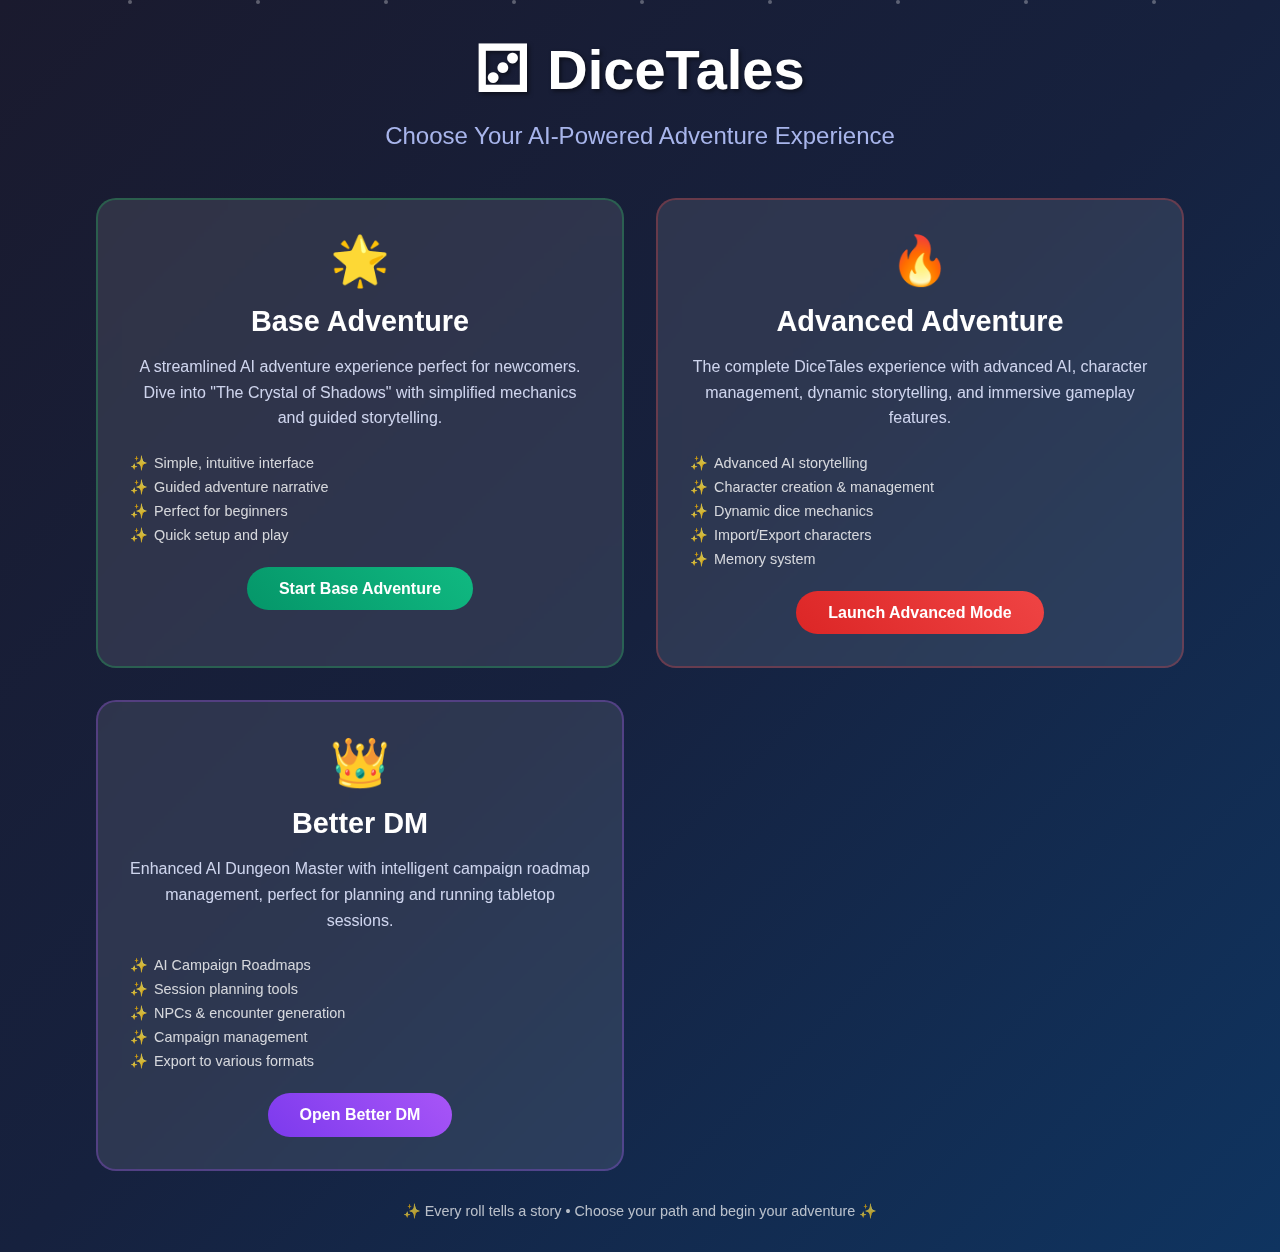
<file: index.html>
<!DOCTYPE html>
<html lang="en">
<head>
    <meta charset="UTF-8">
    <meta name="viewport" content="width=device-width, initial-scale=1.0">
    <title>DiceTales - Choose Your Adventure</title>
    <meta name="description" content="Choose your AI-powered adventure experience from three different game modes">
    
    <!-- Favicon -->
    <link rel="icon" type="image/x-icon" href="data:image/svg+xml,<svg xmlns='http://www.w3.org/2000/svg' viewBox='0 0 100 100'><text y='.9em' font-size='90'>⚂</text></svg>">
    
    <style>
        * {
            margin: 0;
            padding: 0;
            box-sizing: border-box;
        }

        body {
            font-family: 'Segoe UI', Tahoma, Geneva, Verdana, sans-serif;
            background: linear-gradient(135deg, #1a1a2e 0%, #16213e 50%, #0f3460 100%);
            min-height: 100vh;
            display: flex;
            flex-direction: column;
            justify-content: center;
            align-items: center;
            color: #fff;
            overflow-x: hidden;
        }

        .container {
            max-width: 1200px;
            width: 90%;
            text-align: center;
            padding: 2rem;
        }

        .main-title {
            font-size: 3.5rem;
            font-weight: bold;
            margin-bottom: 1rem;
            text-shadow: 2px 2px 4px rgba(0, 0, 0, 0.5);
            display: flex;
            align-items: center;
            justify-content: center;
            gap: 1rem;
        }

        .dice-icon {
            font-size: 4rem;
            animation: rotate 3s infinite ease-in-out;
        }

        @keyframes rotate {
            0%, 100% { transform: rotate(0deg); }
            50% { transform: rotate(180deg); }
        }

        .subtitle {
            font-size: 1.5rem;
            margin-bottom: 3rem;
            opacity: 0.9;
            color: #b8c6ff;
        }

        .ai-types-grid {
            display: grid;
            grid-template-columns: repeat(auto-fit, minmax(350px, 1fr));
            gap: 2rem;
            margin-bottom: 2rem;
        }

        .ai-type-card {
            background: rgba(255, 255, 255, 0.1);
            backdrop-filter: blur(10px);
            border-radius: 20px;
            padding: 2rem;
            border: 2px solid rgba(255, 255, 255, 0.2);
            transition: all 0.3s ease;
            cursor: pointer;
            position: relative;
            overflow: hidden;
        }

        .ai-type-card:hover {
            transform: translateY(-10px);
            border-color: rgba(255, 255, 255, 0.4);
            box-shadow: 0 20px 40px rgba(0, 0, 0, 0.3);
        }

        .ai-type-card::before {
            content: '';
            position: absolute;
            top: 0;
            left: -100%;
            width: 100%;
            height: 100%;
            background: linear-gradient(90deg, transparent, rgba(255, 255, 255, 0.1), transparent);
            transition: left 0.5s;
        }

        .ai-type-card:hover::before {
            left: 100%;
        }

        .card-icon {
            font-size: 3rem;
            margin-bottom: 1rem;
            display: block;
        }

        .card-title {
            font-size: 1.8rem;
            font-weight: bold;
            margin-bottom: 1rem;
            color: #fff;
        }

        .card-description {
            font-size: 1rem;
            line-height: 1.6;
            opacity: 0.9;
            margin-bottom: 1.5rem;
            color: #e0e6ff;
        }

        .card-features {
            list-style: none;
            text-align: left;
            margin-bottom: 1.5rem;
        }

        .card-features li {
            margin-bottom: 0.5rem;
            padding-left: 1.5rem;
            position: relative;
            font-size: 0.9rem;
            opacity: 0.8;
        }

        .card-features li::before {
            content: '✨';
            position: absolute;
            left: 0;
            top: 0;
        }

        .launch-btn {
            background: linear-gradient(45deg, #4f46e5, #7c3aed);
            color: white;
            border: none;
            padding: 0.8rem 2rem;
            border-radius: 50px;
            font-size: 1rem;
            font-weight: 600;
            cursor: pointer;
            transition: all 0.3s ease;
            text-decoration: none;
            display: inline-block;
        }

        .launch-btn:hover {
            transform: scale(1.05);
            box-shadow: 0 10px 20px rgba(79, 70, 229, 0.4);
        }

        .base-card {
            border-color: rgba(34, 197, 94, 0.3);
        }

        .base-card .launch-btn {
            background: linear-gradient(45deg, #059669, #10b981);
        }

        .base-card .launch-btn:hover {
            box-shadow: 0 10px 20px rgba(16, 185, 129, 0.4);
        }

        .advanced-card {
            border-color: rgba(239, 68, 68, 0.3);
        }

        .advanced-card .launch-btn {
            background: linear-gradient(45deg, #dc2626, #ef4444);
        }

        .advanced-card .launch-btn:hover {
            box-shadow: 0 10px 20px rgba(239, 68, 68, 0.4);
        }

        .better-dm-card {
            border-color: rgba(168, 85, 247, 0.3);
        }

        .better-dm-card .launch-btn {
            background: linear-gradient(45deg, #7c3aed, #a855f7);
        }

        .better-dm-card .launch-btn:hover {
            box-shadow: 0 10px 20px rgba(168, 85, 247, 0.4);
        }

        .footer {
            margin-top: 2rem;
            opacity: 0.7;
            font-size: 0.9rem;
        }

        @media (max-width: 768px) {
            .main-title {
                font-size: 2.5rem;
            }

            .dice-icon {
                font-size: 3rem;
            }

            .subtitle {
                font-size: 1.2rem;
                margin-bottom: 2rem;
            }

            .ai-types-grid {
                grid-template-columns: 1fr;
                gap: 1.5rem;
            }

            .ai-type-card {
                padding: 1.5rem;
            }

            .card-title {
                font-size: 1.5rem;
            }
        }

        /* Animated background particles */
        .particles {
            position: fixed;
            top: 0;
            left: 0;
            width: 100%;
            height: 100%;
            pointer-events: none;
            overflow: hidden;
            z-index: -1;
        }

        .particle {
            position: absolute;
            width: 4px;
            height: 4px;
            background: rgba(255, 255, 255, 0.3);
            border-radius: 50%;
            animation: float 20s infinite linear;
        }

        .particle:nth-child(1) { left: 10%; animation-delay: 0s; }
        .particle:nth-child(2) { left: 20%; animation-delay: 2s; }
        .particle:nth-child(3) { left: 30%; animation-delay: 4s; }
        .particle:nth-child(4) { left: 40%; animation-delay: 6s; }
        .particle:nth-child(5) { left: 50%; animation-delay: 8s; }
        .particle:nth-child(6) { left: 60%; animation-delay: 10s; }
        .particle:nth-child(7) { left: 70%; animation-delay: 12s; }
        .particle:nth-child(8) { left: 80%; animation-delay: 14s; }
        .particle:nth-child(9) { left: 90%; animation-delay: 16s; }

        @keyframes float {
            0% {
                transform: translateY(100vh) rotate(0deg);
                opacity: 0;
            }
            10% {
                opacity: 1;
            }
            90% {
                opacity: 1;
            }
            100% {
                transform: translateY(-100vh) rotate(360deg);
                opacity: 0;
            }
        }
    </style>
</head>
<body>
    <!-- Animated background particles -->
    <div class="particles">
        <div class="particle"></div>
        <div class="particle"></div>
        <div class="particle"></div>
        <div class="particle"></div>
        <div class="particle"></div>
        <div class="particle"></div>
        <div class="particle"></div>
        <div class="particle"></div>
        <div class="particle"></div>
    </div>

    <div class="container">
        <h1 class="main-title">
            <span class="dice-icon">⚂</span>
            DiceTales
        </h1>
        <p class="subtitle">Choose Your AI-Powered Adventure Experience</p>

        <div class="ai-types-grid">
            <!-- Base AI - Simple Adventure -->
            <div class="ai-type-card base-card" onclick="window.location.href='base/'">
                <span class="card-icon">🌟</span>
                <h2 class="card-title">Base Adventure</h2>
                <p class="card-description">
                    A streamlined AI adventure experience perfect for newcomers. Dive into "The Crystal of Shadows" with simplified mechanics and guided storytelling.
                </p>
                <ul class="card-features">
                    <li>Simple, intuitive interface</li>
                    <li>Guided adventure narrative</li>
                    <li>Perfect for beginners</li>
                    <li>Quick setup and play</li>
                </ul>
                <a href="base/" class="launch-btn">Start Base Adventure</a>
            </div>

            <!-- Advanced AI - Full Featured -->
            <div class="ai-type-card advanced-card" onclick="window.location.href='advanced/'">
                <span class="card-icon">🔥</span>
                <h2 class="card-title">Advanced Adventure</h2>
                <p class="card-description">
                    The complete DiceTales experience with advanced AI, character management, dynamic storytelling, and immersive gameplay features.
                </p>
                <ul class="card-features">
                    <li>Advanced AI storytelling</li>
                    <li>Character creation & management</li>
                    <li>Dynamic dice mechanics</li>
                    <li>Import/Export characters</li>
                    <li>Memory system</li>
                </ul>
                <a href="advanced/" class="launch-btn">Launch Advanced Mode</a>
            </div>

            <!-- Better DM - Campaign Management -->
            <div class="ai-type-card better-dm-card" onclick="window.location.href='better-dm/'">
                <span class="card-icon">👑</span>
                <h2 class="card-title">Better DM</h2>
                <p class="card-description">
                    Enhanced AI Dungeon Master with intelligent campaign roadmap management, perfect for planning and running tabletop sessions.
                </p>
                <ul class="card-features">
                    <li>AI Campaign Roadmaps</li>
                    <li>Session planning tools</li>
                    <li>NPCs & encounter generation</li>
                    <li>Campaign management</li>
                    <li>Export to various formats</li>
                </ul>
                <a href="better-dm/" class="launch-btn">Open Better DM</a>
            </div>
        </div>

        <div class="footer">
            <p>✨ Every roll tells a story • Choose your path and begin your adventure ✨</p>
        </div>
    </div>

    <script>
        // Add some interactivity
        document.addEventListener('DOMContentLoaded', function() {
            // Add click handlers for keyboard navigation
            document.addEventListener('keydown', function(e) {
                switch(e.key) {
                    case '1':
                        window.location.href = 'base/';
                        break;
                    case '2':
                        window.location.href = 'advanced/';
                        break;
                    case '3':
                        window.location.href = 'better-dm/';
                        break;
                }
            });

            // Add entrance animation
            const cards = document.querySelectorAll('.ai-type-card');
            cards.forEach((card, index) => {
                card.style.opacity = '0';
                card.style.transform = 'translateY(50px)';
                
                setTimeout(() => {
                    card.style.transition = 'all 0.6s ease';
                    card.style.opacity = '1';
                    card.style.transform = 'translateY(0)';
                }, 200 * index);
            });
        });
    </script>
</body>
</html>
</file>
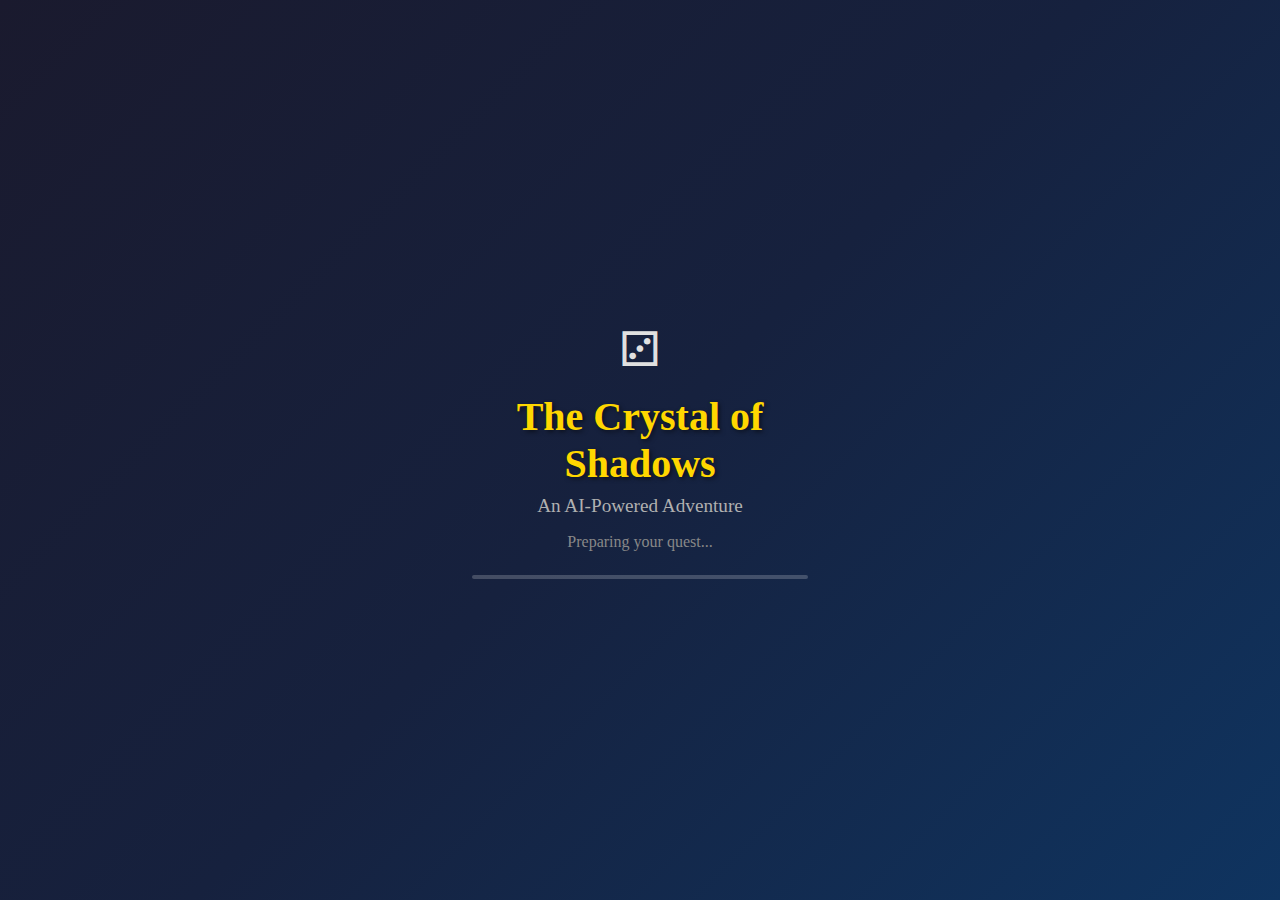
<file: base/index.html>
<!DOCTYPE html>
<html lang="en">
<head>
    <meta charset="UTF-8">
    <meta name="viewport" content="width=device-width, initial-scale=1.0">
    <title>DiceTales Base - The Crystal of Shadows</title>
    <meta name="description" content="An AI-powered adventure: The Crystal of Shadows">
    <link rel="stylesheet" href="css/style.css">
    <link rel="icon" type="image/x-icon" href="data:image/svg+xml,<svg xmlns='http://www.w3.org/2000/svg' viewBox='0 0 100 100'><text y='.9em' font-size='90'>⚂</text></svg>">
</head>
<body>
    <!-- Loading Screen -->
    <div id="loading-screen" class="loading-screen active">
        <div class="loading-content">
            <div class="loading-dice">⚂</div>
            <h1>The Crystal of Shadows</h1>
            <p class="loading-subtitle">An AI-Powered Adventure</p>
            <p class="loading-status">Preparing your quest...</p>
            <div class="loading-bar">
                <div class="loading-progress"></div>
            </div>
        </div>
    </div>

    <!-- Main Game Container -->
    <div id="app" class="app">
        <!-- Header -->
        <header class="app-header">
            <div class="header-content">
                <h1 class="app-title">
                    <span class="dice-icon">⚂</span>
                    The Crystal of Shadows
                </h1>
                <div class="header-info">
                    <span id="character-name">Hero</span> the <span id="character-class">Adventurer</span>
                    <span class="health-display">❤️ <span id="health">20</span>/20</span>
                </div>
            </div>
        </header>

        <!-- Main Content -->
        <main class="main-content">
            <!-- Character Setup Screen -->
            <section id="character-setup" class="screen active">
                <div class="setup-container">
                    <h2>Create Your Hero</h2>
                    <p>Before beginning your quest for the Crystal of Shadows, tell us about your character:</p>
                    
                    <form id="character-form" class="character-form">
                        <div class="form-group">
                            <label for="char-name">Character Name:</label>
                            <input type="text" id="char-name" value="Aelyn" placeholder="Enter your character's name">
                        </div>

                        <div class="form-group">
                            <label for="char-class">Character Class:</label>
                            <select id="char-class">
                                <option value="warrior">Warrior - Strong in combat, brave and determined</option>
                                <option value="mage">Mage - Wielder of magical arts and ancient knowledge</option>
                                <option value="rogue">Rogue - Stealthy and cunning, skilled in deception</option>
                                <option value="ranger">Ranger - Expert tracker and archer, friend to nature</option>
                                <option value="paladin">Paladin - Holy warrior devoted to justice and light</option>
                                <option value="cleric">Cleric - Divine healer and protector of the innocent</option>
                            </select>
                        </div>

                        <div class="form-group">
                            <label for="char-background">Background:</label>
                            <select id="char-background">
                                <option value="village-hero">Village Hero - Protected your hometown from bandits</option>
                                <option value="scholar">Scholar - Studied ancient lore in great libraries</option>
                                <option value="merchant">Merchant - Traveled trade routes across many lands</option>
                                <option value="soldier">Former Soldier - Served in the king's army</option>
                                <option value="hermit">Hermit - Lived alone, contemplating nature's mysteries</option>
                                <option value="noble">Noble - Born to wealth and privilege</option>
                            </select>
                        </div>

                        <button type="submit" class="btn-primary">Begin Adventure</button>
                    </form>
                </div>
            </section>

            <!-- Game Screen -->
            <section id="game-screen" class="screen">
                <div class="game-container">
                    <!-- Story Display -->
                    <div id="story-container" class="story-container">
                        <div id="story-content" class="story-content">
                            <!-- Story content will be added here -->
                        </div>
                    </div>

                    <!-- Action Panel -->
                    <div class="action-panel">
                        <div class="action-input">
                            <input type="text" id="action-input" placeholder="What do you do? (e.g., 'examine the door', 'cast a spell', 'search for clues')">
                            <button id="action-submit" class="btn-primary">Take Action</button>
                        </div>
                        
                        <div class="quick-actions">
                            <button class="quick-action" data-action="look around">👀 Look Around</button>
                            <button class="quick-action" data-action="check inventory">🎒 Inventory</button>
                            <button class="quick-action" data-action="cast light spell">✨ Light Spell</button>
                            <button class="quick-action" data-action="listen carefully">👂 Listen</button>
                        </div>
                    </div>
                </div>
            </section>
        </main>
    </div>

    <!-- Scripts -->
    <script src="js/game.js"></script>
</body>
</html>
</file>
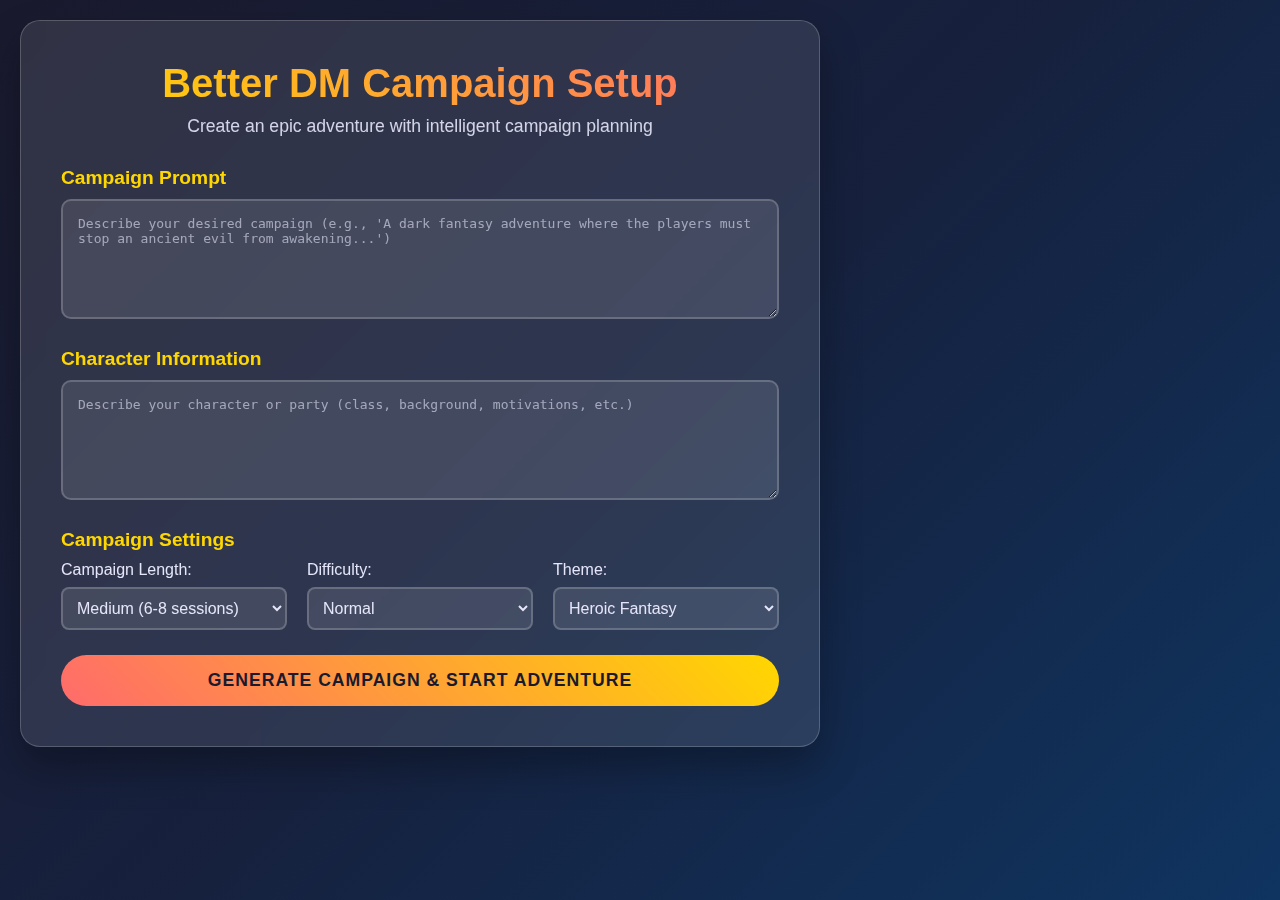
<file: better-dm/index.html>
<!DOCTYPE html>
<html lang="en">
<head>
    <meta charset="UTF-8">
    <meta name="viewport" content="width=device-width, initial-scale=1.0">
    <title>Better DM - Enhanced Campaign Management</title>
    
    <!-- Preload key resources -->
    <link rel="preload" href="css/better-dm-styles.css" as="style">
    <link rel="preload" href="js/campaignRoadmap.js" as="script">
    <link rel="preload" href="js/betterDMAI.js" as="script">
    
    <!-- Styles -->
    <link rel="stylesheet" href="css/better-dm-styles.css">
    
    <!-- Meta tags for SEO and social sharing -->
    <meta name="description" content="Better DM - Advanced AI Dungeon Master with intelligent campaign roadmap management">
    <meta name="keywords" content="DM, Dungeon Master, AI, Campaign Management, D&D, RPG, Tabletop">
    <meta name="author" content="DiceTales">
    
    <!-- Favicon -->
    <link rel="icon" type="image/x-icon" href="../favicon.ico">
    
    <!-- Open Graph meta tags -->
    <meta property="og:title" content="Better DM - Enhanced Campaign Management">
    <meta property="og:description" content="Advanced AI Dungeon Master with intelligent campaign roadmap management">
    <meta property="og:type" content="website">
    
    <!-- Preconnect to external domains for better performance -->
    <link rel="preconnect" href="https://api-inference.huggingface.co">
</head>
<body>
    <!-- Loading screen -->
    <div id="loading-overlay" class="loading-overlay">
        <div class="loading-spinner"></div>
        <div class="loading-text">Initializing Better DM...</div>
    </div>

    <!-- Main application container -->
    <div id="better-dm-app">
        <!-- Content will be dynamically generated by the application -->
    </div>

    <!-- Error boundary -->
    <div id="error-boundary" class="error-boundary" style="display: none;">
        <div class="error-content">
            <h2>🚫 Application Error</h2>
            <p>Something went wrong. Please refresh the page and try again.</p>
            <button onclick="location.reload()" class="primary-button">Refresh Page</button>
        </div>
    </div>

    <!-- Additional loading styles -->
    <style>
        .loading-overlay {
            position: fixed;
            top: 0;
            left: 0;
            width: 100%;
            height: 100%;
            background: linear-gradient(135deg, #1a1a2e 0%, #16213e 50%, #0f3460 100%);
            display: flex;
            flex-direction: column;
            align-items: center;
            justify-content: center;
            z-index: 9999;
            transition: opacity 0.5s ease;
        }

        .loading-spinner {
            width: 60px;
            height: 60px;
            border: 4px solid rgba(255, 215, 0, 0.3);
            border-top: 4px solid #ffd700;
            border-radius: 50%;
            animation: spin 1s linear infinite;
            margin-bottom: 20px;
        }

        @keyframes spin {
            0% { transform: rotate(0deg); }
            100% { transform: rotate(360deg); }
        }

        .loading-text {
            color: #e6e6fa;
            font-size: 1.2em;
            font-weight: 500;
            letter-spacing: 1px;
        }

        .error-boundary {
            position: fixed;
            top: 0;
            left: 0;
            width: 100%;
            height: 100%;
            background: rgba(0, 0, 0, 0.9);
            display: flex;
            align-items: center;
            justify-content: center;
            z-index: 10000;
        }

        .error-content {
            background: rgba(255, 255, 255, 0.1);
            backdrop-filter: blur(10px);
            border-radius: 20px;
            padding: 40px;
            text-align: center;
            border: 1px solid rgba(255, 255, 255, 0.2);
            color: #e6e6fa;
        }

        .error-content h2 {
            color: #ff6b6b;
            margin-bottom: 20px;
        }

        .error-content p {
            margin-bottom: 30px;
            opacity: 0.9;
        }
    </style>

    <!-- Core Scripts -->
    <script>
        // Global error handling
        window.addEventListener('error', function(event) {
            console.error('Global error:', event.error);
            showErrorBoundary();
        });

        window.addEventListener('unhandledrejection', function(event) {
            console.error('Unhandled promise rejection:', event.reason);
            showErrorBoundary();
        });

        function showErrorBoundary() {
            const errorBoundary = document.getElementById('error-boundary');
            const loadingOverlay = document.getElementById('loading-overlay');
            
            if (errorBoundary) {
                errorBoundary.style.display = 'flex';
            }
            
            if (loadingOverlay) {
                loadingOverlay.style.display = 'none';
            }
        }

        function hideLoadingOverlay() {
            const loadingOverlay = document.getElementById('loading-overlay');
            if (loadingOverlay) {
                loadingOverlay.style.opacity = '0';
                setTimeout(() => {
                    loadingOverlay.style.display = 'none';
                }, 500);
            }
        }

        // Simple logger for development
        window.logger = {
            info: (...args) => console.log('[INFO]', ...args),
            warn: (...args) => console.warn('[WARN]', ...args),
            error: (...args) => console.error('[ERROR]', ...args),
            debug: (...args) => console.log('[DEBUG]', ...args)
        };

        // Performance monitoring
        window.performance.mark('better-dm-start');
        
        // Check for required features
        if (!window.fetch) {
            alert('Your browser does not support required features. Please use a modern browser.');
        }
    </script>

    <!-- Load configuration -->
    <script src="js/config.js"></script>
    
    <!-- Load campaign roadmap manager -->
    <script src="js/campaignRoadmap.js"></script>
    
    <!-- Load Better DM AI -->
    <script src="js/betterDMAI.js"></script>
    
    <!-- Load main application -->
    <script src="js/betterDMApp.js"></script>

    <!-- Initialize and cleanup -->
    <script>
        // Wait for all scripts to load, then hide loading overlay
        window.addEventListener('load', function() {
            // Mark performance end
            window.performance.mark('better-dm-loaded');
            window.performance.measure('better-dm-load-time', 'better-dm-start', 'better-dm-loaded');
            
            // Log performance info
            const loadTime = window.performance.getEntriesByName('better-dm-load-time')[0];
            if (loadTime) {
                logger.info(`Better DM loaded in ${loadTime.duration.toFixed(2)}ms`);
            }
            
            // Hide loading overlay after a brief delay
            setTimeout(hideLoadingOverlay, 500);
        });

        // Cleanup function for when page is unloaded
        window.addEventListener('beforeunload', function() {
            // Perform any necessary cleanup
            if (window.betterDMApp && window.betterDMApp.cleanup) {
                window.betterDMApp.cleanup();
            }
        });

        // Keyboard shortcuts
        document.addEventListener('keydown', function(event) {
            // Global keyboard shortcuts
            if (event.ctrlKey || event.metaKey) {
                switch (event.key) {
                    case 's':
                        event.preventDefault();
                        if (window.betterDMApp && window.betterDMApp.saveCampaign) {
                            window.betterDMApp.saveCampaign();
                        }
                        break;
                    case 'r':
                        if (window.betterDMApp && window.betterDMApp.showRoadmapModal) {
                            event.preventDefault();
                            window.betterDMApp.showRoadmapModal();
                        }
                        break;
                }
            }
            
            // Escape key to close modals
            if (event.key === 'Escape') {
                if (window.betterDMApp && window.betterDMApp.hideRoadmapModal) {
                    window.betterDMApp.hideRoadmapModal();
                }
            }
        });

        // Handle visibility changes (tab switching)
        document.addEventListener('visibilitychange', function() {
            if (document.hidden) {
                // Page is now hidden
                logger.debug('Better DM app hidden');
            } else {
                // Page is now visible
                logger.debug('Better DM app visible');
            }
        });

        // Responsive viewport handling
        function handleViewportChange() {
            const viewport = window.innerWidth;
            const appContainer = document.getElementById('better-dm-app');
            
            if (appContainer) {
                if (viewport < 768) {
                    appContainer.classList.add('mobile');
                } else {
                    appContainer.classList.remove('mobile');
                }
            }
        }

        window.addEventListener('resize', handleViewportChange);
        handleViewportChange(); // Initial check

        // Development helpers (removed in production)
        if (window.location.hostname === 'localhost' || window.location.hostname === '127.0.0.1') {
            // Add development helpers
            window.debugBetterDM = {
                getAppState: () => window.betterDMApp,
                getAI: () => window.betterDMApp?.dmAI,
                getRoadmap: () => window.betterDMApp?.dmAI?.roadmapManager,
                exportState: () => window.betterDMApp?.dmAI?.exportState(),
                logger: window.logger
            };
            
            // Load demo script for development
            const demoScript = document.createElement('script');
            demoScript.src = 'js/demo.js';
            document.head.appendChild(demoScript);
            
            logger.info('🛠️ Development mode enabled. Access debug tools via window.debugBetterDM');
        }
    </script>

    <!-- Analytics placeholder (add your analytics code here) -->
    <script>
        // Add your analytics tracking code here
        // Example: Google Analytics, Mixpanel, etc.
    </script>
</body>
</html>
</file>
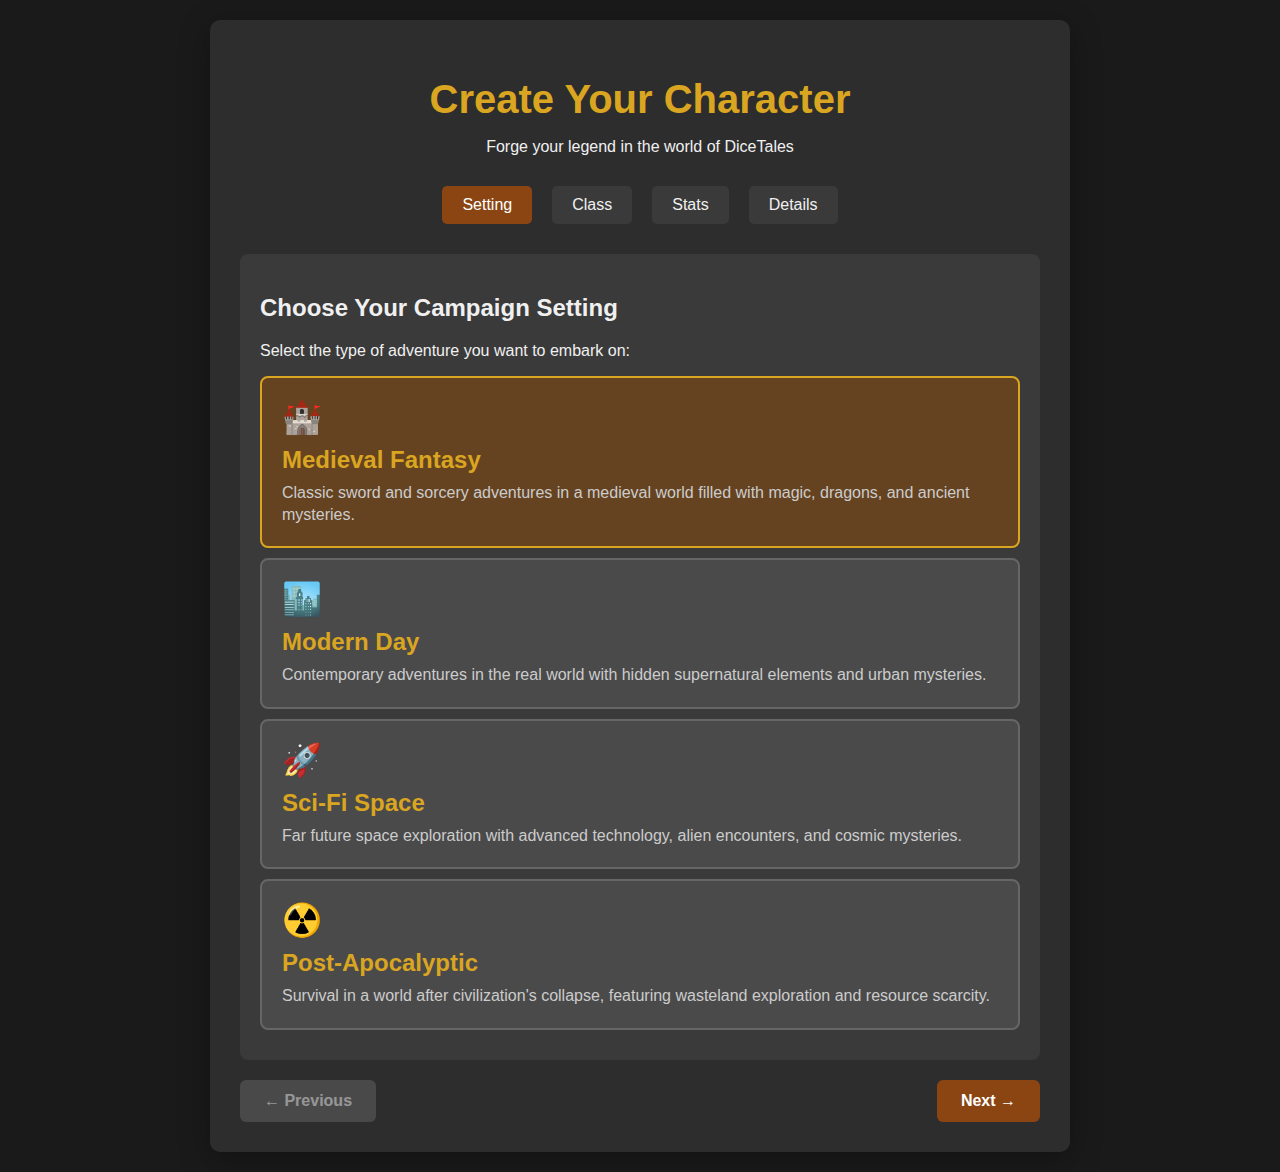
<file: character-test.html>
<!DOCTYPE html>
<html lang="en">
<head>
    <meta charset="UTF-8">
    <meta name="viewport" content="width=device-width, initial-scale=1.0">
    <title>Character Creation Test</title>
    <style>
        body {
            font-family: Arial, sans-serif;
            background: #1a1a1a;
            color: #f0f0f0;
            margin: 0;
            padding: 20px;
        }
        .character-creation {
            max-width: 800px;
            margin: 0 auto;
            background: #2d2d2d;
            border-radius: 10px;
            padding: 30px;
            box-shadow: 0 8px 32px rgba(0, 0, 0, 0.3);
        }
        .creation-header {
            text-align: center;
            margin-bottom: 30px;
        }
        .creation-header h1 {
            color: #DAA520;
            font-size: 2.5rem;
            margin-bottom: 10px;
        }
        .step-indicator {
            display: flex;
            justify-content: center;
            margin-bottom: 30px;
        }
        .step {
            padding: 10px 20px;
            margin: 0 10px;
            background: #3a3a3a;
            border-radius: 5px;
            cursor: pointer;
        }
        .step.active {
            background: #8B4513;
            color: white;
        }
        .creation-content {
            min-height: 400px;
            background: #3a3a3a;
            border-radius: 8px;
            padding: 20px;
            margin-bottom: 20px;
        }
        .nav-buttons {
            display: flex;
            justify-content: space-between;
            gap: 10px;
        }
        .btn {
            padding: 12px 24px;
            border: none;
            border-radius: 6px;
            cursor: pointer;
            font-size: 16px;
            font-weight: bold;
            transition: all 0.3s ease;
        }
        .btn-primary { background: #8B4513; color: white; }
        .btn-secondary { background: #666; color: white; }
        .btn-success { background: #4CAF50; color: white; }
        .btn:hover { transform: translateY(-2px); }
        .btn:disabled { opacity: 0.5; cursor: not-allowed; }
        
        .setting-option {
            background: #4a4a4a;
            border: 2px solid #666;
            border-radius: 8px;
            padding: 20px;
            margin: 10px 0;
            cursor: pointer;
            transition: all 0.3s ease;
        }
        .setting-option:hover {
            border-color: #8B4513;
            background: #5a5a5a;
        }
        .setting-option.selected {
            border-color: #DAA520;
            background: #654321;
        }
        .setting-icon {
            font-size: 2rem;
            margin-bottom: 10px;
        }
        .setting-name {
            font-size: 1.5rem;
            font-weight: bold;
            color: #DAA520;
            margin-bottom: 8px;
        }
        .setting-description {
            color: #ccc;
            line-height: 1.4;
        }
    </style>
</head>
<body>
    <div class="character-creation" id="character-creation">
        <div class="creation-header">
            <h1>Create Your Character</h1>
            <p>Forge your legend in the world of DiceTales</p>
        </div>
        
        <div class="step-indicator" id="step-indicator">
            <div class="step active">Setting</div>
            <div class="step">Class</div>
            <div class="step">Stats</div>
            <div class="step">Details</div>
        </div>
        
        <div class="creation-content" id="creation-content">
            <h2>Choose Your Campaign Setting</h2>
            <p>Select the type of adventure you want to embark on:</p>
            
            <div class="setting-option selected" onclick="selectSetting(this, 'medieval-fantasy')">
                <div class="setting-icon">🏰</div>
                <div class="setting-name">Medieval Fantasy</div>
                <div class="setting-description">Classic sword and sorcery adventures in a medieval world filled with magic, dragons, and ancient mysteries.</div>
            </div>
            
            <div class="setting-option" onclick="selectSetting(this, 'modern-day')">
                <div class="setting-icon">🏙️</div>
                <div class="setting-name">Modern Day</div>
                <div class="setting-description">Contemporary adventures in the real world with hidden supernatural elements and urban mysteries.</div>
            </div>
            
            <div class="setting-option" onclick="selectSetting(this, 'sci-fi-space')">
                <div class="setting-icon">🚀</div>
                <div class="setting-name">Sci-Fi Space</div>
                <div class="setting-description">Far future space exploration with advanced technology, alien encounters, and cosmic mysteries.</div>
            </div>
            
            <div class="setting-option" onclick="selectSetting(this, 'post-apocalyptic')">
                <div class="setting-icon">☢️</div>
                <div class="setting-name">Post-Apocalyptic</div>
                <div class="setting-description">Survival in a world after civilization's collapse, featuring wasteland exploration and resource scarcity.</div>
            </div>
        </div>
        
        <div class="step-navigation">
            <div class="nav-buttons">
                <button class="btn btn-secondary" disabled>← Previous</button>
                <button class="btn btn-primary">Next →</button>
                <button class="btn btn-success" style="display: none;">Start Adventure! 🎲</button>
            </div>
        </div>
    </div>

    <script>
        function selectSetting(element, setting) {
            // Remove selected class from all options
            document.querySelectorAll('.setting-option').forEach(opt => {
                opt.classList.remove('selected');
            });
            
            // Add selected class to clicked option
            element.classList.add('selected');
            
            console.log('Selected setting:', setting);
        }
        
        // Test if this loads correctly
        console.log('Character creation test page loaded');
    </script>
</body>
</html>
</file>
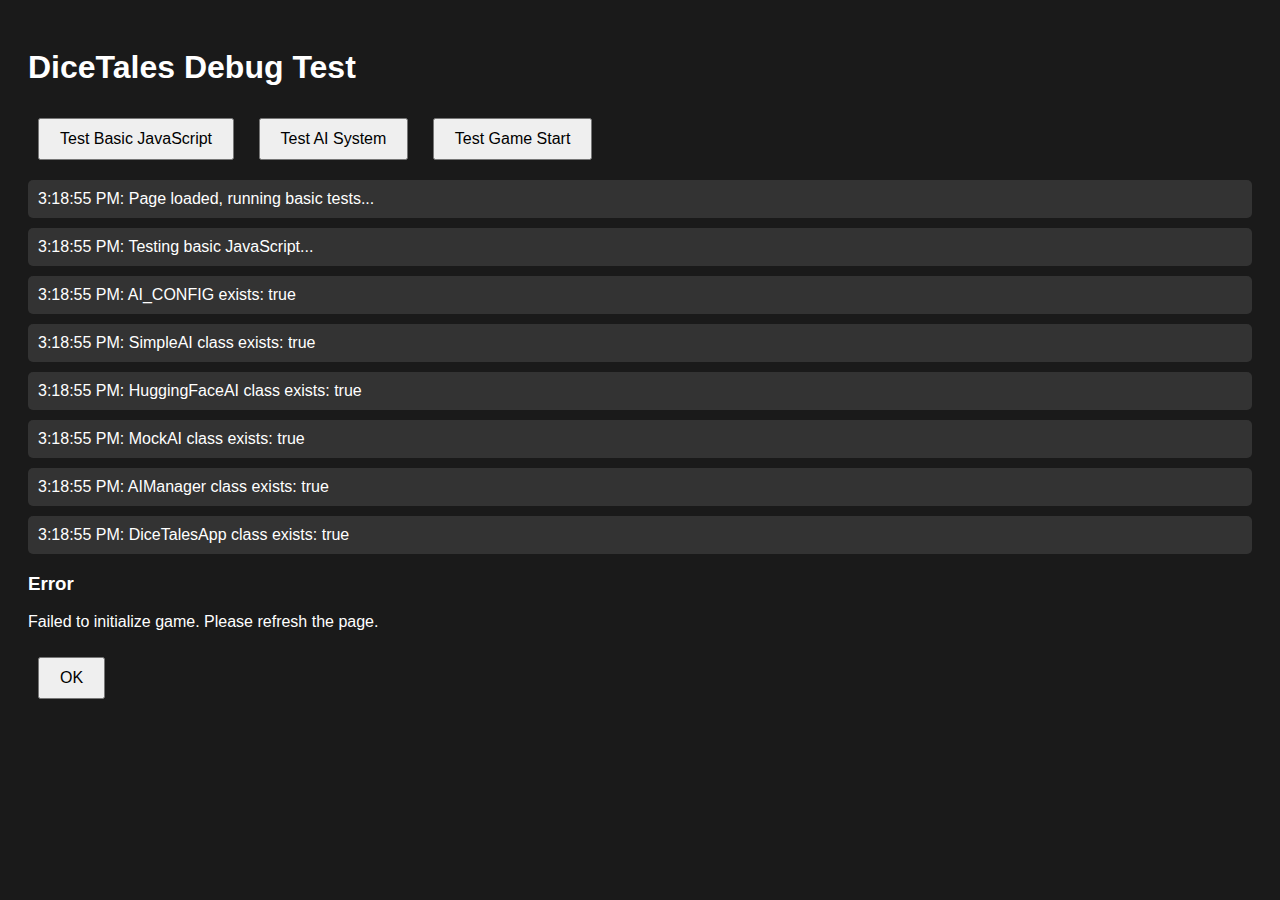
<file: debug-simple.html>
<!DOCTYPE html>
<html lang="en">
<head>
    <meta charset="UTF-8">
    <meta name="viewport" content="width=device-width, initial-scale=1.0">
    <title>DiceTales Debug</title>
    <style>
        body { font-family: Arial, sans-serif; padding: 20px; background: #1a1a1a; color: #fff; }
        .log { background: #333; padding: 10px; margin: 10px 0; border-radius: 5px; }
        button { padding: 10px 20px; font-size: 16px; margin: 10px; cursor: pointer; }
    </style>
</head>
<body>
    <h1>DiceTales Debug Test</h1>
    <button onclick="testBasicStuff()">Test Basic JavaScript</button>
    <button onclick="testAISystem()">Test AI System</button>
    <button onclick="testGameStart()">Test Game Start</button>
    
    <div id="log-area"></div>

    <!-- Load core scripts -->
    <script src="js/config.js"></script>
    <script src="js/simpleAI.js"></script>
    <script src="js/huggingfaceAI.js"></script>
    <script src="js/mockAI.js"></script>
    <script src="js/utils.js"></script>
    <script src="js/gameState.js"></script>
    <script src="js/character.js"></script>
    <script src="js/dice.js"></script>
    <script src="js/ai.js"></script>
    <script src="js/audio.js"></script>
    <script src="js/ui.js"></script>
    <script src="js/main.js"></script>

    <script>
        function log(message) {
            console.log(message);
            const logArea = document.getElementById('log-area');
            const logEntry = document.createElement('div');
            logEntry.className = 'log';
            logEntry.textContent = new Date().toLocaleTimeString() + ': ' + message;
            logArea.appendChild(logEntry);
        }

        function testBasicStuff() {
            log('Testing basic JavaScript...');
            log('AI_CONFIG exists: ' + (typeof AI_CONFIG !== 'undefined'));
            log('SimpleAI class exists: ' + (typeof SimpleAI !== 'undefined'));
            log('HuggingFaceAI class exists: ' + (typeof HuggingFaceAI !== 'undefined'));
            log('MockAI class exists: ' + (typeof MockAI !== 'undefined'));
            log('AIManager class exists: ' + (typeof AIManager !== 'undefined'));
            log('DiceTalesApp class exists: ' + (typeof DiceTalesApp !== 'undefined'));
        }

        function testAISystem() {
            log('Testing AI system...');
            try {
                if (typeof AIManager !== 'undefined') {
                    const ai = new AIManager();
                    log('AIManager created successfully');
                } else {
                    log('ERROR: AIManager class not found');
                }
            } catch (error) {
                log('ERROR creating AIManager: ' + error.message);
            }
        }

        function testGameStart() {
            log('Testing game start...');
            try {
                if (typeof DiceTalesApp !== 'undefined') {
                    const app = new DiceTalesApp();
                    log('DiceTalesApp created successfully');
                    log('App initialized: ' + app.initialized);
                } else {
                    log('ERROR: DiceTalesApp class not found');
                }
            } catch (error) {
                log('ERROR creating DiceTalesApp: ' + error.message);
            }
        }

        // Auto-run basic test
        window.addEventListener('load', () => {
            log('Page loaded, running basic tests...');
            testBasicStuff();
        });
    </script>
</body>
</html>
</file>
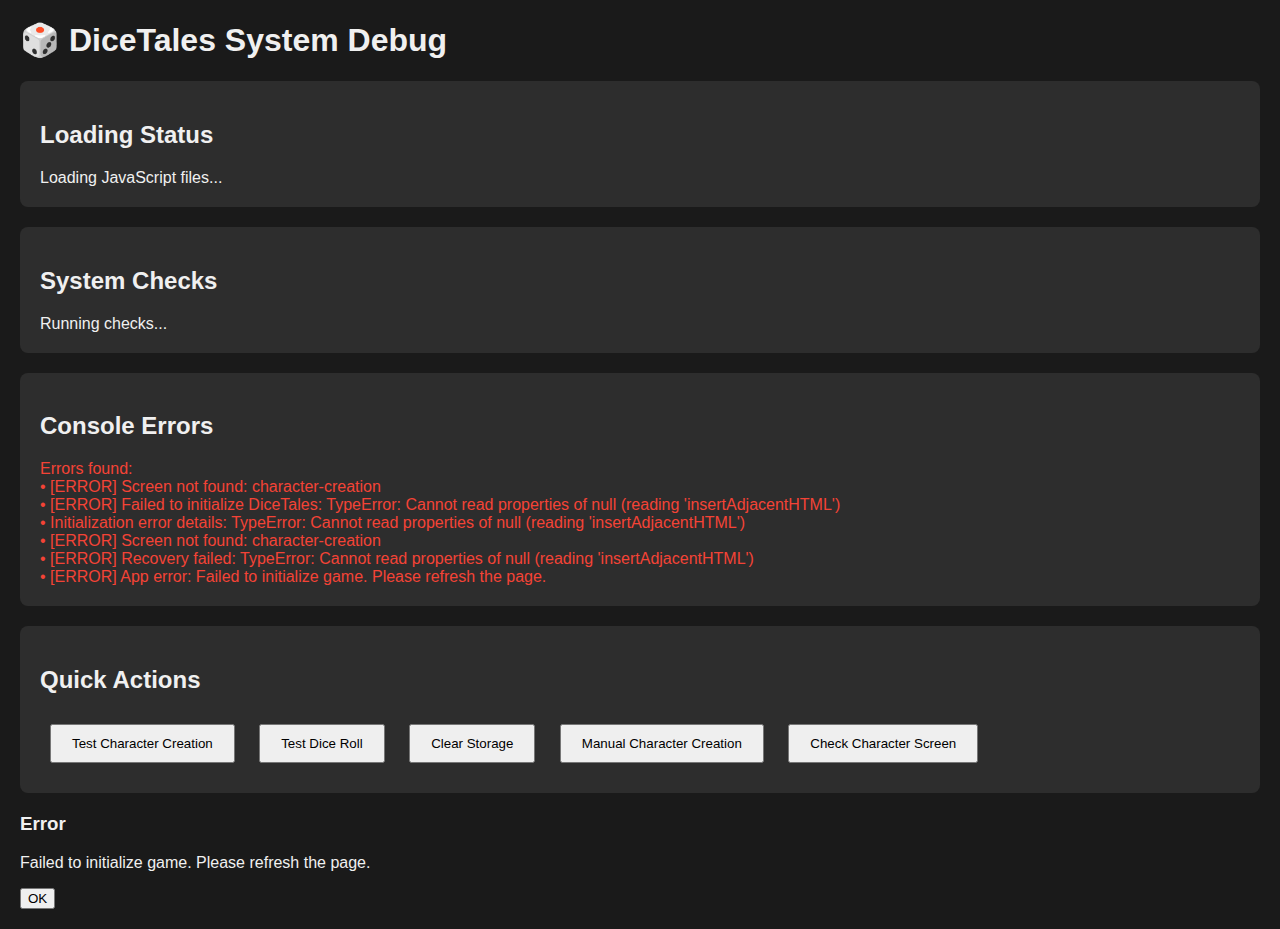
<file: debug.html>
<!DOCTYPE html>
<html lang="en">
<head>
    <meta charset="UTF-8">
    <meta name="viewport" content="width=device-width, initial-scale=1.0">
    <title>DiceTales Debug</title>
    <style>
        body {
            font-family: Arial, sans-serif;
            margin: 20px;
            background: #1a1a1a;
            color: #f0f0f0;
        }
        .debug-info {
            background: #2d2d2d;
            padding: 20px;
            border-radius: 8px;
            margin-bottom: 20px;
        }
        .error { color: #f44336; }
        .success { color: #4CAF50; }
        .warning { color: #FF9800; }
    </style>
</head>
<body>
    <h1>🎲 DiceTales System Debug</h1>
    
    <div class="debug-info">
        <h2>Loading Status</h2>
        <div id="loading-status">Loading JavaScript files...</div>
    </div>
    
    <div class="debug-info">
        <h2>System Checks</h2>
        <div id="system-checks">Running checks...</div>
    </div>
    
    <div class="debug-info">
        <h2>Console Errors</h2>
        <div id="console-errors">Monitoring for errors...</div>
    </div>
    
    <div class="debug-info">
        <h2>Quick Actions</h2>
        <button onclick="testCharacterCreation()" style="margin: 10px; padding: 10px 20px;">Test Character Creation</button>
        <button onclick="testDiceRoll()" style="margin: 10px; padding: 10px 20px;">Test Dice Roll</button>
        <button onclick="clearStorage()" style="margin: 10px; padding: 10px 20px;">Clear Storage</button>
        <button onclick="manualCharacterCreation()" style="margin: 10px; padding: 10px 20px;">Manual Character Creation</button>
        <button onclick="checkCharacterScreen()" style="margin: 10px; padding: 10px 20px;">Check Character Screen</button>
    </div>

    <!-- Load JavaScript files -->
    <script src="js/utils.js"></script>
    <script src="js/gameState.js"></script>
    <script src="js/character.js"></script>
    <script src="js/dice.js"></script>
    <script src="js/ai.js"></script>
    <script src="js/audio.js"></script>
    <script src="js/ui.js"></script>
    <script src="js/main.js"></script>
    
    <script>
        // Capture console errors
        const originalError = console.error;
        const errors = [];
        console.error = function(...args) {
            errors.push(args.join(' '));
            updateErrorDisplay();
            originalError.apply(console, args);
        };
        
        function updateErrorDisplay() {
            const errorDiv = document.getElementById('console-errors');
            if (errors.length === 0) {
                errorDiv.innerHTML = '<span class="success">No errors detected</span>';
            } else {
                errorDiv.innerHTML = '<span class="error">Errors found:</span><br>' + 
                    errors.map(err => `<div class="error">• ${err}</div>`).join('');
            }
        }
        
        // Wait for DOM and check systems
        document.addEventListener('DOMContentLoaded', () => {
            setTimeout(checkSystems, 1000);
        });
        
        function checkSystems() {
            const statusDiv = document.getElementById('loading-status');
            const checksDiv = document.getElementById('system-checks');
            
            statusDiv.innerHTML = '<span class="success">JavaScript files loaded</span>';
            
            const checks = [
                { name: 'Utils (logger)', test: () => typeof logger !== 'undefined' },
                { name: 'Utils (eventBus)', test: () => typeof eventBus !== 'undefined' },
                { name: 'GameState', test: () => typeof gameState !== 'undefined' },
                { name: 'CharacterManager', test: () => typeof characterManager !== 'undefined' },
                { name: 'DiceSystem', test: () => typeof diceSystem !== 'undefined' },
                { name: 'AIManager', test: () => typeof aiManager !== 'undefined' },
                { name: 'AudioManager', test: () => typeof audioManager !== 'undefined' },
                { name: 'UIManager', test: () => typeof uiManager !== 'undefined' },
                { name: 'Main App', test: () => typeof app !== 'undefined' },
                { name: 'createElement', test: () => typeof createElement === 'function' },
                { name: 'showToast', test: () => typeof showToast === 'function' }
            ];
            
            let html = '';
            let passCount = 0;
            
            checks.forEach(check => {
                try {
                    const passed = check.test();
                    const status = passed ? 'success' : 'error';
                    const icon = passed ? '✅' : '❌';
                    html += `<div class="${status}">${icon} ${check.name}</div>`;
                    if (passed) passCount++;
                } catch (e) {
                    html += `<div class="error">❌ ${check.name} (Error: ${e.message})</div>`;
                }
            });
            
            html += `<br><strong>Status: ${passCount}/${checks.length} systems ready</strong>`;
            checksDiv.innerHTML = html;
            
            // If everything is loaded, try to show why the main page might be empty
            if (passCount === checks.length) {
                setTimeout(diagnosePage, 1000);
            }
        }
        
        function diagnosePage() {
            const checksDiv = document.getElementById('system-checks');
            const currentHtml = checksDiv.innerHTML;
            
            // Check loading screen status
            const loadingScreen = parent.document?.getElementById('loading-screen') || 
                                 document.getElementById('loading-screen');
            
            let diagnostic = '<br><br><strong>Page Diagnostic:</strong><br>';
            
            if (loadingScreen) {
                const isActive = loadingScreen.classList.contains('active');
                const display = loadingScreen.style.display;
                diagnostic += `Loading screen: Active=${isActive}, Display=${display || 'default'}<br>`;
            } else {
                diagnostic += 'Loading screen: Not found<br>';
            }
            
            // Check if app initialized
            if (typeof app !== 'undefined' && app.initialized) {
                diagnostic += `<span class="success">App initialized: ${app.initialized}</span><br>`;
                diagnostic += `Current screen: ${app.currentScreen}<br>`;
            } else {
                diagnostic += `<span class="error">App not initialized</span><br>`;
            }
            
            checksDiv.innerHTML = currentHtml + diagnostic;
        }
        
        function testCharacterCreation() {
            if (typeof app !== 'undefined' && app.showCharacterCreation) {
                app.showCharacterCreation();
                alert('Character creation triggered - check main window');
            } else {
                alert('Character creation not available');
            }
        }
        
        function testDiceRoll() {
            if (typeof diceSystem !== 'undefined') {
                diceSystem.selectedDice = ['d20'];
                diceSystem.rollDice();
                alert('Dice roll triggered');
            } else {
                alert('Dice system not available');
            }
        }
        
        function clearStorage() {
            localStorage.clear();
            sessionStorage.clear();
            alert('Storage cleared - refresh the page');
        }
        
        function manualCharacterCreation() {
            if (typeof characterManager !== 'undefined') {
                console.log('Manually triggering character creation...');
                characterManager.showCharacterCreation();
                alert('Character creation triggered - check console for logs');
            } else {
                alert('Character manager not available');
            }
        }
        
        function checkCharacterScreen() {
            const characterScreen = document.getElementById('character-creation');
            const creationContent = document.getElementById('creation-content');
            
            let info = 'Character Screen Check:\n';
            info += `- Character screen exists: ${!!characterScreen}\n`;
            info += `- Character screen display: ${characterScreen?.style.display || 'default'}\n`;
            info += `- Creation content exists: ${!!creationContent}\n`;
            info += `- Creation content innerHTML length: ${creationContent?.innerHTML.length || 0}\n`;
            
            if (creationContent && creationContent.innerHTML.length > 0) {
                info += `- Content preview: ${creationContent.innerHTML.substring(0, 100)}...\n`;
            }
            
            alert(info);
            console.log('Character screen check:', {
                characterScreen,
                creationContent,
                characterScreenDisplay: characterScreen?.style.display,
                contentLength: creationContent?.innerHTML.length,
                contentPreview: creationContent?.innerHTML.substring(0, 200)
            });
        }
    </script>
</body>
</html>
</file>
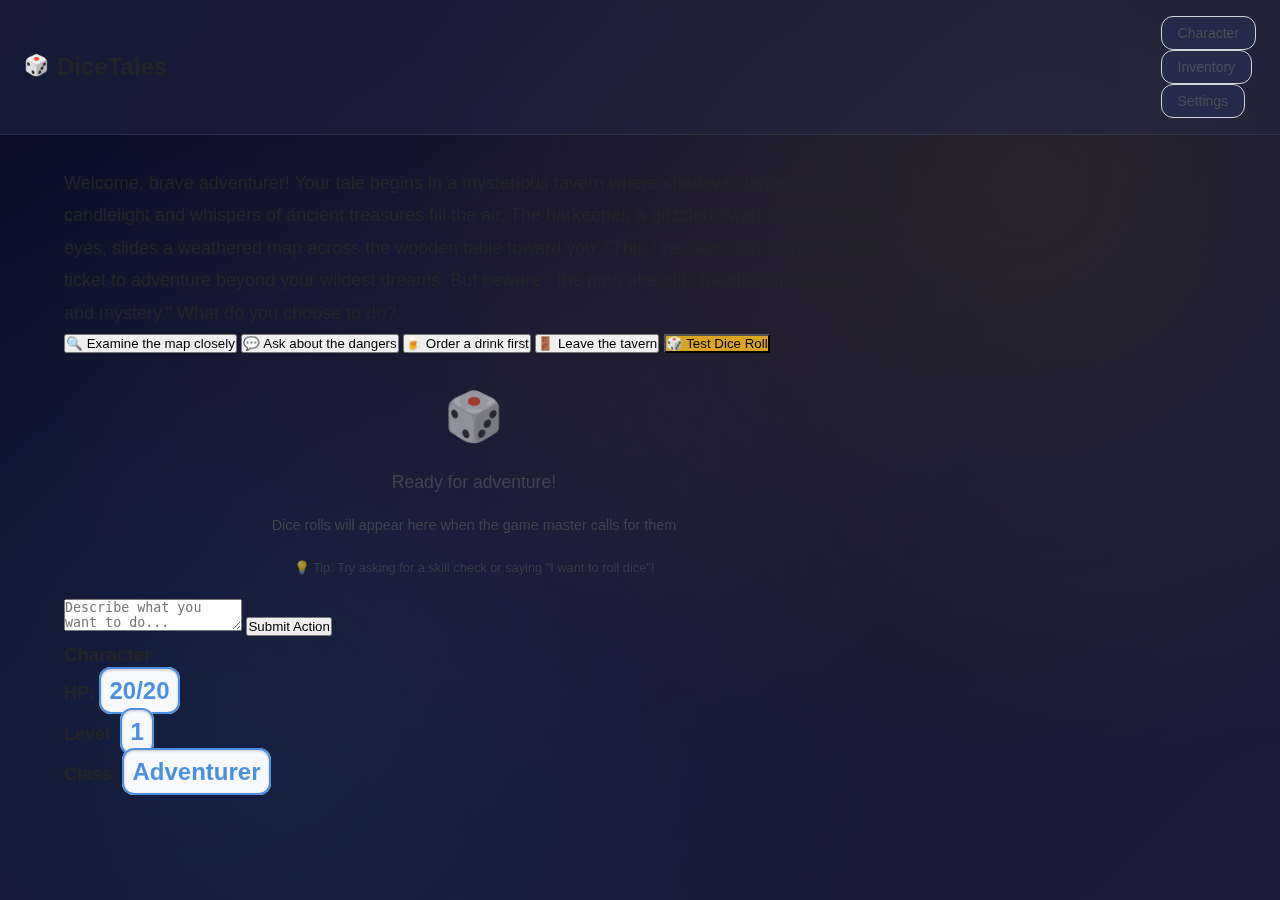
<file: quick-start.html>
<!DOCTYPE html>
<html lang="en">
<head>
    <meta charset="UTF-8">
    <meta name="viewport" content="width=device-width, initial-scale=1.0">
    <title>DiceTales - Quick Start</title>
    <link rel="stylesheet" href="css/main.css">
    <link rel="stylesheet" href="css/character.css">
    <link rel="stylesheet" href="css/dice.css">
    <link rel="stylesheet" href="css/responsive.css">
</head>
<body>
    <!-- Main Application Container -->
    <div id="app" class="app">
        <!-- Navigation Header -->
        <header class="app-header">
            <div class="header-content">
                <h1 class="app-title">
                    <span class="dice-icon">🎲</span>
                    DiceTales
                </h1>
                <nav class="app-nav">
                    <button class="nav-btn" onclick="showCharacter()">Character</button>
                    <button class="nav-btn" onclick="showInventory()">Inventory</button>
                    <button class="nav-btn" onclick="showSettings()">Settings</button>
                </nav>
            </div>
        </header>

        <!-- Game Screen -->
        <main class="screen game-screen active" id="game-screen">
            <div class="game-layout">
                <!-- Story Panel -->
                <section class="story-panel">
                    <div class="story-content" id="story-content">
                        <div class="story-entry dm-response">
                            <div class="entry-content">
                                Welcome, brave adventurer! Your tale begins in a mysterious tavern where shadows dance in the candlelight and whispers of ancient treasures fill the air. 
                                
                                The barkeeper, a grizzled dwarf with knowing eyes, slides a weathered map across the wooden table toward you. "This," he says with a grin, "is your ticket to adventure beyond your wildest dreams. But beware - the path ahead is fraught with danger and mystery."
                                
                                What do you choose to do?
                            </div>
                        </div>
                    </div>
                </section>

                <!-- Action Panel -->
                <section class="action-panel">
                    <div class="action-buttons" id="action-buttons">
                        <button class="action-btn" onclick="takeAction('Examine the map closely')">🔍 Examine the map closely</button>
                        <button class="action-btn" onclick="takeAction('Ask the barkeeper about the dangers')">💬 Ask about the dangers</button>
                        <button class="action-btn" onclick="takeAction('Order a drink and gather information')">🍺 Order a drink first</button>
                        <button class="action-btn" onclick="takeAction('Leave the tavern immediately')">🚪 Leave the tavern</button>
                        <button class="action-btn" onclick="testDiceRoll()" style="background: #DAA520;">🎲 Test Dice Roll</button>
                    </div>
                    
                    <!-- Dice Display -->
                    <div class="dice-display" id="dice-display">
                        <div class="dice-waiting" style="text-align: center; padding: 20px; color: var(--text-secondary, #888);">
                            <div style="font-size: 3rem; margin-bottom: 10px; opacity: 0.6;">🎲</div>
                            <p style="margin-bottom: 15px; font-size: 1.1rem;">Ready for adventure!</p>
                            <p style="margin-bottom: 20px; font-size: 0.9rem; opacity: 0.8;">Dice rolls will appear here when the game master calls for them</p>
                            <div style="margin-top: 15px; font-size: 0.8rem; opacity: 0.6;">
                                💡 Tip: Try asking for a skill check or saying "I want to roll dice"!
                            </div>
                        </div>
                    </div>
                    
                    <!-- Manual Action Input -->
                    <div class="manual-action">
                        <textarea id="manual-action-input" placeholder="Describe what you want to do..." rows="2"></textarea>
                        <button class="btn-submit" onclick="submitManualAction()">Submit Action</button>
                    </div>
                </section>

                <!-- Character Info -->
                <aside class="character-info">
                    <h3>Character</h3>
                    <div class="character-stats">
                        <div class="stat">
                            <span class="stat-label">HP:</span>
                            <span class="stat-value">20/20</span>
                        </div>
                        <div class="stat">
                            <span class="stat-label">Level:</span>
                            <span class="stat-value">1</span>
                        </div>
                        <div class="stat">
                            <span class="stat-label">Class:</span>
                            <span class="stat-value">Adventurer</span>
                        </div>
                    </div>
                </aside>
            </div>
        </main>
    </div>

    <style>
        /* Additional loading animations */
        @keyframes pulse {
            0%, 100% { opacity: 0.7; transform: scale(1); }
            50% { opacity: 1; transform: scale(1.05); }
        }
        
        @keyframes spin {
            0% { transform: rotate(0deg); }
            100% { transform: rotate(360deg); }
        }
        
        @keyframes slideInUp {
            from {
                opacity: 0;
                transform: translateY(30px);
            }
            to {
                opacity: 1;
                transform: translateY(0);
            }
        }
        
        @keyframes bounceIn {
            0% {
                opacity: 0;
                transform: scale(0.3);
            }
            50% {
                opacity: 1;
                transform: scale(1.05);
            }
            70% {
                transform: scale(0.9);
            }
            100% {
                opacity: 1;
                transform: scale(1);
            }
        }
        
        .loading-message {
            opacity: 0.8;
            border-left: 3px solid #DAA520;
            background: rgba(218, 165, 32, 0.1);
        }
        
        .roll-btn:hover {
            transform: translateY(-2px) !important;
            box-shadow: 0 8px 25px rgba(218, 165, 32, 0.6) !important;
        }
    </style>

    <!-- Scripts -->
    <script src="js/config.js"></script>
    <script src="js/huggingfaceAI.js"></script>
    <script src="js/utils.js"></script>
    <script src="js/dice.js"></script>
    <script src="js/ai.js"></script>

    <script>
        let aiManager = null;
        
        // Initialize AI when page loads
        window.addEventListener('load', async () => {
            console.log('Initializing AI system...');
            try {
                if (typeof AIManager !== 'undefined') {
                    aiManager = new AIManager();
                    console.log('AI Manager initialized successfully');
                } else {
                    console.log('AI Manager not available, using fallback responses');
                }
            } catch (error) {
                console.error('AI initialization failed:', error);
            }
        });

        function addStoryEntry(content, type = 'dm-response') {
            const storyContent = document.getElementById('story-content');
            const entry = document.createElement('div');
            entry.className = `story-entry ${type}`;
            entry.innerHTML = `<div class="entry-content">${content}</div>`;
            storyContent.appendChild(entry);
            storyContent.scrollTop = storyContent.scrollHeight;
        }

        async function takeAction(action) {
            console.log('Taking action:', action);
            
            // Add player action to story
            addStoryEntry(action, 'player-action');
            
            // Disable buttons temporarily
            const buttons = document.querySelectorAll('.action-btn');
            buttons.forEach(btn => btn.disabled = true);
            
            // Show enhanced loading with progressive text
            const loadingId = showProgressiveLoading();
            
            try {
                let response = '';
                
                if (aiManager) {
                    // Try to get AI response with timeout
                    const aiPromise = aiManager.generateResponse([
                        { role: 'system', content: 'You are a masterful dungeon master. Continue this adventure with engaging narrative and end with a question or choice.' },
                        { role: 'user', content: `The player chose to: ${action}. Continue the story with vivid detail and end with options for what to do next.` }
                    ]);
                    
                    const timeoutPromise = new Promise((_, reject) => 
                        setTimeout(() => reject(new Error('AI timeout')), 10000)
                    );
                    
                    response = await Promise.race([aiPromise, timeoutPromise]);
                } else {
                    // Fallback response - sometimes include dice rolls
                    const shouldIncludeDice = Math.random() < 0.4; // 40% chance
                    const fallbacks = [
                        `Your decision to ${action.toLowerCase()} leads to unexpected consequences. The world around you shifts and changes as new possibilities emerge. Ancient magic seems to respond to your choice, opening doors that were previously hidden. What will you do next?`,
                        `As you ${action.toLowerCase()}, the environment reacts in surprising ways. The air shimmers with mysterious energy, and you sense that your actions have set important events in motion. ${shouldIncludeDice ? 'This action might require a skill check. Consider rolling the dice to determine the outcome!' : ''} How do you wish to proceed?`,
                        `Your choice to ${action.toLowerCase()} reveals new paths forward. The very fabric of reality seems to bend around your decision, creating opportunities both wondrous and dangerous. ${shouldIncludeDice ? 'Make a D20 roll to see how fate responds to your boldness!' : ''} What course of action will you take?`,
                        `The tension builds as you ${action.toLowerCase()}. Something significant is about to happen - you can feel it in the air. The outcome of this moment could change everything. ${shouldIncludeDice ? 'Roll a D20 to determine your fate!' : ''} What do you do?`
                    ];
                    response = fallbacks[Math.floor(Math.random() * fallbacks.length)];
                }
                
                // Remove loading message
                hideProgressiveLoading(loadingId);
                
                // Add AI response
                addStoryEntry(response, 'dm-response');
                
                // Check for dice roll requests in the response
                checkForDiceRolls(response);
                
                // Generate new action buttons
                generateNewActions();
                
            } catch (error) {
                console.error('Error generating response:', error);
                
                // Remove loading and show fallback
                hideProgressiveLoading(loadingId);
                
                addStoryEntry('The tavern falls silent as you contemplate your next move. The candlelight flickers mysteriously, and you sense that your adventure is far from over. What will you do?', 'dm-response');
                generateNewActions();
            } finally {
                // Re-enable buttons
                buttons.forEach(btn => btn.disabled = false);
            }
        }
        
        function showProgressiveLoading() {
            const loadingMessages = [
                "🎲 The story unfolds...",
                "📜 Consulting the ancient tomes...",
                "✨ Magic weaves through reality...",
                "🗡️ Your fate takes shape...",
                "🏰 The adventure continues..."
            ];
            
            let messageIndex = 0;
            const loadingId = 'loading-' + Date.now();
            
            // Add initial loading message
            const storyContent = document.getElementById('story-content');
            const loadingDiv = document.createElement('div');
            loadingDiv.className = 'story-entry loading-message';
            loadingDiv.id = loadingId;
            loadingDiv.innerHTML = `
                <div class="entry-content" style="color: #DAA520; font-style: italic; animation: pulse 2s ease-in-out infinite;">
                    <span style="display: inline-block; animation: spin 1.5s linear infinite; margin-right: 8px;">🎲</span>
                    <span id="${loadingId}-text">${loadingMessages[0]}</span>
                </div>
            `;
            storyContent.appendChild(loadingDiv);
            storyContent.scrollTop = storyContent.scrollHeight;
            
            // Update message periodically
            const interval = setInterval(() => {
                const textElement = document.getElementById(loadingId + '-text');
                if (textElement && messageIndex < loadingMessages.length - 1) {
                    messageIndex++;
                    textElement.textContent = loadingMessages[messageIndex];
                }
            }, 1500);
            
            // Store interval for cleanup
            loadingDiv.dataset.interval = interval;
            
            return loadingId;
        }
        
        function hideProgressiveLoading(loadingId) {
            const loadingDiv = document.getElementById(loadingId);
            if (loadingDiv) {
                // Clear interval
                const interval = loadingDiv.dataset.interval;
                if (interval) {
                    clearInterval(interval);
                }
                // Remove element
                loadingDiv.remove();
            }
        }
        
        function checkForDiceRolls(response) {
            // Patterns to detect dice roll requests
            const dicePatterns = [
                /roll\s+a?\s*(d\d+)/gi,
                /make\s+a?\s*(d\d+)\s+roll/gi,
                /(d\d+)\s+check/gi,
                /(d\d+)\s+saving\s+throw/gi,
                /roll\s+(\d+d\d+)/gi,
                /(\d*)d(\d+)/gi,
                /skill\s+check/gi,
                /make\s+a\s+roll/gi
            ];
            
            let foundDice = null;
            
            // Check each pattern
            for (let pattern of dicePatterns) {
                const matches = response.match(pattern);
                if (matches) {
                    if (matches[0].includes('d20') || matches[0].includes('skill') || matches[0].includes('check')) {
                        foundDice = 'd20';
                        break;
                    } else if (matches[0].includes('d6')) {
                        foundDice = 'd6';
                        break;
                    }
                }
            }
            
            // Default to d20 if any dice patterns found
            if (!foundDice && dicePatterns.some(pattern => pattern.test(response))) {
                foundDice = 'd20';
            }
            
            if (foundDice) {
                showDiceRoll(foundDice);
            }
        }
        
        function showDiceRoll(diceType) {
            const container = document.getElementById('dice-display');
            if (!container) return;
            
            const diceNames = {
                'd4': 'D4', 'd6': 'D6', 'd8': 'D8', 'd10': 'D10', 
                'd12': 'D12', 'd20': 'D20', 'd100': 'D100'
            };
            
            const diceEmojis = {
                'd4': '🔺', 'd6': '⚀', 'd8': '♦️', 'd10': '🔟', 
                'd12': '🟢', 'd20': '🎲', 'd100': '💯'
            };
            
            container.innerHTML = `
                <div class="dice-request" style="text-align: center; padding: 25px; background: linear-gradient(145deg, rgba(218, 165, 32, 0.1), rgba(218, 165, 32, 0.05)); border: 2px solid #DAA520; border-radius: 12px; margin: 15px 0; animation: slideInUp 0.5s ease-out; box-shadow: 0 8px 25px rgba(0,0,0,0.2);">
                    <div class="dice-prompt" style="margin-bottom: 20px; padding: 12px; background: rgba(33, 150, 243, 0.1); border-radius: 8px; border-left: 4px solid #2196F3;">
                        <strong style="color: #2196F3; font-size: 1.1rem;">🎲 Dice Roll Required!</strong>
                        <p style="margin: 8px 0 0 0; color: #666; font-size: 0.9rem;">The fate of your action depends on this roll...</p>
                    </div>
                    <div class="dice-visual" style="margin-bottom: 20px;">
                        <div class="dice-icon" style="font-size: 4rem; margin-bottom: 8px; text-shadow: 0 4px 12px rgba(0,0,0,0.3); animation: pulse 2s ease-in-out infinite;">${diceEmojis[diceType]}</div>
                        <div class="dice-label" style="font-size: 1.5rem; font-weight: bold; color: #DAA520; text-shadow: 0 2px 4px rgba(0,0,0,0.2);">${diceNames[diceType]}</div>
                    </div>
                    <button class="roll-btn" onclick="rollDice('${diceType}')" style="padding: 15px 35px; font-size: 1.2rem; background: linear-gradient(135deg, #DAA520, #B8860B); color: white; border: none; border-radius: 8px; cursor: pointer; transition: all 0.3s ease; box-shadow: 0 6px 20px rgba(218, 165, 32, 0.4); font-weight: bold;">
                        🎲 Roll ${diceNames[diceType]}
                    </button>
                    <div class="dice-result" id="dice-result" style="display: none; margin-top: 20px;"></div>
                </div>
            `;
        }
        
        function rollDice(diceType) {
            const diceNumber = parseInt(diceType.substring(1));
            const result = Math.floor(Math.random() * diceNumber) + 1;
            
            const resultContainer = document.getElementById('dice-result');
            const rollButton = document.querySelector('.roll-btn');
            
            if (rollButton) {
                rollButton.disabled = true;
                rollButton.innerHTML = '🎲 Rolling...';
                rollButton.style.opacity = '0.6';
            }
            
            // Enhanced rolling animation
            if (resultContainer) {
                resultContainer.style.display = 'block';
                resultContainer.innerHTML = `
                    <div style="font-size: 3rem; animation: spin 0.1s linear infinite;">🎲</div>
                    <p style="color: #666; margin-top: 10px; font-size: 1rem;">Rolling the dice...</p>
                `;
            }
            
            // Show enhanced result after animation
            setTimeout(() => {
                if (resultContainer) {
                    const isMax = result === diceNumber;
                    const isMin = result === 1;
                    const isCritical = diceNumber === 20;
                    
                    let resultColor = '#DAA520';
                    let resultBg = 'rgba(218, 165, 32, 0.1)';
                    let resultText = `Rolled ${result}`;
                    let emoji = '🎯';
                    
                    if (isMax) {
                        resultColor = '#4CAF50';
                        resultBg = 'rgba(76, 175, 80, 0.15)';
                        resultText = isCritical ? 'Critical Success!' : 'Maximum Roll!';
                        emoji = '🌟';
                    } else if (isMin && isCritical) {
                        resultColor = '#f44336';
                        resultBg = 'rgba(244, 67, 54, 0.15)';
                        resultText = 'Critical Failure!';
                        emoji = '💀';
                    } else if (result >= diceNumber * 0.75) {
                        resultColor = '#4CAF50';
                        resultText = 'Great Roll!';
                        emoji = '✨';
                    } else if (result <= diceNumber * 0.25) {
                        resultColor = '#FF9800';
                        resultText = 'Could be better...';
                        emoji = '😅';
                    }
                    
                    resultContainer.innerHTML = `
                        <div style="background: ${resultBg}; border-radius: 10px; padding: 25px; border: 2px solid ${resultColor}; animation: bounceIn 0.6s ease-out; box-shadow: 0 4px 15px rgba(0,0,0,0.1);">
                            <div style="font-size: 4rem; font-weight: bold; color: ${resultColor}; text-shadow: 0 3px 6px rgba(0,0,0,0.2); margin-bottom: 10px;">
                                ${result}
                            </div>
                            <div style="font-size: 1.3rem; font-weight: 600; color: ${resultColor}; margin-bottom: 8px;">
                                ${emoji} ${resultText}
                            </div>
                            <div style="font-size: 1rem; color: #666; opacity: 0.8;">
                                ${diceType.toUpperCase()} result: ${result}/${diceNumber}
                            </div>
                        </div>
                    `;
                    
                    // Add result to story with enhanced styling
                    addStoryEntry(`🎲 <strong>Dice Roll:</strong> You rolled a <span style="color: ${resultColor}; font-weight: bold;">${result}</span> on the ${diceType.toUpperCase()}! ${emoji} ${resultText}`, 'dice-result');
                    
                    // Re-enable button
                    if (rollButton) {
                        rollButton.innerHTML = '🔄 Roll Again';
                        rollButton.disabled = false;
                        rollButton.style.opacity = '1';
                        rollButton.style.background = 'linear-gradient(135deg, #B8860B, #8B6914)';
                    }
                }
            }, 2000);
        }

        function generateNewActions() {
            const actionButtons = document.getElementById('action-buttons');
            
            // Get the last story entry to understand context
            const storyEntries = document.querySelectorAll('.story-entry');
            const lastEntry = storyEntries[storyEntries.length - 1];
            const lastText = lastEntry ? lastEntry.textContent.toLowerCase() : '';
            
            let actions = [];
            
            // Generate context-aware actions based on the story
            if (lastText.includes('tavern') || lastText.includes('bar')) {
                actions = [
                    '🍺 Order another drink and listen to rumors',
                    '� Offer to buy information from patrons',
                    '🎯 Challenge someone to a game of skill',
                    '🕵️ Discreetly eavesdrop on conversations'
                ];
            } else if (lastText.includes('map') || lastText.includes('treasure')) {
                actions = [
                    '🗺️ Study the map for hidden details',
                    '💎 Research the treasure\'s history',
                    '⚔️ Prepare weapons and supplies',
                    '🤝 Seek trustworthy companions'
                ];
            } else if (lastText.includes('danger') || lastText.includes('threat')) {
                actions = [
                    '🛡️ Take a defensive stance',
                    '🏃 Look for an escape route',
                    '⚡ Strike first before they react',
                    '🤔 Try to negotiate or reason'
                ];
            } else if (lastText.includes('mysterious') || lastText.includes('strange')) {
                actions = [
                    '🔍 Investigate the mystery further',
                    '📚 Recall any relevant knowledge',
                    '✋ Proceed with extreme caution',
                    '💭 Trust your instincts'
                ];
            } else {
                // Generic but still immersive actions
                actions = [
                    '� Take bold, decisive action',
                    '🤔 Consider all options carefully', 
                    '� Engage with those around you',
                    '🔍 Search for hidden opportunities'
                ];
            }
            
            actionButtons.innerHTML = actions.map(action => 
                `<button class="action-btn" onclick="takeAction('${action.replace('🔍 ', '').replace('💬 ', '').replace('🎲 ', '').replace('🛡️ ', '')}')">${action}</button>`
            ).join('');
        }

        function submitManualAction() {
            const input = document.getElementById('manual-action-input');
            const submitBtn = input.nextElementSibling;
            const action = input.value.trim();
            
            if (action) {
                // Show processing feedback
                submitBtn.disabled = true;
                submitBtn.innerHTML = '✨ Processing...';
                submitBtn.style.opacity = '0.6';
                
                takeAction(action);
                input.value = '';
                
                // Reset button after a delay
                setTimeout(() => {
                    submitBtn.disabled = false;
                    submitBtn.innerHTML = 'Submit Action';
                    submitBtn.style.opacity = '1';
                }, 2000);
            }
        }
        
        function showCharacter() {
            alert('Character sheet coming soon!');
        }
        
        function showInventory() {
            alert('Inventory coming soon!');
        }
        
        function showSettings() {
            alert('Settings coming soon!');
        }
        
        function testDiceRoll() {
            addStoryEntry('The barkeeper looks at you seriously. "This requires a skill check to determine the outcome!"', 'dm-response');
            showDiceRoll('d20');
        }
    </script>
</body>
</html>
</file>
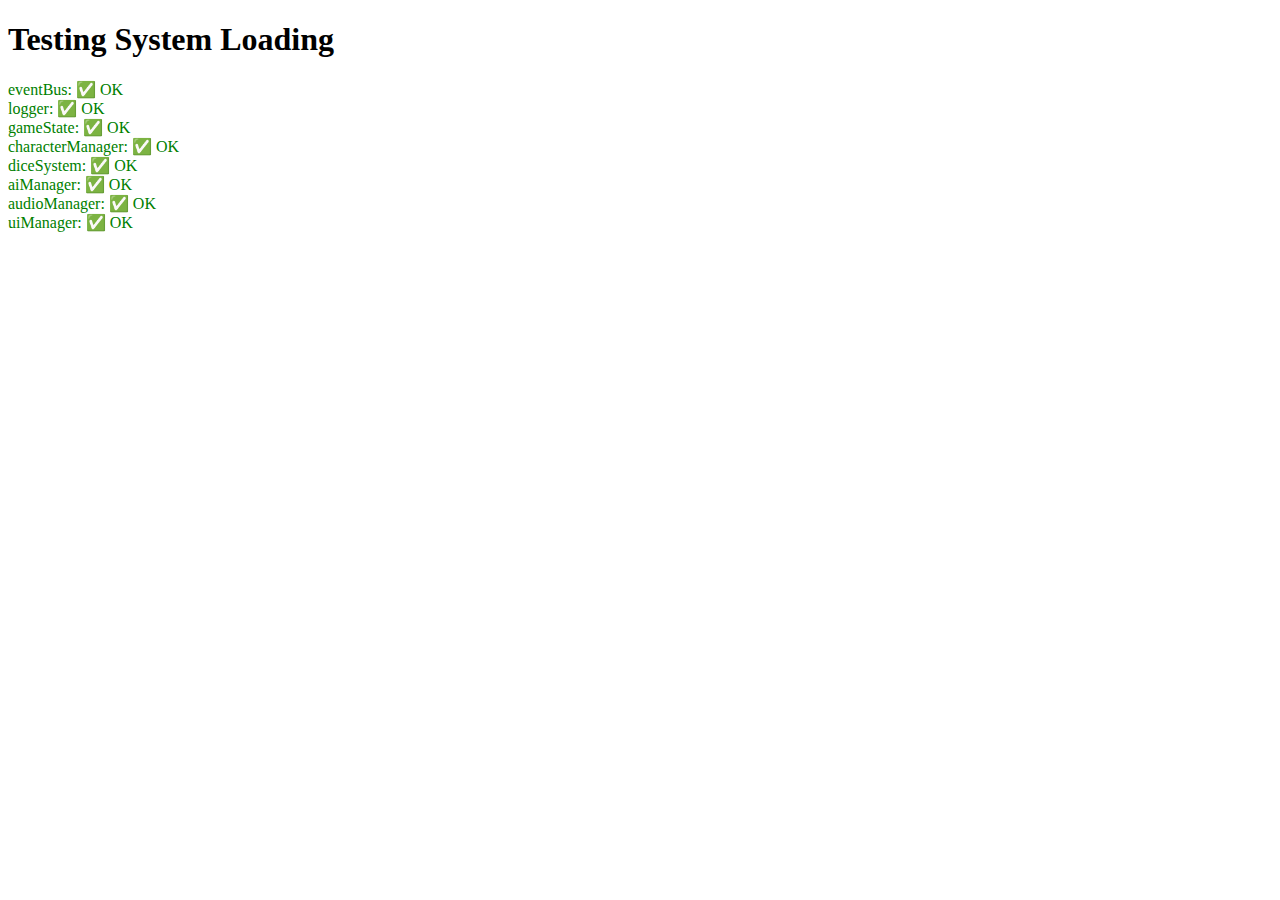
<file: system-test.html>
<!DOCTYPE html>
<html>
<head>
    <title>System Test</title>
</head>
<body>
    <h1>Testing System Loading</h1>
    <div id="test-output"></div>
    
    <script src="js/utils.js"></script>
    <script src="js/gameState.js"></script>
    <script src="js/character.js"></script>
    <script src="js/dice.js"></script>
    <script src="js/ai.js"></script>
    <script src="js/audio.js"></script>
    <script src="js/ui.js"></script>
    
    <script>
        document.addEventListener('DOMContentLoaded', () => {
            const output = document.getElementById('test-output');
            const systems = [
                { name: 'eventBus', instance: window.eventBus },
                { name: 'logger', instance: window.logger },
                { name: 'gameState', instance: window.gameState },
                { name: 'characterManager', instance: window.characterManager },
                { name: 'diceSystem', instance: window.diceSystem },
                { name: 'aiManager', instance: window.aiManager },
                { name: 'audioManager', instance: window.audioManager },
                { name: 'uiManager', instance: window.uiManager }
            ];
            
            systems.forEach(system => {
                const status = typeof system.instance !== 'undefined' ? '✅ OK' : '❌ MISSING';
                const div = document.createElement('div');
                div.innerHTML = `${system.name}: ${status}`;
                div.style.color = status.includes('OK') ? 'green' : 'red';
                output.appendChild(div);
            });
        });
    </script>
</body>
</html>
</file>
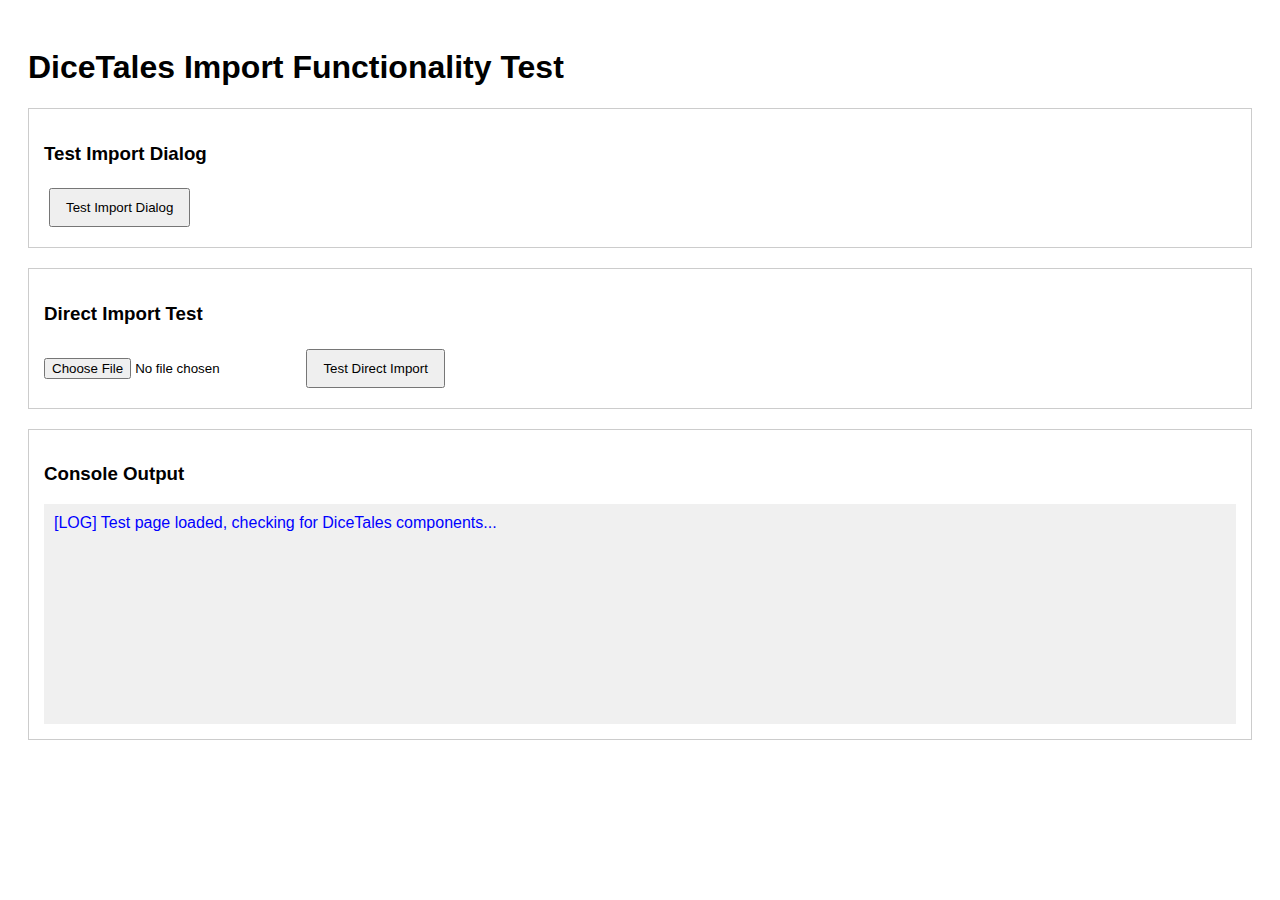
<file: test-import.html>
<!DOCTYPE html>
<html>
<head>
    <title>DiceTales Import Test</title>
    <style>
        body { font-family: Arial, sans-serif; padding: 20px; }
        .test-section { margin: 20px 0; padding: 15px; border: 1px solid #ccc; }
        button { padding: 10px 15px; margin: 5px; cursor: pointer; }
        .success { color: green; }
        .error { color: red; }
        .info { color: blue; }
    </style>
</head>
<body>
    <h1>DiceTales Import Functionality Test</h1>
    
    <div class="test-section">
        <h3>Test Import Dialog</h3>
        <button onclick="testImportDialog()">Test Import Dialog</button>
        <div id="import-test-results"></div>
    </div>

    <div class="test-section">
        <h3>Direct Import Test</h3>
        <input type="file" id="test-file-input" accept=".json">
        <button onclick="testDirectImport()">Test Direct Import</button>
        <div id="direct-import-results"></div>
    </div>

    <div class="test-section">
        <h3>Console Output</h3>
        <div id="console-output" style="background: #f0f0f0; padding: 10px; height: 200px; overflow-y: scroll;"></div>
    </div>

    <script>
        // Include necessary DiceTales scripts
        console.log('Loading DiceTales scripts...');
        
        // Mock logger for testing
        window.logger = {
            info: (msg) => console.log('INFO:', msg),
            warn: (msg) => console.warn('WARN:', msg),
            error: (msg) => console.error('ERROR:', msg),
            debug: (msg) => console.debug('DEBUG:', msg)
        };

        // Mock gameState for testing
        window.gameState = {
            getCharacter: () => ({}),
            getCampaign: () => ({}),
            set: (key, value) => console.log('GameState set:', key, value)
        };

        // Mock showToast function
        window.showToast = (message, type) => {
            console.log('TOAST:', type, message);
            document.getElementById('console-output').innerHTML += 
                `<div class="${type}">[${type.toUpperCase()}] ${message}</div>`;
        };

        // Capture console output
        const originalLog = console.log;
        console.log = function(...args) {
            originalLog.apply(console, args);
            document.getElementById('console-output').innerHTML += 
                `<div class="info">[LOG] ${args.join(' ')}</div>`;
        };

        function testImportDialog() {
            const results = document.getElementById('import-test-results');
            results.innerHTML = '<p>Testing import dialog...</p>';
            
            try {
                // Test if UI manager is available
                if (typeof window.uiManager === 'undefined') {
                    results.innerHTML += '<p class="error">❌ UIManager not available</p>';
                    return;
                }
                
                // Test if import dialog method exists
                if (typeof window.uiManager.showImportCharacterDialog !== 'function') {
                    results.innerHTML += '<p class="error">❌ showImportCharacterDialog method not found</p>';
                    return;
                }
                
                results.innerHTML += '<p class="success">✅ UIManager and import method available</p>';
                
                // Try to call the import dialog
                window.uiManager.showImportCharacterDialog();
                results.innerHTML += '<p class="success">✅ Import dialog called successfully</p>';
                
            } catch (error) {
                results.innerHTML += `<p class="error">❌ Error: ${error.message}</p>`;
                console.error('Test error:', error);
            }
        }

        function testDirectImport() {
            const results = document.getElementById('direct-import-results');
            const fileInput = document.getElementById('test-file-input');
            
            if (!fileInput.files[0]) {
                results.innerHTML = '<p class="error">❌ Please select a file first</p>';
                return;
            }
            
            const file = fileInput.files[0];
            results.innerHTML = `<p>Testing direct import of: ${file.name}</p>`;
            
            const reader = new FileReader();
            reader.onload = (e) => {
                try {
                    const characterData = JSON.parse(e.target.result);
                    results.innerHTML += '<p class="success">✅ File parsed successfully</p>';
                    results.innerHTML += `<p class="info">Character data: ${JSON.stringify(characterData, null, 2).substring(0, 200)}...</p>`;
                    
                    // Test character data manager
                    if (typeof window.characterDataManager !== 'undefined') {
                        results.innerHTML += '<p class="success">✅ CharacterDataManager available</p>';
                        
                        if (typeof window.characterDataManager.importCharacterData === 'function') {
                            window.characterDataManager.importCharacterData(characterData);
                            results.innerHTML += '<p class="success">✅ Character imported successfully</p>';
                        } else {
                            results.innerHTML += '<p class="error">❌ importCharacterData method not found</p>';
                        }
                    } else {
                        results.innerHTML += '<p class="error">❌ CharacterDataManager not available</p>';
                    }
                    
                } catch (error) {
                    results.innerHTML += `<p class="error">❌ Import error: ${error.message}</p>`;
                    console.error('Direct import error:', error);
                }
            };
            
            reader.readAsText(file);
        }

        // Load DiceTales when page loads
        window.addEventListener('load', () => {
            console.log('Test page loaded, checking for DiceTales components...');
            
            setTimeout(() => {
                console.log('Available window objects:', Object.keys(window).filter(k => k.toLowerCase().includes('manager') || k.toLowerCase().includes('state')));
                
                if (typeof window.uiManager !== 'undefined') {
                    console.log('✅ UIManager found');
                } else {
                    console.log('❌ UIManager not found');
                }
                
                if (typeof window.characterDataManager !== 'undefined') {
                    console.log('✅ CharacterDataManager found');
                } else {
                    console.log('❌ CharacterDataManager not found');
                }
            }, 1000);
        });
    </script>

    <!-- Load DiceTales scripts -->
    <script src="js/utils.js"></script>
    <script src="js/config.js"></script>
    <script src="js/gameState.js"></script>
    <script src="js/characterDataManager.js"></script>
    <script src="js/ui.js"></script>
</body>
</html>
</file>
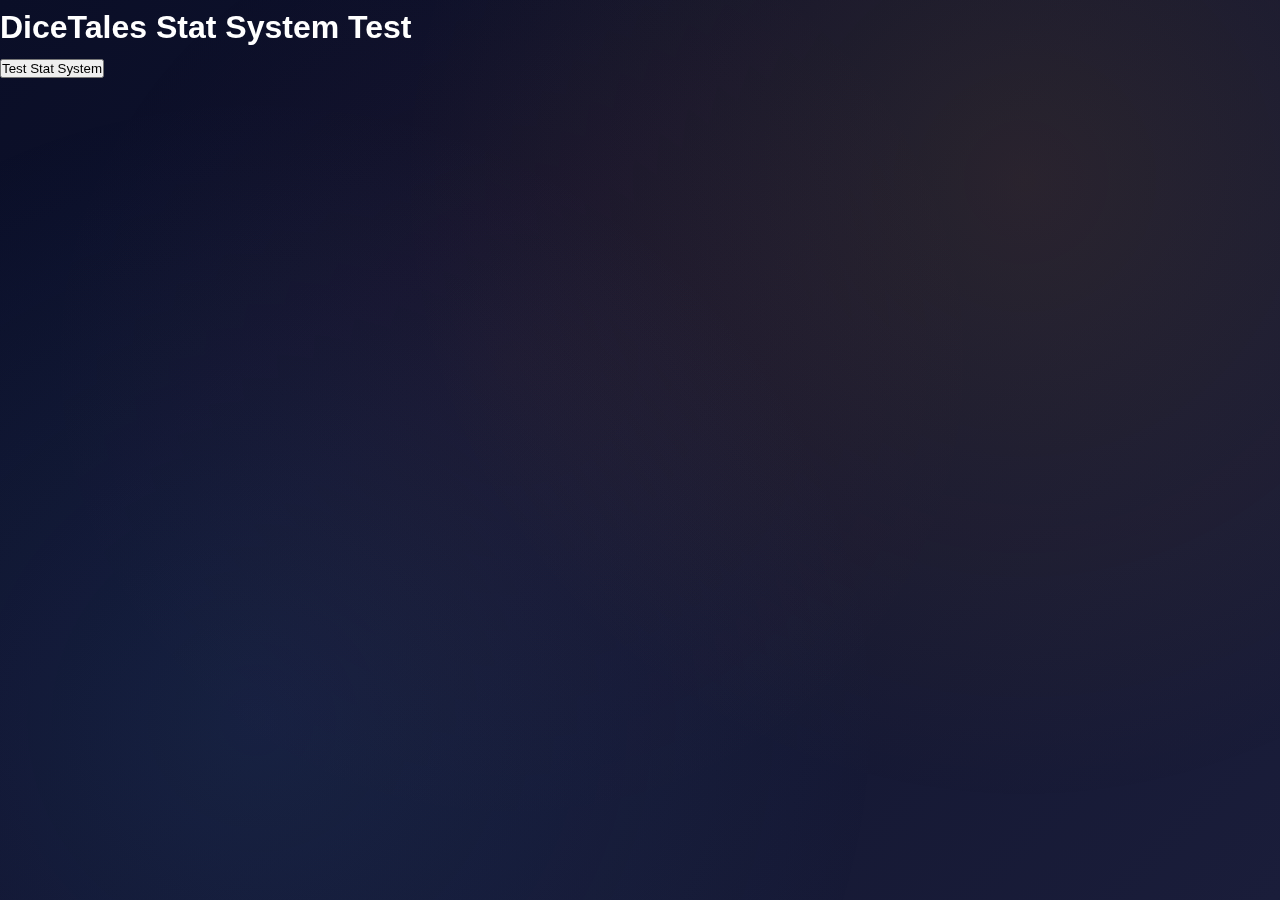
<file: test-stats.html>
<!DOCTYPE html>
<html lang="en">
<head>
    <meta charset="UTF-8">
    <meta name="viewport" content="width=device-width, initial-scale=1.0">
    <title>DiceTales - Stat System Test</title>
    <link rel="stylesheet" href="css/main.css">
    <link rel="stylesheet" href="css/character.css">
</head>
<body>
    <div class="container">
        <h1>DiceTales Stat System Test</h1>
        <div id="test-container">
            <button id="test-stats" onclick="testStatSystem()">Test Stat System</button>
            <div id="results"></div>
        </div>
    </div>

    <script src="js/utils.js"></script>
    <script src="js/gameState.js"></script>
    <script src="js/character.js"></script>
    <script>
        function testStatSystem() {
            const results = document.getElementById('results');
            results.innerHTML = '<h2>Testing Stat System...</h2>';
            
            try {
                // Initialize character manager
                const characterManager = new CharacterManager();
                
                // Clear any existing character data
                gameState.set('character', {});
                
                // Test 1: Select a class (Fighter)
                results.innerHTML += '<h3>Test 1: Class Selection</h3>';
                gameState.set('character.class', 'fighter');
                gameState.set('character.baseClassStats', characterManager.classes.fighter.stats);
                gameState.set('character.pointBuyStats', { str: 8, dex: 8, con: 8, int: 8, wis: 8, cha: 8 });
                characterManager.updateFinalStats();
                
                const finalStats1 = gameState.get('character.stats');
                results.innerHTML += `<p>Fighter base stats: ${JSON.stringify(characterManager.classes.fighter.stats)}</p>`;
                results.innerHTML += `<p>Point-buy stats: ${JSON.stringify(gameState.get('character.pointBuyStats'))}</p>`;
                results.innerHTML += `<p>Final combined stats: ${JSON.stringify(finalStats1)}</p>`;
                
                // Test 2: Allocate some points
                results.innerHTML += '<h3>Test 2: Point Allocation</h3>';
                const pointBuyStats = gameState.get('character.pointBuyStats');
                pointBuyStats.str = 10;  // Add 2 points to strength
                pointBuyStats.dex = 12;  // Add 4 points to dexterity  
                gameState.set('character.pointBuyStats', pointBuyStats);
                characterManager.updateFinalStats();
                
                const finalStats2 = gameState.get('character.stats');
                const remainingPoints = characterManager.calculateRemainingPoints();
                results.innerHTML += `<p>Updated point-buy stats: ${JSON.stringify(gameState.get('character.pointBuyStats'))}</p>`;
                results.innerHTML += `<p>Final combined stats: ${JSON.stringify(finalStats2)}</p>`;
                results.innerHTML += `<p>Points remaining: ${remainingPoints}</p>`;
                
                // Test 3: Check stat costs
                results.innerHTML += '<h3>Test 3: Stat Costs</h3>';
                for (let i = 8; i <= 15; i++) {
                    const cost = characterManager.getStatCost(i);
                    results.innerHTML += `<p>Stat ${i} costs ${cost} points</p>`;
                }
                
                // Test 4: Verify base class stats can't be modified
                results.innerHTML += '<h3>Test 4: Base Class Stat Protection</h3>';
                const fighterStrBase = characterManager.classes.fighter.stats.str;
                const currentPointBuyStr = gameState.get('character.pointBuyStats').str;
                const finalStr = gameState.get('character.stats').str;
                
                results.innerHTML += `<p>Fighter base STR: ${fighterStrBase}</p>`;
                results.innerHTML += `<p>Point-buy STR allocation: ${currentPointBuyStr} (${currentPointBuyStr - 8} points)</p>`;
                results.innerHTML += `<p>Final STR: ${finalStr} = ${fighterStrBase} + ${currentPointBuyStr - 8}</p>`;
                results.innerHTML += `<p>✅ Base class stats are protected and separate from point-buy!</p>`;
                
                results.innerHTML += '<h2>✅ All tests passed!</h2>';
                
            } catch (error) {
                results.innerHTML += `<h2>❌ Error: ${error.message}</h2>`;
                console.error('Test error:', error);
            }
        }
    </script>
</body>
</html>
</file>
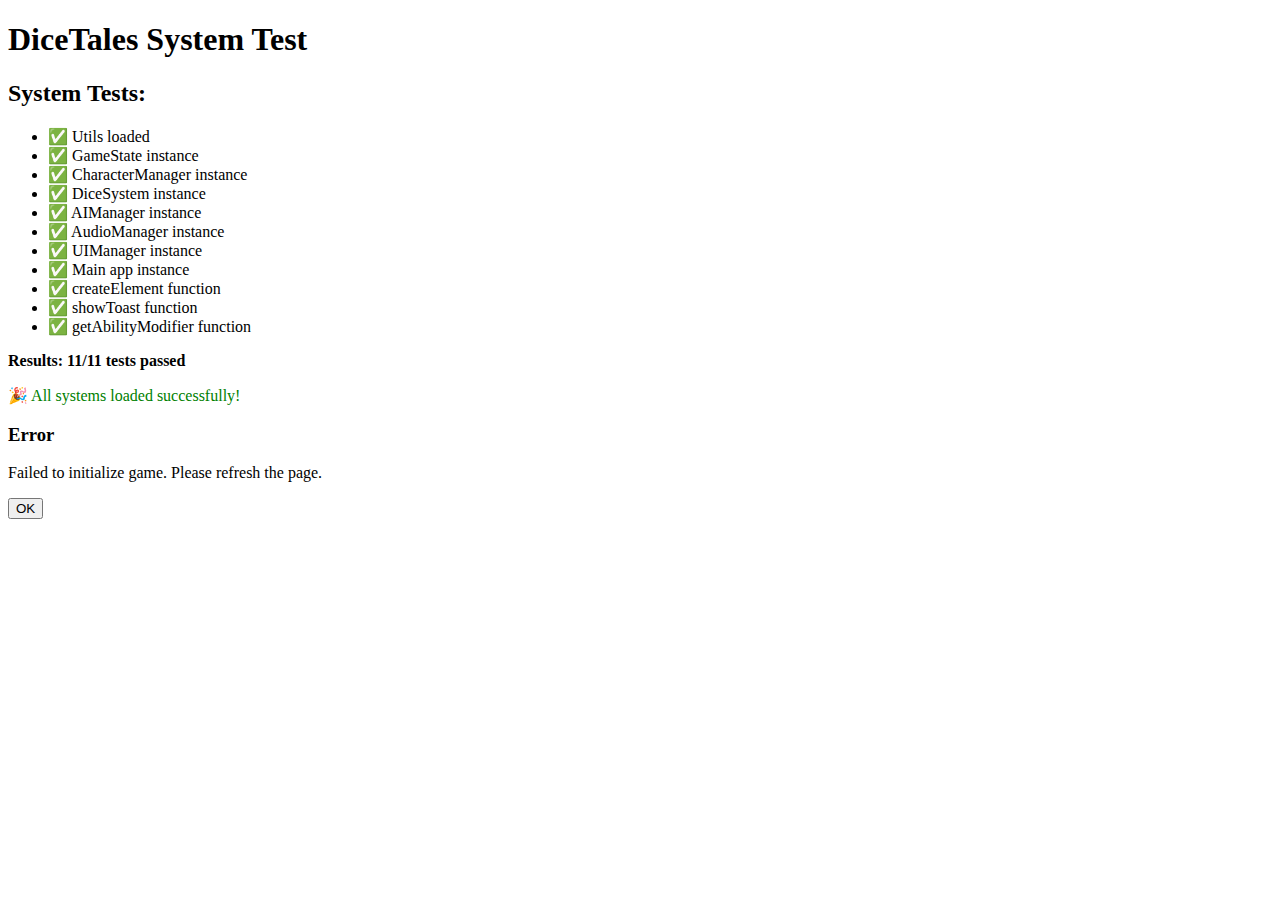
<file: test.html>
<!DOCTYPE html>
<html lang="en">
<head>
    <meta charset="UTF-8">
    <meta name="viewport" content="width=device-width, initial-scale=1.0">
    <title>DiceTales Test</title>
</head>
<body>
    <h1>DiceTales System Test</h1>
    <div id="test-output"></div>
    
    <script src="js/utils.js"></script>
    <script src="js/gameState.js"></script>
    <script src="js/character.js"></script>
    <script src="js/dice.js"></script>
    <script src="js/ai.js"></script>
    <script src="js/audio.js"></script>
    <script src="js/ui.js"></script>
    <script src="js/main.js"></script>
    
    <script>
        // Test script to verify all systems load correctly
        document.addEventListener('DOMContentLoaded', () => {
            const output = document.getElementById('test-output');
            const tests = [];
            
            // Test utility functions
            tests.push({
                name: 'Utils loaded',
                result: typeof logger !== 'undefined' && typeof eventBus !== 'undefined'
            });
            
            // Test global instances
            tests.push({
                name: 'GameState instance',
                result: typeof gameState !== 'undefined' && gameState instanceof GameState
            });
            
            tests.push({
                name: 'CharacterManager instance', 
                result: typeof characterManager !== 'undefined' && characterManager instanceof CharacterManager
            });
            
            tests.push({
                name: 'DiceSystem instance',
                result: typeof diceSystem !== 'undefined' && diceSystem instanceof DiceSystem
            });
            
            tests.push({
                name: 'AIManager instance',
                result: typeof aiManager !== 'undefined' && aiManager instanceof AIManager
            });
            
            tests.push({
                name: 'AudioManager instance',
                result: typeof audioManager !== 'undefined' && audioManager instanceof AudioManager
            });
            
            tests.push({
                name: 'UIManager instance',
                result: typeof uiManager !== 'undefined' && uiManager instanceof UIManager
            });
            
            tests.push({
                name: 'Main app instance',
                result: typeof app !== 'undefined' && app instanceof DiceTalesApp
            });
            
            // Test utility functions
            tests.push({
                name: 'createElement function',
                result: typeof createElement === 'function'
            });
            
            tests.push({
                name: 'showToast function',
                result: typeof showToast === 'function'
            });
            
            tests.push({
                name: 'getAbilityModifier function',
                result: typeof getAbilityModifier === 'function' && getAbilityModifier(15) === 2
            });
            
            // Display results
            let html = '<h2>System Tests:</h2><ul>';
            tests.forEach(test => {
                const status = test.result ? '✅' : '❌';
                html += `<li>${status} ${test.name}</li>`;
            });
            html += '</ul>';
            
            const passedTests = tests.filter(t => t.result).length;
            html += `<p><strong>Results: ${passedTests}/${tests.length} tests passed</strong></p>`;
            
            if (passedTests === tests.length) {
                html += '<p style="color: green;">🎉 All systems loaded successfully!</p>';
                
                // Test character creation
                setTimeout(() => {
                    logger.info('Testing character creation...');
                    if (app && app.showCharacterCreation) {
                        // Don't actually show it in test, just verify the method exists
                        html += '<p style="color: blue;">📝 Character creation system ready</p>';
                        output.innerHTML = html;
                    }
                }, 1000);
            } else {
                html += '<p style="color: red;">❌ Some systems failed to load</p>';
            }
            
            output.innerHTML = html;
        });
    </script>
</body>
</html>
</file>
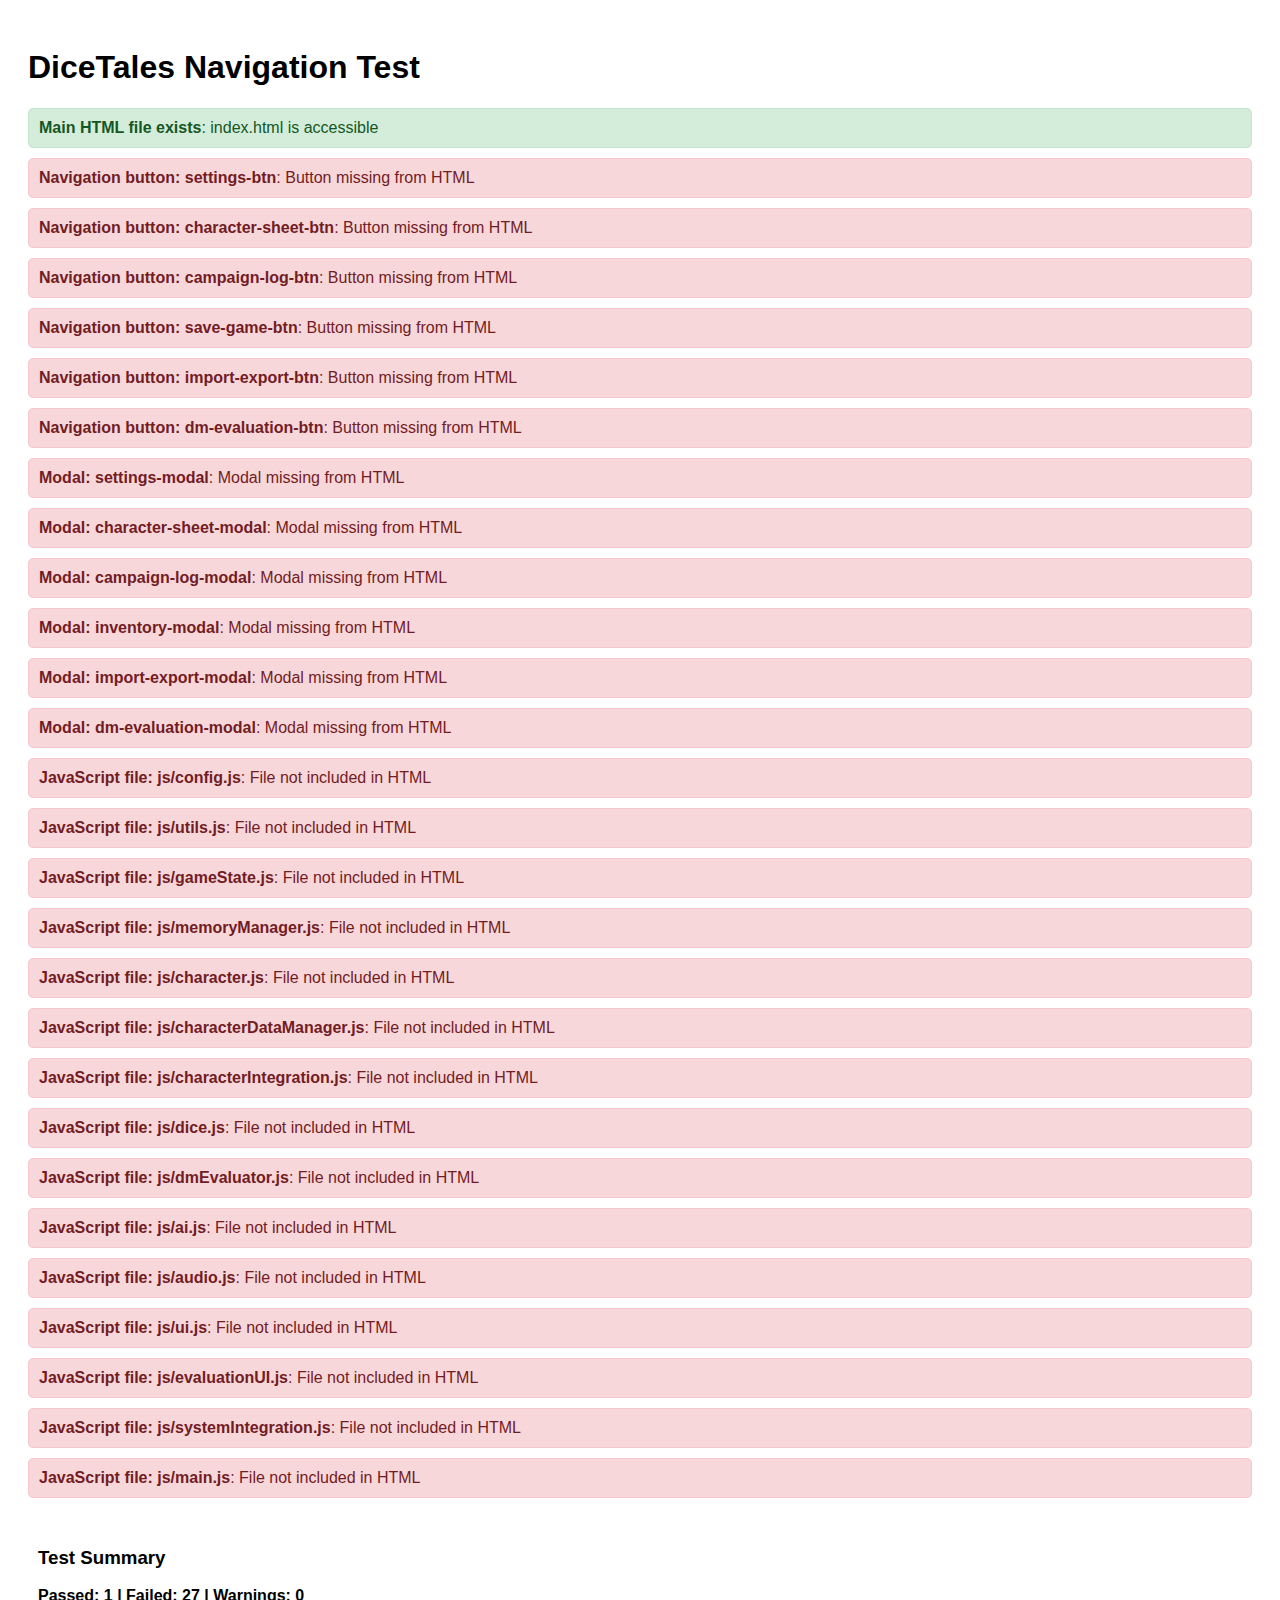
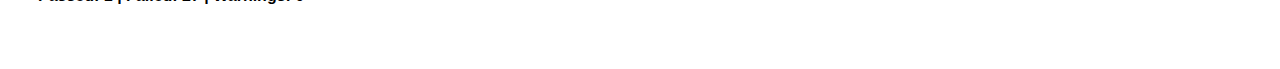
<file: test_navigation.html>
<!DOCTYPE html>
<html lang="en">
<head>
    <meta charset="UTF-8">
    <meta name="viewport" content="width=device-width, initial-scale=1.0">
    <title>DiceTales Navigation Test</title>
    <style>
        body { font-family: Arial, sans-serif; padding: 20px; }
        .test-result { margin: 10px 0; padding: 10px; border-radius: 5px; }
        .pass { background-color: #d4edda; color: #155724; border: 1px solid #c3e6cb; }
        .fail { background-color: #f8d7da; color: #721c24; border: 1px solid #f5c6cb; }
        .warning { background-color: #fff3cd; color: #856404; border: 1px solid #ffeaa7; }
    </style>
</head>
<body>
    <h1>DiceTales Navigation Test</h1>
    <div id="test-results"></div>

    <script>
        function runTests() {
            const results = [];
            
            // Test 1: Check if main HTML exists
            results.push({
                name: "Main HTML file exists",
                status: "pass",
                message: "index.html is accessible"
            });

            // Test 2: Check navigation buttons
            const navButtons = [
                'settings-btn',
                'character-sheet-btn',
                'campaign-log-btn',
                'save-game-btn',
                'import-export-btn',
                'dm-evaluation-btn'
            ];

            fetch('index.html')
                .then(response => response.text())
                .then(html => {
                    navButtons.forEach(btnId => {
                        if (html.includes(`id="${btnId}"`)) {
                            results.push({
                                name: `Navigation button: ${btnId}`,
                                status: "pass",
                                message: "Button exists in HTML"
                            });
                        } else {
                            results.push({
                                name: `Navigation button: ${btnId}`,
                                status: "fail",
                                message: "Button missing from HTML"
                            });
                        }
                    });

                    // Test 3: Check modals
                    const modals = [
                        'settings-modal',
                        'character-sheet-modal',
                        'campaign-log-modal',
                        'inventory-modal',
                        'import-export-modal',
                        'dm-evaluation-modal'
                    ];

                    modals.forEach(modalId => {
                        if (html.includes(`id="${modalId}"`)) {
                            results.push({
                                name: `Modal: ${modalId}`,
                                status: "pass",
                                message: "Modal exists in HTML"
                            });
                        } else {
                            results.push({
                                name: `Modal: ${modalId}`,
                                status: "fail",
                                message: "Modal missing from HTML"
                            });
                        }
                    });

                    // Test 4: Check JavaScript files
                    const jsFiles = [
                        'js/config.js',
                        'js/utils.js',
                        'js/gameState.js',
                        'js/memoryManager.js',
                        'js/character.js',
                        'js/characterDataManager.js',
                        'js/characterIntegration.js',
                        'js/dice.js',
                        'js/dmEvaluator.js',
                        'js/ai.js',
                        'js/audio.js',
                        'js/ui.js',
                        'js/evaluationUI.js',
                        'js/systemIntegration.js',
                        'js/main.js'
                    ];

                    jsFiles.forEach(jsFile => {
                        if (html.includes(jsFile)) {
                            results.push({
                                name: `JavaScript file: ${jsFile}`,
                                status: "pass",
                                message: "File included in HTML"
                            });
                        } else {
                            results.push({
                                name: `JavaScript file: ${jsFile}`,
                                status: "fail",
                                message: "File not included in HTML"
                            });
                        }
                    });

                    displayResults(results);
                })
                .catch(error => {
                    results.push({
                        name: "HTML file access",
                        status: "fail",
                        message: `Could not access index.html: ${error.message}`
                    });
                    displayResults(results);
                });
        }

        function displayResults(results) {
            const container = document.getElementById('test-results');
            container.innerHTML = '';

            results.forEach(result => {
                const div = document.createElement('div');
                div.className = `test-result ${result.status}`;
                div.innerHTML = `
                    <strong>${result.name}</strong>: ${result.message}
                `;
                container.appendChild(div);
            });

            // Summary
            const passed = results.filter(r => r.status === 'pass').length;
            const failed = results.filter(r => r.status === 'fail').length;
            const warnings = results.filter(r => r.status === 'warning').length;

            const summary = document.createElement('div');
            summary.className = 'test-result';
            summary.style.marginTop = '20px';
            summary.style.fontWeight = 'bold';
            summary.innerHTML = `
                <h3>Test Summary</h3>
                <p>Passed: ${passed} | Failed: ${failed} | Warnings: ${warnings}</p>
            `;
            container.appendChild(summary);
        }

        // Run tests when page loads
        runTests();
    </script>
</body>
</html>
</file>
<file: base/css/style.css>
/* DiceTales Base - The Crystal of Shadows Styles */

* {
    box-sizing: border-box;
    margin: 0;
    padding: 0;
}

body {
    font-family: 'Georgia', 'Times New Roman', serif;
    background: linear-gradient(135deg, #1a1a2e 0%, #16213e 50%, #0f3460 100%);
    color: #e0e0e0;
    min-height: 100vh;
    overflow-x: hidden;
}

/* Loading Screen */
.loading-screen {
    position: fixed;
    top: 0;
    left: 0;
    width: 100vw;
    height: 100vh;
    background: linear-gradient(135deg, #1a1a2e 0%, #16213e 50%, #0f3460 100%);
    display: flex;
    align-items: center;
    justify-content: center;
    z-index: 1000;
    transition: opacity 0.5s ease-out;
}

.loading-screen:not(.active) {
    opacity: 0;
    pointer-events: none;
}

.loading-content {
    text-align: center;
    max-width: 400px;
    padding: 2rem;
}

.loading-dice {
    font-size: 3rem;
    margin-bottom: 1rem;
    animation: spin 2s linear infinite;
}

@keyframes spin {
    0% { transform: rotate(0deg); }
    100% { transform: rotate(360deg); }
}

.loading-content h1 {
    font-size: 2.5rem;
    margin-bottom: 0.5rem;
    color: #ffd700;
    text-shadow: 2px 2px 4px rgba(0, 0, 0, 0.5);
}

.loading-subtitle {
    font-size: 1.2rem;
    margin-bottom: 1rem;
    color: #b0b0b0;
}

.loading-status {
    font-size: 1rem;
    margin-bottom: 1.5rem;
    color: #888;
}

.loading-bar {
    width: 100%;
    height: 4px;
    background: rgba(255, 255, 255, 0.2);
    border-radius: 2px;
    overflow: hidden;
}

.loading-progress {
    height: 100%;
    background: linear-gradient(90deg, #ffd700, #ffed4e);
    width: 0%;
    animation: loading 3s ease-out forwards;
}

@keyframes loading {
    0% { width: 0%; }
    100% { width: 100%; }
}

/* App Layout */
.app {
    min-height: 100vh;
    display: flex;
    flex-direction: column;
}

.app-header {
    background: rgba(0, 0, 0, 0.8);
    backdrop-filter: blur(10px);
    padding: 1rem 2rem;
    border-bottom: 2px solid #ffd700;
    position: sticky;
    top: 0;
    z-index: 100;
}

.header-content {
    display: flex;
    justify-content: space-between;
    align-items: center;
    max-width: 1200px;
    margin: 0 auto;
}

.app-title {
    font-size: 1.8rem;
    color: #ffd700;
    text-shadow: 2px 2px 4px rgba(0, 0, 0, 0.5);
    display: flex;
    align-items: center;
    gap: 0.5rem;
}

.dice-icon {
    font-size: 2rem;
    animation: glow 2s ease-in-out infinite alternate;
}

@keyframes glow {
    from { text-shadow: 0 0 5px #ffd700; }
    to { text-shadow: 0 0 20px #ffd700, 0 0 30px #ffd700; }
}

.header-info {
    display: flex;
    gap: 1rem;
    align-items: center;
    font-size: 1rem;
}

.health-display {
    color: #ff6b6b;
    font-weight: bold;
}

/* Main Content */
.main-content {
    flex: 1;
    padding: 2rem;
    max-width: 1200px;
    margin: 0 auto;
    width: 100%;
}

/* Screens */
.screen {
    display: none;
}

.screen.active {
    display: block;
}

/* Character Setup */
.setup-container {
    max-width: 600px;
    margin: 0 auto;
    background: rgba(0, 0, 0, 0.6);
    padding: 3rem;
    border-radius: 15px;
    border: 2px solid #ffd700;
    box-shadow: 0 10px 30px rgba(0, 0, 0, 0.5);
}

.setup-container h2 {
    font-size: 2.5rem;
    text-align: center;
    margin-bottom: 1rem;
    color: #ffd700;
    text-shadow: 2px 2px 4px rgba(0, 0, 0, 0.5);
}

.setup-container p {
    text-align: center;
    margin-bottom: 2rem;
    font-size: 1.1rem;
    color: #b0b0b0;
    line-height: 1.6;
}

.character-form {
    display: flex;
    flex-direction: column;
    gap: 1.5rem;
}

.form-group {
    display: flex;
    flex-direction: column;
    gap: 0.5rem;
}

.form-group label {
    font-weight: bold;
    color: #ffd700;
    font-size: 1.1rem;
}

.form-group input,
.form-group select {
    padding: 1rem;
    font-size: 1rem;
    border: 2px solid #444;
    border-radius: 8px;
    background: rgba(255, 255, 255, 0.1);
    color: #e0e0e0;
    transition: all 0.3s ease;
}

.form-group input:focus,
.form-group select:focus {
    outline: none;
    border-color: #ffd700;
    box-shadow: 0 0 10px rgba(255, 215, 0, 0.3);
}

.form-group option {
    background: #1a1a2e;
    color: #e0e0e0;
}

/* Buttons */
.btn-primary {
    background: linear-gradient(135deg, #ffd700, #ffed4e);
    color: #1a1a2e;
    border: none;
    padding: 1rem 2rem;
    font-size: 1.1rem;
    font-weight: bold;
    border-radius: 8px;
    cursor: pointer;
    transition: all 0.3s ease;
    text-transform: uppercase;
    letter-spacing: 1px;
    box-shadow: 0 4px 15px rgba(255, 215, 0, 0.3);
}

.btn-primary:hover {
    transform: translateY(-2px);
    box-shadow: 0 6px 20px rgba(255, 215, 0, 0.4);
}

.btn-primary:active {
    transform: translateY(0);
}

/* Game Screen */
.game-container {
    display: flex;
    flex-direction: column;
    gap: 2rem;
    height: calc(100vh - 200px);
}

.story-container {
    flex: 1;
    background: rgba(0, 0, 0, 0.6);
    border-radius: 15px;
    border: 2px solid #444;
    padding: 2rem;
    overflow-y: auto;
    box-shadow: inset 0 0 20px rgba(0, 0, 0, 0.5);
}

.story-content {
    line-height: 1.8;
    font-size: 1.1rem;
}

.story-entry {
    margin-bottom: 2rem;
    padding: 1.5rem;
    border-radius: 10px;
    border-left: 4px solid #ffd700;
    background: rgba(255, 215, 0, 0.1);
}

.story-entry.user-action {
    border-left-color: #4ecdc4;
    background: rgba(78, 205, 196, 0.1);
}

.story-entry .entry-header {
    font-weight: bold;
    color: #ffd700;
    margin-bottom: 0.5rem;
    font-size: 0.9rem;
    text-transform: uppercase;
    letter-spacing: 1px;
}

.story-entry.user-action .entry-header {
    color: #4ecdc4;
}

/* Action Panel */
.action-panel {
    background: rgba(0, 0, 0, 0.6);
    border-radius: 15px;
    border: 2px solid #444;
    padding: 1.5rem;
}

.action-input {
    display: flex;
    gap: 1rem;
    margin-bottom: 1rem;
}

.action-input input {
    flex: 1;
    padding: 1rem;
    font-size: 1rem;
    border: 2px solid #444;
    border-radius: 8px;
    background: rgba(255, 255, 255, 0.1);
    color: #e0e0e0;
    transition: all 0.3s ease;
}

.action-input input:focus {
    outline: none;
    border-color: #ffd700;
    box-shadow: 0 0 10px rgba(255, 215, 0, 0.3);
}

.action-input input::placeholder {
    color: #888;
}

.quick-actions {
    display: grid;
    grid-template-columns: repeat(auto-fit, minmax(150px, 1fr));
    gap: 0.5rem;
}

.quick-action {
    background: rgba(255, 255, 255, 0.1);
    color: #e0e0e0;
    border: 1px solid #444;
    padding: 0.75rem;
    border-radius: 6px;
    cursor: pointer;
    transition: all 0.3s ease;
    font-size: 0.9rem;
}

.quick-action:hover {
    background: rgba(255, 215, 0, 0.2);
    border-color: #ffd700;
    transform: translateY(-1px);
}

.quick-action:active {
    transform: translateY(0);
}

/* Responsive Design */
@media (max-width: 768px) {
    .header-content {
        flex-direction: column;
        gap: 0.5rem;
        text-align: center;
    }

    .app-title {
        font-size: 1.5rem;
    }

    .header-info {
        justify-content: center;
        font-size: 0.9rem;
    }

    .main-content {
        padding: 1rem;
    }

    .setup-container {
        padding: 2rem;
        margin: 1rem;
    }

    .setup-container h2 {
        font-size: 2rem;
    }

    .action-input {
        flex-direction: column;
    }

    .quick-actions {
        grid-template-columns: repeat(2, 1fr);
    }

    .game-container {
        height: calc(100vh - 160px);
    }
}

@media (max-width: 480px) {
    .quick-actions {
        grid-template-columns: 1fr;
    }

    .setup-container {
        margin: 0.5rem;
        padding: 1.5rem;
    }

    .app-title {
        font-size: 1.3rem;
    }

    .dice-icon {
        font-size: 1.5rem;
    }
}

/* Scrollbar Styling */
.story-container::-webkit-scrollbar {
    width: 8px;
}

.story-container::-webkit-scrollbar-track {
    background: rgba(255, 255, 255, 0.1);
    border-radius: 4px;
}

.story-container::-webkit-scrollbar-thumb {
    background: #ffd700;
    border-radius: 4px;
}

.story-container::-webkit-scrollbar-thumb:hover {
    background: #ffed4e;
}

/* Animations */
@keyframes fadeIn {
    from { opacity: 0; transform: translateY(20px); }
    to { opacity: 1; transform: translateY(0); }
}

.story-entry {
    animation: fadeIn 0.5s ease-out;
}

/* Loading states */
.loading {
    opacity: 0.6;
    pointer-events: none;
    position: relative;
}

.loading::after {
    content: '';
    position: absolute;
    top: 50%;
    left: 50%;
    width: 20px;
    height: 20px;
    margin: -10px 0 0 -10px;
    border: 2px solid #ffd700;
    border-radius: 50%;
    border-top-color: transparent;
    animation: spin 1s linear infinite;
}
</file>
<file: css/main.css>
/* ===== MODERN DICETALES CSS ===== */
/* DiceTales: The Quantum Relay - Modern UI Design */

/* ===== CSS VARIABLES ===== */
:root {
    /* Modern Color Palette - Sci-Fi Theme */
    --primary-color: #4A90E2;
    --primary-light: #6BA3F0;
    --primary-dark: #2E5A87;
    --secondary-color: #F39C12;
    --secondary-light: #F5B041;
    --secondary-dark: #D68910;
    --accent-color: #E74C3C;
    --accent-light: #EC7063;
    
    /* Modern Dark Theme */
    --background-primary: #0A0E27;
    --background-secondary: #1A1D3A;
    --background-tertiary: #2A2F4F;
    --surface-primary: #252A4A;
    --surface-secondary: #3A4073;
    --surface-tertiary: #4A5085;
    
    /* Modern Text Colors */
    --text-primary: #FFFFFF;
    --text-secondary: #B8BCC8;
    --text-muted: #8B93A1;
    --text-inverse: #1A1D3A;
    
    /* Status Colors */
    --success-color: #27AE60;
    --warning-color: #F39C12;
    --error-color: #E74C3C;
    --info-color: #3498DB;
    
    /* Border & Shadow */
    --border-color: rgba(184, 188, 200, 0.2);
    --border-light: rgba(184, 188, 200, 0.1);
    --shadow-sm: 0 2px 4px rgba(0, 0, 0, 0.1);
    --shadow-md: 0 4px 12px rgba(0, 0, 0, 0.15);
    --shadow-lg: 0 8px 24px rgba(0, 0, 0, 0.2);
    --shadow-xl: 0 16px 48px rgba(0, 0, 0, 0.25);
    
    /* Modern Typography */
    --font-family-primary: 'Inter', 'Segoe UI', -apple-system, BlinkMacSystemFont, sans-serif;
    --font-family-heading: 'Orbitron', 'Inter', sans-serif;
    --font-family-mono: 'JetBrains Mono', 'Fira Code', 'Courier New', monospace;
    
    --font-size-xs: 0.75rem;
    --font-size-sm: 0.875rem;
    --font-size-base: 1rem;
    --font-size-lg: 1.125rem;
    --font-size-xl: 1.25rem;
    --font-size-2xl: 1.5rem;
    --font-size-3xl: 1.875rem;
    --font-size-4xl: 2.25rem;
    --font-size-5xl: 3rem;
    
    /* Modern Spacing */
    --spacing-xs: 0.25rem;
    --spacing-sm: 0.5rem;
    --spacing-md: 1rem;
    --spacing-lg: 1.5rem;
    --spacing-xl: 2rem;
    --spacing-2xl: 3rem;
    --spacing-3xl: 4rem;
    
    /* Modern Layout */
    --border-radius-sm: 6px;
    --border-radius: 12px;
    --border-radius-lg: 16px;
    --border-radius-xl: 24px;
    
    /* Animation Variables */
    --transition-smooth: all 0.3s cubic-bezier(0.4, 0, 0.2, 1);
    --transition-fast: all 0.15s ease;
    --transition-bounce: all 0.5s cubic-bezier(0.68, -0.55, 0.265, 1.55);
    
    /* Glass Effect */
    --glass-bg: rgba(37, 42, 74, 0.4);
    --glass-border: rgba(184, 188, 200, 0.1);
    --glass-backdrop: blur(20px);
}

/* ===== RESET & BASE STYLES ===== */
*,
*::before,
*::after {
    margin: 0;
    padding: 0;
    box-sizing: border-box;
}

html {
    font-size: 16px;
    scroll-behavior: smooth;
    -webkit-font-smoothing: antialiased;
    -moz-osx-font-smoothing: grayscale;
}

body {
    font-family: var(--font-family-primary);
    font-size: var(--font-size-base);
    line-height: 1.7;
    color: var(--text-primary);
    background: linear-gradient(135deg, var(--background-primary) 0%, var(--background-secondary) 100%);
    min-height: 100vh;
    overflow-x: hidden;
    position: relative;
}

/* Animated background pattern */
body::before {
    content: '';
    position: fixed;
    top: 0;
    left: 0;
    width: 100%;
    height: 100%;
    background: 
        radial-gradient(circle at 20% 80%, rgba(74, 144, 226, 0.1) 0%, transparent 50%),
        radial-gradient(circle at 80% 20%, rgba(243, 156, 18, 0.1) 0%, transparent 50%),
        radial-gradient(circle at 40% 40%, rgba(231, 76, 60, 0.05) 0%, transparent 50%);
    z-index: -1;
    animation: backgroundFlow 20s ease-in-out infinite;
}

/* ===== ANIMATIONS ===== */
@keyframes backgroundFlow {
    0%, 100% { transform: scale(1) rotate(0deg); }
    33% { transform: scale(1.1) rotate(1deg); }
    66% { transform: scale(0.9) rotate(-1deg); }
}

@keyframes pulse {
    0%, 100% { opacity: 0.7; }
    50% { opacity: 1; }
}

@keyframes spin {
    0% { transform: rotate(0deg); }
    100% { transform: rotate(360deg); }
}

@keyframes slideUp {
    from {
        opacity: 0;
        transform: translateY(20px);
    }
    to {
        opacity: 1;
        transform: translateY(0);
    }
}

@keyframes fadeIn {
    from { opacity: 0; }
    to { opacity: 1; }
}

@keyframes glow {
    0%, 100% { box-shadow: 0 0 20px rgba(74, 144, 226, 0.3); }
    50% { box-shadow: 0 0 40px rgba(74, 144, 226, 0.6); }
}

@keyframes loadingProgress {
    0% { width: 0%; }
    50% { width: 70%; }
    100% { width: 100%; }
}

/* ===== LOADING SCREEN ===== */
.loading-screen {
    position: fixed;
    top: 0;
    left: 0;
    width: 100%;
    height: 100%;
    background: linear-gradient(135deg, var(--background-primary) 0%, var(--background-secondary) 100%);
    display: flex;
    align-items: center;
    justify-content: center;
    z-index: 9999;
    transition: var(--transition-smooth);
}

.loading-screen.hidden {
    opacity: 0;
    pointer-events: none;
}

.loading-content {
    text-align: center;
    animation: slideUp 0.8s ease-out;
}

.loading-dice {
    font-size: 4rem;
    margin-bottom: var(--spacing-lg);
    animation: spin 2s linear infinite;
}

.loading-screen h1 {
    font-family: var(--font-family-heading);
    font-size: var(--font-size-4xl);
    font-weight: 700;
    margin-bottom: var(--spacing-sm);
    background: linear-gradient(135deg, var(--primary-color), var(--secondary-color));
    -webkit-background-clip: text;
    -webkit-text-fill-color: transparent;
    background-clip: text;
}

.loading-subtitle {
    font-size: var(--font-size-lg);
    color: var(--text-secondary);
    margin-bottom: var(--spacing-xl);
}

.loading-status {
    font-size: var(--font-size-base);
    color: var(--text-muted);
    margin-bottom: var(--spacing-lg);
}

.loading-bar {
    width: 300px;
    height: 4px;
    background: var(--surface-secondary);
    border-radius: 2px;
    overflow: hidden;
    margin: 0 auto var(--spacing-lg);
}

.loading-progress {
    height: 100%;
    background: linear-gradient(90deg, var(--primary-color), var(--secondary-color));
    width: 0%;
    border-radius: 2px;
    animation: loadingProgress 3s ease-in-out infinite;
}

.loading-tips {
    margin-top: var(--spacing-xl);
}

.loading-tip {
    font-size: var(--font-size-sm);
    color: var(--text-muted);
    font-style: italic;
}

/* ===== APP LAYOUT ===== */
.app {
    display: flex;
    flex-direction: column;
    min-height: 100vh;
}

/* ===== HEADER ===== */
.app-header {
    background: var(--glass-bg);
    backdrop-filter: var(--glass-backdrop);
    border-bottom: 1px solid var(--glass-border);
    padding: var(--spacing-md) 0;
    position: sticky;
    top: 0;
    z-index: 1000;
}

.header-content {
    max-width: 1400px;
    margin: 0 auto;
    padding: 0 var(--spacing-lg);
    display: flex;
    align-items: center;
    justify-content: space-between;
}

.app-title {
    font-family: var(--font-family-heading);
    font-size: var(--font-size-2xl);
    font-weight: 700;
    display: flex;
    align-items: center;
    gap: var(--spacing-sm);
    color: var(--text-primary);
}

.dice-icon {
    font-size: var(--font-size-3xl);
    animation: pulse 2s ease-in-out infinite;
}

.header-nav {
    display: flex;
    gap: var(--spacing-sm);
}

.nav-btn {
    background: var(--surface-primary);
    border: 1px solid var(--border-light);
    color: var(--text-secondary);
    padding: var(--spacing-sm) var(--spacing-md);
    border-radius: var(--border-radius);
    cursor: pointer;
    transition: var(--transition-smooth);
    display: flex;
    align-items: center;
    gap: var(--spacing-xs);
    font-size: var(--font-size-sm);
    position: relative;
    overflow: hidden;
}

.nav-btn:hover {
    background: var(--surface-secondary);
    color: var(--text-primary);
    transform: translateY(-2px);
    box-shadow: var(--shadow-md);
}

.nav-btn .icon {
    font-size: var(--font-size-base);
}

.nav-text {
    display: none;
}

/* ===== SCREENS ===== */
.screen {
    flex: 1;
    padding: var(--spacing-xl) var(--spacing-lg);
    max-width: 1400px;
    margin: 0 auto;
    width: 100%;
}

.screen.hidden {
    display: none !important;
}

/* ===== CHARACTER CREATION ===== */
.character-creation-screen {
    animation: fadeIn 0.5s ease-out;
}

.creation-container {
    max-width: 800px;
    margin: 0 auto;
}

.creation-header {
    text-align: center;
    margin-bottom: var(--spacing-2xl);
}

.creation-header h1 {
    font-family: var(--font-family-heading);
    font-size: var(--font-size-4xl);
    font-weight: 700;
    margin-bottom: var(--spacing-sm);
    background: linear-gradient(135deg, var(--primary-color), var(--secondary-color));
    -webkit-background-clip: text;
    -webkit-text-fill-color: transparent;
    background-clip: text;
}

.creation-header p {
    font-size: var(--font-size-lg);
    color: var(--text-secondary);
}

.step-indicator {
    display: flex;
    justify-content: center;
    margin-bottom: var(--spacing-2xl);
    gap: var(--spacing-md);
}

.step {
    width: 40px;
    height: 40px;
    border-radius: 50%;
    background: var(--surface-secondary);
    border: 2px solid var(--border-color);
    display: flex;
    align-items: center;
    justify-content: center;
    color: var(--text-muted);
    font-weight: 600;
    transition: var(--transition-smooth);
    position: relative;
}

.step.active {
    background: var(--primary-color);
    border-color: var(--primary-color);
    color: white;
    box-shadow: 0 0 20px rgba(74, 144, 226, 0.4);
}

.step.completed {
    background: var(--success-color);
    border-color: var(--success-color);
    color: white;
}

.step::after {
    content: '';
    position: absolute;
    top: 50%;
    left: 100%;
    width: var(--spacing-md);
    height: 2px;
    background: var(--border-color);
    transform: translateY(-50%);
}

.step:last-child::after {
    display: none;
}

.creation-content {
    background: var(--glass-bg);
    backdrop-filter: var(--glass-backdrop);
    border: 1px solid var(--glass-border);
    border-radius: var(--border-radius-lg);
    padding: var(--spacing-2xl);
    margin-bottom: var(--spacing-xl);
}

.creation-navigation {
    display: flex;
    justify-content: space-between;
    gap: var(--spacing-md);
}

/* ===== GAME SCREEN ===== */
.game-screen {
    display: grid;
    grid-template-columns: 1fr 300px;
    gap: var(--spacing-xl);
    animation: fadeIn 0.5s ease-out;
}

.story-section {
    background: var(--glass-bg);
    backdrop-filter: var(--glass-backdrop);
    border: 1px solid var(--glass-border);
    border-radius: var(--border-radius-lg);
    padding: var(--spacing-xl);
    min-height: 500px;
}

.story-display {
    height: 100%;
    overflow-y: auto;
}

.story-content {
    line-height: 1.8;
    font-size: var(--font-size-lg);
}

.controls-section {
    display: flex;
    flex-direction: column;
    gap: var(--spacing-lg);
}

.dice-container,
.input-section {
    background: var(--glass-bg);
    backdrop-filter: var(--glass-backdrop);
    border: 1px solid var(--glass-border);
    border-radius: var(--border-radius-lg);
    padding: var(--spacing-lg);
}

.character-status {
    background: var(--glass-bg);
    backdrop-filter: var(--glass-backdrop);
    border: 1px solid var(--glass-border);
    border-radius: var(--border-radius-lg);
    padding: var(--spacing-lg);
    height: fit-content;
}

/* ===== STORY & DICE WAITING STATES ===== */
.story-waiting,
.dice-waiting {
    text-align: center;
    padding: var(--spacing-2xl);
    color: var(--text-secondary);
}

.waiting-icon {
    font-size: 4rem;
    margin-bottom: var(--spacing-lg);
    opacity: 0.6;
    animation: pulse 2s ease-in-out infinite;
}

.story-waiting h3,
.dice-waiting h4 {
    color: var(--text-primary);
    margin-bottom: var(--spacing-md);
    font-size: var(--font-size-xl);
}

.story-waiting p,
.dice-waiting p {
    margin-bottom: var(--spacing-lg);
    font-size: var(--font-size-lg);
    opacity: 0.8;
}

.waiting-hint,
.dice-tip {
    font-size: var(--font-size-sm);
    opacity: 0.7;
    padding: var(--spacing-sm);
    background: var(--surface-secondary);
    border-radius: var(--border-radius);
    border-left: 3px solid var(--primary-color);
}

/* ===== INPUT SECTION ===== */
.input-label {
    display: block;
    font-weight: 600;
    margin-bottom: var(--spacing-sm);
    color: var(--text-primary);
    font-size: var(--font-size-lg);
}

.input-help {
    font-size: var(--font-size-sm);
    color: var(--text-muted);
    margin-top: var(--spacing-xs);
    margin-bottom: var(--spacing-lg);
}

.dice-input-section {
    margin: var(--spacing-lg) 0;
    padding: var(--spacing-lg);
    background: var(--surface-secondary);
    border-radius: var(--border-radius);
    border: 1px solid var(--border-color);
}

.dice-section-header {
    margin-bottom: var(--spacing-md);
}

.dice-section-header h4 {
    color: var(--text-primary);
    font-size: var(--font-size-lg);
    margin-bottom: var(--spacing-xs);
}

.dice-section-header p {
    color: var(--text-secondary);
    font-size: var(--font-size-sm);
}

.dice-selection {
    display: flex;
    gap: var(--spacing-sm);
    margin-bottom: var(--spacing-md);
    flex-wrap: wrap;
}

/* ===== CHARACTER STATUS ===== */
.status-header {
    display: flex;
    flex-direction: column;
    gap: var(--spacing-sm);
    margin-bottom: var(--spacing-lg);
    padding-bottom: var(--spacing-md);
    border-bottom: 1px solid var(--border-color);
}

.status-badges {
    display: flex;
    align-items: center;
    gap: var(--spacing-sm);
}

.level-badge {
    background: linear-gradient(135deg, var(--primary-color), var(--primary-light));
    color: white;
    padding: var(--spacing-xs) var(--spacing-sm);
    border-radius: var(--border-radius);
    font-size: var(--font-size-sm);
    font-weight: 600;
}

.ai-character-btn {
    background: linear-gradient(135deg, var(--secondary-color), var(--secondary-light));
    border: none;
    color: white;
    padding: var(--spacing-xs) var(--spacing-sm);
    border-radius: var(--border-radius);
    cursor: pointer;
    transition: var(--transition-smooth);
    font-size: var(--font-size-sm);
    font-weight: 500;
}

.ai-character-btn:hover {
    transform: translateY(-2px);
    box-shadow: var(--shadow-md);
}

/* ===== BUTTONS ===== */
.btn {
    background: var(--surface-primary);
    border: 1px solid var(--border-light);
    color: var(--text-primary);
    padding: var(--spacing-sm) var(--spacing-lg);
    border-radius: var(--border-radius);
    cursor: pointer;
    transition: var(--transition-smooth);
    font-size: var(--font-size-base);
    font-weight: 500;
    display: inline-flex;
    align-items: center;
    justify-content: center;
    gap: var(--spacing-xs);
    text-decoration: none;
    min-height: 44px;
}

.btn:hover {
    transform: translateY(-2px);
    box-shadow: var(--shadow-md);
}

.btn-primary {
    background: linear-gradient(135deg, var(--primary-color), var(--primary-light));
    border-color: var(--primary-color);
    color: white;
}

.btn-primary:hover {
    background: linear-gradient(135deg, var(--primary-light), var(--primary-color));
    box-shadow: var(--shadow-lg);
}

.btn-secondary {
    background: var(--surface-secondary);
    border-color: var(--border-color);
}

.btn-success {
    background: linear-gradient(135deg, var(--success-color), #2ECC71);
    border-color: var(--success-color);
    color: white;
}

.btn:disabled {
    opacity: 0.5;
    cursor: not-allowed;
    transform: none;
    box-shadow: none;
}

/* ===== FORM ELEMENTS ===== */
.player-input,
.form-input,
.form-select,
.form-textarea {
    width: 100%;
    padding: var(--spacing-md);
    background: var(--surface-primary);
    border: 1px solid var(--border-color);
    border-radius: var(--border-radius);
    color: var(--text-primary);
    font-size: var(--font-size-base);
    transition: var(--transition-smooth);
}

.player-input {
    resize: vertical;
    min-height: 100px;
}

.player-input:focus,
.form-input:focus,
.form-select:focus,
.form-textarea:focus {
    outline: none;
    border-color: var(--primary-color);
    box-shadow: 0 0 0 3px rgba(74, 144, 226, 0.1);
}

/* ===== DICE ELEMENTS ===== */
.dice-btn {
    background: linear-gradient(135deg, var(--primary-color), var(--primary-light));
    border: none;
    color: white;
    padding: var(--spacing-sm) var(--spacing-md);
    border-radius: var(--border-radius);
    cursor: pointer;
    transition: var(--transition-smooth);
    font-weight: 600;
    min-width: 60px;
}

.dice-btn:hover {
    background: linear-gradient(135deg, var(--primary-light), var(--primary-color));
    transform: translateY(-2px);
    box-shadow: var(--shadow-md);
}

.dice-btn.active {
    background: linear-gradient(135deg, var(--secondary-color), var(--secondary-light));
    animation: glow 2s ease-in-out infinite;
}

.dice-result-display {
    background: var(--surface-secondary);
    border: 1px solid var(--border-color);
    border-radius: var(--border-radius);
    padding: var(--spacing-md);
    text-align: center;
    font-size: var(--font-size-lg);
    font-weight: 600;
    min-height: 60px;
    display: flex;
    align-items: center;
    justify-content: center;
}

/* ===== RESPONSIVE DESIGN ===== */
@media (min-width: 1024px) {
    .nav-text {
        display: inline;
    }
}

@media (max-width: 1024px) {
    .game-screen {
        grid-template-columns: 1fr;
        gap: var(--spacing-lg);
    }
    
    .character-status {
        order: -1;
    }
}

@media (max-width: 768px) {
    .header-content {
        padding: 0 var(--spacing-md);
    }
    
    .app-title {
        font-size: var(--font-size-xl);
    }
    
    .app-title span:last-child {
        display: none;
    }
    
    .header-nav {
        gap: var(--spacing-xs);
    }
    
    .nav-btn {
        padding: var(--spacing-xs) var(--spacing-sm);
        font-size: var(--font-size-xs);
    }
    
    .screen {
        padding: var(--spacing-lg) var(--spacing-md);
    }
    
    .creation-header h1 {
        font-size: var(--font-size-3xl);
    }
    
    .creation-content {
        padding: var(--spacing-lg);
    }
    
    .story-section,
    .dice-container,
    .input-section,
    .character-status {
        padding: var(--spacing-md);
    }
    
    .waiting-icon {
        font-size: 3rem;
    }
    
    .story-waiting,
    .dice-waiting {
        padding: var(--spacing-lg);
    }
}

@media (max-width: 480px) {
    .step-indicator {
        gap: var(--spacing-sm);
    }
    
    .step {
        width: 32px;
        height: 32px;
        font-size: var(--font-size-sm);
    }
    
    .step::after {
        width: var(--spacing-sm);
    }
    
    .creation-navigation {
        flex-direction: column;
    }
    
    .dice-selection {
        justify-content: center;
    }
    
    .dice-btn {
        min-width: 50px;
        padding: var(--spacing-xs) var(--spacing-sm);
    }
    
    .status-header {
        text-align: center;
    }
    
    .status-badges {
        justify-content: center;
    }
}

/* ===== ACCESSIBILITY ===== */
@media (prefers-reduced-motion: reduce) {
    *,
    *::before,
    *::after {
        animation-duration: 0.01ms !important;
        animation-iteration-count: 1 !important;
        transition-duration: 0.01ms !important;
    }
}

.btn:focus,
.nav-btn:focus,
.dice-btn:focus,
.player-input:focus,
.form-input:focus,
.form-select:focus {
    outline: 2px solid var(--primary-color);
    outline-offset: 2px;
}

/* ===== SCROLLBAR ===== */
::-webkit-scrollbar {
    width: 8px;
    height: 8px;
}

::-webkit-scrollbar-track {
    background: var(--surface-secondary);
    border-radius: 4px;
}

::-webkit-scrollbar-thumb {
    background: var(--primary-color);
    border-radius: 4px;
}

::-webkit-scrollbar-thumb:hover {
    background: var(--primary-light);
}

/* ===== UTILITY CLASSES ===== */
.text-center { text-align: center; }
.hidden { display: none !important; }
.fade-in { animation: fadeIn 0.5s ease-out; }
.slide-up { animation: slideUp 0.5s ease-out; }

/* ===== STORY WAITING STATES ===== */
.story-waiting {
    text-align: center;
    padding: 40px;
    color: var(--text-secondary);
}

.story-waiting-icon {
    font-size: 4rem;
    margin-bottom: 20px;
    opacity: 0.4;
}

.story-waiting-title {
    margin-bottom: 15px;
    color: var(--text-primary);
}

.story-waiting-subtitle {
    margin-bottom: 25px;
    font-size: 1.1rem;
    opacity: 0.8;
}

.story-waiting-description {
    font-size: 0.9rem;
    opacity: 0.6;
}

/* ===== DICE WAITING STATES ===== */
.dice-waiting {
    text-align: center;
    padding: 20px;
    color: var(--text-secondary);
}

.dice-waiting-icon {
    font-size: 3rem;
    margin-bottom: 10px;
    opacity: 0.6;
}

.dice-waiting-title {
    margin-bottom: 15px;
    font-size: 1.1rem;
}

.dice-waiting-subtitle {
    margin-bottom: 20px;
    font-size: 0.9rem;
    opacity: 0.8;
}

.dice-waiting-tip {
    margin-top: 15px;
    font-size: 0.8rem;
    opacity: 0.6;
}

/* ===== DICE INPUT SECTION ===== */
.dice-input-section {
    margin: 15px 0;
    padding: 15px;
    background: var(--surface-secondary);
    border-radius: 8px;
    border: 2px solid var(--border-color);
}

.dice-input-label {
    display: block;
    font-weight: bold;
    margin-bottom: 10px;
    color: var(--text-primary);
}

.dice-selection {
    display: flex;
    gap: 10px;
    margin-bottom: 15px;
    flex-wrap: wrap;
}

.dice-btn {
    padding: 8px 12px;
    background: var(--primary-color);
    color: white;
    border: none;
    border-radius: 4px;
    cursor: pointer;
    font-family: var(--font-family-primary);
    font-weight: 500;
    transition: all 0.2s ease;
}

.dice-btn:hover {
    background: var(--primary-light);
    transform: translateY(-1px);
}

.dice-btn:active {
    transform: translateY(0);
}

.dice-result-display {
    min-height: 40px;
    padding: 10px;
    background: var(--background-primary);
    border-radius: 4px;
    border: 1px solid var(--border-color);
    text-align: center;
    color: var(--text-secondary);
    display: flex;
    align-items: center;
    justify-content: center;
}
</file>
<file: css/character.css>
/* ===== CHARACTER CREATION & SHEET STYLES ===== */

/* ===== CHARACTER CREATION SCREEN ===== */
.character-creation {
    padding: var(--spacing-lg);
    max-width: 100%;
    margin: 0;
    background: var(--background-medium);
    border-radius: 0;
    box-shadow: none;
    border: none;
    min-height: 100vh;
}

.character-creation.hidden {
    display: none;
}

.creation-header {
    text-align: center;
    margin-bottom: var(--spacing-xl);
    padding-bottom: var(--spacing-lg);
    border-bottom: 2px solid var(--border-color);
    max-width: 100%;
}

.creation-header h1 {
    font-family: var(--font-family-heading);
    font-size: var(--font-size-4xl);
    color: var(--secondary-color);
    margin-bottom: var(--spacing-md);
    text-shadow: 2px 2px 4px rgba(0, 0, 0, 0.3);
}

.creation-header p {
    color: var(--text-secondary);
    font-size: var(--font-size-lg);
    max-width: 100%;
    margin: 0 auto;
}

/* ===== STEP INDICATOR ===== */
.step-indicator {
    display: flex;
    justify-content: center;
    margin-bottom: var(--spacing-xl);
    padding: 0 var(--spacing-md);
    flex-wrap: wrap;
    gap: var(--spacing-sm);
}

.step-indicator-item {
    display: flex;
    align-items: center;
    color: var(--text-muted);
    font-size: var(--font-size-sm);
    position: relative;
}

.step-indicator-item:not(:last-child)::after {
    content: '';
    width: 40px;
    height: 2px;
    background: var(--border-color);
    margin: 0 var(--spacing-md);
}

.step-indicator-item.active {
    color: var(--secondary-color);
    font-weight: bold;
}

.step-indicator-item.completed {
    color: var(--success-color);
}

.step-indicator-item.completed::after {
    background: var(--success-color);
}

.step-number {
    width: 30px;
    height: 30px;
    border-radius: 50%;
    background: var(--background-light);
    border: 2px solid var(--border-color);
    display: flex;
    align-items: center;
    justify-content: center;
    margin-right: var(--spacing-sm);
    font-weight: bold;
    transition: all var(--transition-fast);
}

.step-indicator-item.active .step-number {
    background: var(--secondary-color);
    border-color: var(--secondary-color);
    color: var(--background-dark);
}

.step-indicator-item.completed .step-number {
    background: var(--success-color);
    border-color: var(--success-color);
    color: white;
}

/* ===== CREATION STEPS ===== */
.creation-step {
    display: none;
    animation: slideInUp var(--transition-normal);
}

.creation-step.active {
    display: block;
}

.step-header {
    text-align: center;
    margin-bottom: var(--spacing-xl);
}

.step-header h2 {
    font-family: var(--font-family-heading);
    font-size: var(--font-size-3xl);
    color: var(--text-primary);
    margin-bottom: var(--spacing-sm);
}

.step-header p {
    color: var(--text-secondary);
    font-size: var(--font-size-lg);
    max-width: 500px;
    margin: 0 auto;
}

/* ===== SETTING SELECTION ===== */
.setting-grid {
    display: grid;
    grid-template-columns: repeat(4, 1fr);
    gap: var(--spacing-lg);
    margin-bottom: var(--spacing-xl);
    justify-content: center;
    align-items: center;
    max-width: 100%;
}

.setting-card {
    background: var(--background-light);
    border: 2px solid var(--border-color);
    border-radius: var(--border-radius-lg);
    padding: var(--spacing-xl);
    cursor: pointer;
    transition: all var(--transition-fast);
    text-align: center;
    position: relative;
    overflow: hidden;
}

.setting-card::before {
    content: '';
    position: absolute;
    top: 0;
    left: 0;
    right: 0;
    height: 4px;
    background: linear-gradient(90deg, var(--primary-color), var(--secondary-color));
    transform: scaleX(0);
    transition: transform var(--transition-fast);
}

.setting-card:hover {
    border-color: var(--secondary-color);
    transform: translateY(-4px);
    box-shadow: var(--box-shadow-lg);
}

.setting-card:hover::before {
    transform: scaleX(1);
}

.setting-card.selected {
    border-color: var(--secondary-color);
    background: var(--primary-dark);
    box-shadow: var(--box-shadow-lg);
}

.setting-card.selected::before {
    transform: scaleX(1);
}

.setting-icon {
    font-size: 3rem;
    margin-bottom: var(--spacing-md);
    display: block;
}

.setting-name {
    font-family: var(--font-family-heading);
    font-size: var(--font-size-xl);
    color: var(--text-primary);
    margin-bottom: var(--spacing-sm);
}

.setting-description {
    color: var(--text-secondary);
    font-size: var(--font-size-sm);
    line-height: 1.5;
}

/* ===== CLASS SELECTION ===== */
.class-selection {
    display: flex;
    gap: var(--spacing-lg);
    margin-bottom: var(--spacing-xl);
}

.class-list {
    flex: 1;
    max-height: 400px;
    overflow-y: auto;
    background: var(--background-light);
    border-radius: var(--border-radius);
    border: 1px solid var(--border-color);
}

.class-item {
    padding: var(--spacing-md);
    border-bottom: 1px solid var(--border-color);
    cursor: pointer;
    transition: all var(--transition-fast);
    display: flex;
    align-items: center;
    gap: var(--spacing-md);
}

.class-item:last-child {
    border-bottom: none;
}

.class-item:hover {
    background: var(--background-medium);
}

.class-item.selected {
    background: var(--primary-color);
    color: var(--text-primary);
}

.class-icon {
    font-size: var(--font-size-xl);
    width: 40px;
    text-align: center;
}

.class-info h3 {
    margin: 0;
    font-size: var(--font-size-lg);
    color: var(--text-primary);
}

.class-info p {
    margin: var(--spacing-xs) 0 0 0;
    font-size: var(--font-size-sm);
    color: var(--text-secondary);
}

.class-details {
    flex: 1;
    background: var(--background-light);
    border-radius: var(--border-radius);
    border: 1px solid var(--border-color);
    padding: var(--spacing-lg);
}

.class-details.empty {
    display: flex;
    align-items: center;
    justify-content: center;
    color: var(--text-muted);
    font-style: italic;
}

.class-title {
    font-family: var(--font-family-heading);
    font-size: var(--font-size-2xl);
    color: var(--secondary-color);
    margin-bottom: var(--spacing-md);
    display: flex;
    align-items: center;
    gap: var(--spacing-sm);
}

.class-description {
    color: var(--text-secondary);
    margin-bottom: var(--spacing-lg);
    line-height: 1.6;
}

.class-stats {
    display: grid;
    grid-template-columns: repeat(3, 1fr);
    gap: var(--spacing-md);
    margin-bottom: var(--spacing-lg);
}

.class-stat {
    background: var(--background-medium);
    padding: var(--spacing-md);
    border-radius: var(--border-radius-sm);
    text-align: center;
    border: 1px solid var(--border-color);
}

.class-stat-label {
    font-size: var(--font-size-xs);
    color: var(--text-muted);
    text-transform: uppercase;
    font-weight: bold;
    margin-bottom: var(--spacing-xs);
}

.class-stat-value {
    font-size: var(--font-size-lg);
    font-weight: bold;
    color: var(--text-primary);
}

.class-abilities {
    margin-top: var(--spacing-lg);
}

.class-abilities h4 {
    color: var(--text-primary);
    margin-bottom: var(--spacing-md);
    font-size: var(--font-size-lg);
    border-bottom: 1px solid var(--border-color);
    padding-bottom: var(--spacing-sm);
}

.ability-list {
    list-style: none;
    padding: 0;
}

.ability-item {
    padding: var(--spacing-sm) 0;
    border-bottom: 1px solid var(--border-color);
}

.ability-item:last-child {
    border-bottom: none;
}

.ability-name {
    font-weight: bold;
    color: var(--secondary-color);
    margin-bottom: var(--spacing-xs);
}

.ability-description {
    color: var(--text-secondary);
    font-size: var(--font-size-sm);
    line-height: 1.4;
}

/* ===== STAT ALLOCATION ===== */
.stat-allocation {
    max-width: 600px;
    margin: 0 auto;
}

.point-buy-info {
    background: var(--background-light);
    border: 1px solid var(--border-color);
    border-radius: var(--border-radius);
    padding: var(--spacing-lg);
    margin-bottom: var(--spacing-xl);
    text-align: center;
}

.points-remaining {
    font-size: var(--font-size-2xl);
    font-weight: bold;
    color: var(--secondary-color);
    margin-bottom: var(--spacing-sm);
}

.point-buy-info p {
    color: var(--text-secondary);
    margin: 0;
}

/* ===== STAT ALLOCATION ===== */
.stat-allocation {
    max-width: 100%;
    margin: 0;
    padding: var(--spacing-lg);
}

.stat-rows {
    display: grid;
    grid-template-columns: repeat(auto-fit, minmax(450px, 1fr));
    gap: var(--spacing-md);
    max-width: 100%;
}

.stat-row {
    display: flex;
    align-items: center;
    justify-content: space-between;
    background: var(--background-light);
    border: 1px solid var(--border-color);
    border-radius: var(--border-radius);
    padding: var(--spacing-md);
    gap: var(--spacing-md);
    transition: background-color var(--transition-fast);
    min-height: 80px;
}

.stat-row:hover {
    background: var(--background-medium);
    border-color: var(--secondary-color);
}

.stat-info {
    flex: 1;
    display: flex;
    flex-direction: column;
    gap: var(--spacing-xs);
}

.stat-label {
    font-weight: bold;
    color: var(--text-primary);
    font-size: var(--font-size-lg);
}

.stat-description {
    color: var(--text-secondary);
    font-size: var(--font-size-sm);
    line-height: 1.4;
}

.stat-breakdown {
    display: flex;
    gap: var(--spacing-sm);
    align-items: center;
    margin-top: var(--spacing-xs);
}

.class-bonus {
    background: var(--secondary-color);
    color: var(--text-light);
    padding: 2px 8px;
    border-radius: var(--border-radius-sm);
    font-size: var(--font-size-xs);
    font-weight: bold;
}

.point-bonus {
    background: var(--accent-color);
    color: var(--text-light);
    padding: 2px 8px;
    border-radius: var(--border-radius-sm);
    font-size: var(--font-size-xs);
    font-weight: bold;
}

.stat-controls {
    display: flex;
    align-items: center;
    gap: var(--spacing-sm);
}

.stat-display {
    display: flex;
    flex-direction: column;
    align-items: center;
    gap: 2px;
}

.stat-btn {
    width: 36px;
    height: 36px;
    border-radius: 50%;
    border: 2px solid var(--border-color);
    background: var(--background-medium);
    color: var(--text-primary);
    font-size: var(--font-size-lg);
    font-weight: bold;
    cursor: pointer;
    transition: all var(--transition-fast);
    display: flex;
    align-items: center;
    justify-content: center;
}

.stat-btn:hover:not(:disabled) {
    border-color: var(--primary-color);
    background: var(--primary-color);
    color: var(--text-light);
    transform: scale(1.1);
}

.stat-btn:disabled {
    opacity: 0.4;
    cursor: not-allowed;
    transform: none;
}

.stat-value {
    font-size: var(--font-size-2xl);
    font-weight: bold;
    color: var(--primary-color);
    min-width: 40px;
    text-align: center;
    background: var(--background-dark);
    border: 2px solid var(--primary-color);
    border-radius: var(--border-radius);
    padding: var(--spacing-sm);
    box-shadow: inset 0 1px 3px rgba(0, 0, 0, 0.2);
}

.stat-modifier {
    font-size: var(--font-size-sm);
    color: var(--text-muted);
    font-weight: bold;
    text-align: center;
}

/* Update point-buy info styling */
.point-buy-info {
    background: var(--background-medium);
    border: 2px solid var(--border-color);
    border-radius: var(--border-radius-lg);
    padding: var(--spacing-lg);
    margin-bottom: var(--spacing-xl);
    text-align: center;
    max-width: 100%;
    display: grid;
    grid-template-columns: auto 1fr;
    gap: var(--spacing-xl);
    align-items: center;
}

.points-display {
    margin-bottom: 0;
    text-align: center;
}

.points-remaining {
    font-size: var(--font-size-4xl);
    font-weight: bold;
    color: var(--primary-color);
    text-shadow: 2px 2px 4px rgba(0, 0, 0, 0.3);
}

.points-label {
    font-size: var(--font-size-lg);
    color: var(--text-secondary);
    font-weight: bold;
    margin-top: var(--spacing-xs);
}

.allocation-help {
    border-top: none;
    border-left: 1px solid var(--border-color);
    padding-top: 0;
    padding-left: var(--spacing-lg);
    margin-top: 0;
    text-align: left;
}

.allocation-help p {
    margin: var(--spacing-xs) 0;
    color: var(--text-secondary);
    font-size: var(--font-size-sm);
    line-height: 1.5;
}

.allocation-help strong {
    color: var(--text-primary);
}

/* Responsive adjustments for stat rows */
@media (max-width: 1200px) {
    .stat-rows {
        grid-template-columns: 1fr;
    }
    
    .point-buy-info {
        grid-template-columns: 1fr;
        text-align: center;
    }
    
    .allocation-help {
        border-left: none;
        border-top: 1px solid var(--border-color);
        padding-left: 0;
        padding-top: var(--spacing-md);
        margin-top: var(--spacing-md);
        text-align: center;
    }
    
    /* 2x2 grid for medium screens */
    .setting-grid {
        grid-template-columns: repeat(2, 1fr);
        max-width: 800px;
        margin: 0 auto var(--spacing-xl) auto;
    }
}

@media (max-width: 768px) {
    .character-creation {
        padding: var(--spacing-md);
    }
    
    .stat-allocation {
        padding: var(--spacing-md);
    }
    
    .stat-rows {
        grid-template-columns: 1fr;
        gap: var(--spacing-sm);
    }
    
    .stat-row {
        flex-direction: column;
        align-items: stretch;
        gap: var(--spacing-md);
        min-height: auto;
    }
    
    .stat-info {
        text-align: center;
    }
    
    .stat-breakdown {
        justify-content: center;
    }
    
    .stat-controls {
        justify-content: center;
        gap: var(--spacing-lg);
    }
    
    .allocation-help p {
        font-size: var(--font-size-xs);
    }
    
    .point-buy-info {
        padding: var(--spacing-md);
        gap: var(--spacing-md);
    }
    
    /* Single column for mobile */
    .setting-grid {
        grid-template-columns: 1fr;
        max-width: 400px;
        margin: 0 auto var(--spacing-xl) auto;
    }
}

/* ===== CHARACTER DETAILS ===== */
.character-details-form {
    max-width: 100%;
    margin: 0;
    display: grid;
    grid-template-columns: repeat(auto-fit, minmax(300px, 1fr));
    gap: var(--spacing-lg);
    padding: var(--spacing-lg);
}

.form-group {
    display: flex;
    flex-direction: column;
    gap: var(--spacing-sm);
}

.form-label {
    font-weight: bold;
    color: var(--text-primary);
    font-size: var(--font-size-lg);
}

.form-input,
.form-textarea,
.form-select {
    background: var(--background-light);
    border: 1px solid var(--border-color);
    border-radius: var(--border-radius);
    padding: var(--spacing-md);
    color: var(--text-primary);
    font-family: var(--font-family-primary);
    font-size: var(--font-size-base);
    transition: border-color var(--transition-fast);
}

.form-input:focus,
.form-textarea:focus,
.form-select:focus {
    outline: none;
    border-color: var(--secondary-color);
    box-shadow: 0 0 0 2px rgba(218, 165, 32, 0.2);
}

.form-textarea {
    resize: vertical;
    min-height: 100px;
    font-family: var(--font-family-primary);
}

.form-select {
    cursor: pointer;
}

.form-help {
    font-size: var(--font-size-sm);
    color: var(--text-muted);
    font-style: italic;
}

/* ===== CHARACTER SHEET MODAL ===== */
.character-sheet-grid {
    display: grid;
    grid-template-columns: 1fr 1fr;
    gap: var(--spacing-xl);
    margin-bottom: var(--spacing-xl);
}

.character-info-section {
    background: var(--background-light);
    border: 1px solid var(--border-color);
    border-radius: var(--border-radius-lg);
    padding: var(--spacing-lg);
}

.character-info-section h3 {
    font-family: var(--font-family-heading);
    color: var(--secondary-color);
    margin-bottom: var(--spacing-md);
    font-size: var(--font-size-xl);
    border-bottom: 1px solid var(--border-color);
    padding-bottom: var(--spacing-sm);
}

.character-summary {
    display: flex;
    flex-direction: column;
    gap: var(--spacing-sm);
    margin-bottom: var(--spacing-md);
}

.summary-row {
    display: flex;
    justify-content: space-between;
    padding: var(--spacing-sm) 0;
    border-bottom: 1px solid var(--border-color);
}

.summary-row:last-child {
    border-bottom: none;
}

.summary-label {
    font-weight: bold;
    color: var(--text-secondary);
}

.summary-value {
    color: var(--text-primary);
    font-weight: bold;
}

.full-stats-grid {
    display: grid;
    grid-template-columns: repeat(3, 1fr);
    gap: var(--spacing-md);
    margin-bottom: var(--spacing-lg);
}

.full-stat-card {
    background: var(--background-medium);
    border: 1px solid var(--border-color);
    border-radius: var(--border-radius);
    padding: var(--spacing-md);
    text-align: center;
}

.full-stat-name {
    font-size: var(--font-size-sm);
    color: var(--text-muted);
    text-transform: uppercase;
    font-weight: bold;
    margin-bottom: var(--spacing-xs);
}

.full-stat-score {
    font-size: var(--font-size-2xl);
    font-weight: bold;
    color: var(--text-primary);
    margin-bottom: var(--spacing-xs);
}

.full-stat-modifier {
    font-size: var(--font-size-sm);
    color: var(--text-secondary);
    background: var(--background-dark);
    border-radius: var(--border-radius-sm);
    padding: var(--spacing-xs) var(--spacing-sm);
    display: inline-block;
}

.skills-list {
    display: grid;
    grid-template-columns: 1fr 1fr;
    gap: var(--spacing-sm);
    max-height: 300px;
    overflow-y: auto;
}

.skill-item {
    display: flex;
    justify-content: space-between;
    align-items: center;
    padding: var(--spacing-sm);
    background: var(--background-medium);
    border-radius: var(--border-radius-sm);
    border: 1px solid var(--border-color);
}

.skill-name {
    font-size: var(--font-size-sm);
    color: var(--text-primary);
}

.skill-modifier {
    font-size: var(--font-size-sm);
    color: var(--text-secondary);
    font-weight: bold;
}

.equipment-section {
    grid-column: 1 / -1;
}

.equipment-grid {
    display: grid;
    grid-template-columns: repeat(auto-fit, minmax(200px, 1fr));
    gap: var(--spacing-md);
}

.equipment-slot {
    background: var(--background-medium);
    border: 2px dashed var(--border-color);
    border-radius: var(--border-radius);
    padding: var(--spacing-md);
    text-align: center;
    min-height: 80px;
    display: flex;
    align-items: center;
    justify-content: center;
    transition: all var(--transition-fast);
}

.equipment-slot.occupied {
    border-style: solid;
    border-color: var(--secondary-color);
    background: var(--background-light);
}

.equipment-slot.occupied:hover {
    background: var(--primary-dark);
    cursor: pointer;
}

.equipment-item {
    text-align: center;
}

.equipment-name {
    font-weight: bold;
    color: var(--text-primary);
    margin-bottom: var(--spacing-xs);
}

.equipment-type {
    font-size: var(--font-size-sm);
    color: var(--text-muted);
}

.empty-slot {
    color: var(--text-muted);
    font-style: italic;
    font-size: var(--font-size-sm);
}

/* ===== STEP NAVIGATION ===== */
.step-navigation {
    display: flex;
    justify-content: space-between;
    margin-top: var(--spacing-2xl);
    padding-top: var(--spacing-lg);
    border-top: 1px solid var(--border-color);
}

.nav-buttons {
    display: flex;
    gap: var(--spacing-md);
}

.btn-nav {
    padding: var(--spacing-md) var(--spacing-xl);
    font-size: var(--font-size-lg);
}

/* ===== RESPONSIVE DESIGN ===== */
@media (max-width: 768px) {
    .class-selection {
        flex-direction: column;
    }
    
    .character-sheet-grid {
        grid-template-columns: 1fr;
    }
    
    .full-stats-grid {
        grid-template-columns: repeat(2, 1fr);
    }
    
    .skills-list {
        grid-template-columns: 1fr;
    }
    
    .step-navigation {
        flex-direction: column;
        gap: var(--spacing-md);
    }
    
    .nav-buttons {
        justify-content: center;
    }
}
</file>
<file: css/dice.css>
/* ===== DICE SYSTEM STYLES ===== */

/* ===== 3D DICE CONTAINER ===== */
.dice-3d-container {
    perspective: 1000px;
    display: flex;
    justify-content: center;
    align-items: center;
    min-height: 120px;
    margin: var(--spacing-lg) 0;
}

.dice-3d {
    position: relative;
    width: 60px;
    height: 60px;
    margin: 0 var(--spacing-sm);
    transform-style: preserve-3d;
    transition: transform 0.1s ease;
    cursor: pointer;
}

.dice-3d.rolling {
    animation: rollDice 1.5s cubic-bezier(0.4, 0.0, 0.2, 1);
}

.dice-3d.d4 {
    width: 50px;
    height: 50px;
}

.dice-3d.d6 {
    width: 60px;
    height: 60px;
}

.dice-3d.d8 {
    width: 55px;
    height: 55px;
}

.dice-3d.d10 {
    width: 55px;
    height: 55px;
}

.dice-3d.d12 {
    width: 65px;
    height: 65px;
}

.dice-3d.d20 {
    width: 70px;
    height: 70px;
}

.dice-3d.d100 {
    width: 50px;
    height: 50px;
}

/* ===== DICE FACES ===== */
.dice-face {
    position: absolute;
    width: 100%;
    height: 100%;
    background: linear-gradient(135deg, #f8f9fa, #e9ecef);
    border: 2px solid var(--primary-color);
    border-radius: 8px;
    display: flex;
    align-items: center;
    justify-content: center;
    font-weight: bold;
    font-size: 1.2rem;
    color: var(--primary-dark);
    box-shadow: inset 0 0 10px rgba(0, 0, 0, 0.1);
    backface-visibility: hidden;
}

/* D6 Cube Faces */
.dice-3d.d6 .dice-face.front {
    transform: rotateY(0deg) translateZ(30px);
}

.dice-3d.d6 .dice-face.back {
    transform: rotateY(180deg) translateZ(30px);
}

.dice-3d.d6 .dice-face.right {
    transform: rotateY(90deg) translateZ(30px);
}

.dice-3d.d6 .dice-face.left {
    transform: rotateY(-90deg) translateZ(30px);
}

.dice-3d.d6 .dice-face.top {
    transform: rotateX(90deg) translateZ(30px);
}

.dice-3d.d6 .dice-face.bottom {
    transform: rotateX(-90deg) translateZ(30px);
}

/* D4 Tetrahedron */
.dice-3d.d4 .dice-face {
    width: 0;
    height: 0;
    border-radius: 0;
    border-left: 25px solid transparent;
    border-right: 25px solid transparent;
    border-bottom: 43px solid #f8f9fa;
    background: none;
    border-top: 2px solid var(--primary-color);
}

.dice-3d.d4 .dice-face.face1 {
    transform: rotateX(0deg) translateZ(14px);
}

.dice-3d.d4 .dice-face.face2 {
    transform: rotateX(120deg) translateZ(14px);
}

.dice-3d.d4 .dice-face.face3 {
    transform: rotateX(240deg) translateZ(14px);
}

.dice-3d.d4 .dice-face.face4 {
    transform: rotateY(180deg) rotateX(70deg) translateZ(14px);
}

/* D8 Octahedron */
.dice-3d.d8 .dice-face {
    width: 0;
    height: 0;
    border-left: 27px solid transparent;
    border-right: 27px solid transparent;
    border-bottom: 27px solid #f8f9fa;
    background: none;
    border-radius: 0;
}

/* D10 Pentagonal Trapezohedron */
.dice-3d.d10 .dice-face {
    width: 40px;
    height: 50px;
    background: linear-gradient(135deg, #f8f9fa, #e9ecef);
    clip-path: polygon(20% 0%, 80% 0%, 100% 100%, 0% 100%);
    border-radius: 0;
}

/* D12 Dodecahedron */
.dice-3d.d12 .dice-face {
    width: 50px;
    height: 50px;
    background: linear-gradient(135deg, #f8f9fa, #e9ecef);
    clip-path: polygon(30% 0%, 70% 0%, 100% 30%, 100% 70%, 70% 100%, 30% 100%, 0% 70%, 0% 30%);
    border-radius: 0;
}

/* D20 Icosahedron */
.dice-3d.d20 .dice-face {
    width: 0;
    height: 0;
    border-left: 35px solid transparent;
    border-right: 35px solid transparent;
    border-bottom: 30px solid #f8f9fa;
    background: none;
    border-radius: 0;
}

/* D100 (Percentile) */
.dice-3d.d100 .dice-face {
    width: 100%;
    height: 100%;
    font-size: 0.8rem;
    border-radius: 50%;
}

/* ===== DICE DOTS (for traditional D6) ===== */
.dice-dots {
    display: grid;
    width: 100%;
    height: 100%;
    padding: 6px;
    gap: 2px;
}

.dice-dots.dots-1 {
    grid-template: 1fr 1fr 1fr / 1fr 1fr 1fr;
}

.dice-dots.dots-2 {
    grid-template: 1fr 1fr 1fr / 1fr 1fr 1fr;
}

.dice-dots.dots-3 {
    grid-template: 1fr 1fr 1fr / 1fr 1fr 1fr;
}

.dice-dots.dots-4 {
    grid-template: 1fr 1fr / 1fr 1fr;
}

.dice-dots.dots-5 {
    grid-template: 1fr 1fr 1fr / 1fr 1fr 1fr;
}

.dice-dots.dots-6 {
    grid-template: 1fr 1fr 1fr / 1fr 1fr;
}

.dice-dot {
    background: var(--primary-dark);
    border-radius: 50%;
    width: 8px;
    height: 8px;
    margin: auto;
}

/* Dot positioning for each face */
.dice-dots.dots-1 .dice-dot:nth-child(1) {
    grid-area: 2 / 2;
}

.dice-dots.dots-2 .dice-dot:nth-child(1) {
    grid-area: 1 / 1;
}
.dice-dots.dots-2 .dice-dot:nth-child(2) {
    grid-area: 3 / 3;
}

.dice-dots.dots-3 .dice-dot:nth-child(1) {
    grid-area: 1 / 1;
}
.dice-dots.dots-3 .dice-dot:nth-child(2) {
    grid-area: 2 / 2;
}
.dice-dots.dots-3 .dice-dot:nth-child(3) {
    grid-area: 3 / 3;
}

.dice-dots.dots-4 .dice-dot:nth-child(1) {
    grid-area: 1 / 1;
}
.dice-dots.dots-4 .dice-dot:nth-child(2) {
    grid-area: 1 / 2;
}
.dice-dots.dots-4 .dice-dot:nth-child(3) {
    grid-area: 2 / 1;
}
.dice-dots.dots-4 .dice-dot:nth-child(4) {
    grid-area: 2 / 2;
}

.dice-dots.dots-5 .dice-dot:nth-child(1) {
    grid-area: 1 / 1;
}
.dice-dots.dots-5 .dice-dot:nth-child(2) {
    grid-area: 1 / 3;
}
.dice-dots.dots-5 .dice-dot:nth-child(3) {
    grid-area: 2 / 2;
}
.dice-dots.dots-5 .dice-dot:nth-child(4) {
    grid-area: 3 / 1;
}
.dice-dots.dots-5 .dice-dot:nth-child(5) {
    grid-area: 3 / 3;
}

.dice-dots.dots-6 .dice-dot:nth-child(1) {
    grid-area: 1 / 1;
}
.dice-dots.dots-6 .dice-dot:nth-child(2) {
    grid-area: 1 / 2;
}
.dice-dots.dots-6 .dice-dot:nth-child(3) {
    grid-area: 2 / 1;
}
.dice-dots.dots-6 .dice-dot:nth-child(4) {
    grid-area: 2 / 2;
}
.dice-dots.dots-6 .dice-dot:nth-child(5) {
    grid-area: 3 / 1;
}
.dice-dots.dots-6 .dice-dot:nth-child(6) {
    grid-area: 3 / 2;
}

/* ===== DICE ROLL ANIMATIONS ===== */
@keyframes rollDice {
    0% {
        transform: rotateX(0deg) rotateY(0deg) rotateZ(0deg);
    }
    25% {
        transform: rotateX(180deg) rotateY(90deg) rotateZ(45deg) scale(1.1);
    }
    50% {
        transform: rotateX(360deg) rotateY(180deg) rotateZ(90deg) scale(1.2);
    }
    75% {
        transform: rotateX(540deg) rotateY(270deg) rotateZ(135deg) scale(1.1);
    }
    100% {
        transform: rotateX(720deg) rotateY(360deg) rotateZ(180deg) scale(1);
    }
}

@keyframes rollD4 {
    0% {
        transform: rotateX(0deg) rotateY(0deg) rotateZ(0deg);
    }
    25% {
        transform: rotateX(120deg) rotateY(90deg) rotateZ(45deg) scale(1.1);
    }
    50% {
        transform: rotateX(240deg) rotateY(180deg) rotateZ(90deg) scale(1.2);
    }
    75% {
        transform: rotateX(360deg) rotateY(270deg) rotateZ(135deg) scale(1.1);
    }
    100% {
        transform: rotateX(480deg) rotateY(360deg) rotateZ(180deg) scale(1);
    }
}

@keyframes rollD20 {
    0% {
        transform: rotateX(0deg) rotateY(0deg) rotateZ(0deg);
    }
    20% {
        transform: rotateX(144deg) rotateY(72deg) rotateZ(36deg) scale(1.05);
    }
    40% {
        transform: rotateX(288deg) rotateY(144deg) rotateZ(72deg) scale(1.1);
    }
    60% {
        transform: rotateX(432deg) rotateY(216deg) rotateZ(108deg) scale(1.15);
    }
    80% {
        transform: rotateX(576deg) rotateY(288deg) rotateZ(144deg) scale(1.1);
    }
    100% {
        transform: rotateX(720deg) rotateY(360deg) rotateZ(180deg) scale(1);
    }
}

/* Apply specific animations to dice types */
.dice-3d.d4.rolling {
    animation: rollD4 1.5s cubic-bezier(0.4, 0.0, 0.2, 1);
}

.dice-3d.d20.rolling {
    animation: rollD20 2s cubic-bezier(0.4, 0.0, 0.2, 1);
}

/* ===== DICE RESULT DISPLAY ===== */
.dice-result {
    position: absolute;
    top: -40px;
    left: 50%;
    transform: translateX(-50%);
    background: var(--secondary-color);
    color: var(--background-dark);
    padding: var(--spacing-sm) var(--spacing-md);
    border-radius: var(--border-radius);
    font-weight: bold;
    font-size: var(--font-size-lg);
    box-shadow: var(--box-shadow);
    opacity: 0;
    animation: showResult 0.5s ease forwards;
    z-index: 10;
}

.dice-result::after {
    content: '';
    position: absolute;
    top: 100%;
    left: 50%;
    transform: translateX(-50%);
    width: 0;
    height: 0;
    border-left: 8px solid transparent;
    border-right: 8px solid transparent;
    border-top: 8px solid var(--secondary-color);
}

.dice-result.critical-success {
    background: var(--success-color);
    animation: criticalSuccess 0.8s ease forwards;
}

.dice-result.critical-failure {
    background: var(--error-color);
    animation: criticalFailure 0.8s ease forwards;
}

@keyframes showResult {
    0% {
        opacity: 0;
        transform: translateX(-50%) translateY(10px) scale(0.8);
    }
    100% {
        opacity: 1;
        transform: translateX(-50%) translateY(0) scale(1);
    }
}

@keyframes criticalSuccess {
    0%, 100% {
        opacity: 1;
        transform: translateX(-50%) translateY(0) scale(1);
    }
    25%, 75% {
        transform: translateX(-50%) translateY(-5px) scale(1.1);
    }
    50% {
        transform: translateX(-50%) translateY(-10px) scale(1.2);
    }
}

@keyframes criticalFailure {
    0%, 100% {
        opacity: 1;
        transform: translateX(-50%) translateY(0) scale(1) rotate(0deg);
    }
    25% {
        transform: translateX(-50%) translateY(0) scale(1.1) rotate(-2deg);
    }
    50% {
        transform: translateX(-50%) translateY(0) scale(1.2) rotate(2deg);
    }
    75% {
        transform: translateX(-50%) translateY(0) scale(1.1) rotate(-1deg);
    }
}

/* ===== DICE SELECTION BUTTONS ===== */
.dice-selection {
    display: flex;
    gap: var(--spacing-sm);
    justify-content: center;
    flex-wrap: wrap;
    margin-bottom: var(--spacing-lg);
}

.dice-type-btn {
    background: var(--background-light);
    border: 2px solid var(--border-color);
    border-radius: var(--border-radius);
    padding: var(--spacing-md);
    color: var(--text-primary);
    cursor: pointer;
    transition: all var(--transition-fast);
    font-weight: bold;
    font-size: var(--font-size-base);
    min-width: 60px;
    display: flex;
    flex-direction: column;
    align-items: center;
    gap: var(--spacing-xs);
}

.dice-type-btn:hover {
    border-color: var(--secondary-color);
    background: var(--background-medium);
    transform: translateY(-2px);
    box-shadow: var(--box-shadow);
}

.dice-type-btn.selected {
    background: var(--secondary-dark);
    border-color: var(--secondary-color);
    color: var(--background-dark);
    box-shadow: var(--box-shadow);
}

.dice-type-btn.disabled {
    opacity: 0.5;
    cursor: not-allowed;
    transform: none;
}

.dice-icon {
    font-size: var(--font-size-xl);
    margin-bottom: var(--spacing-xs);
}

.dice-label {
    font-size: var(--font-size-sm);
    font-weight: bold;
}

/* ===== DICE TRAY (Multiple Dice) ===== */
.dice-tray {
    display: flex;
    justify-content: center;
    align-items: center;
    gap: var(--spacing-md);
    min-height: 120px;
    perspective: 1200px;
    flex-wrap: wrap;
}

.dice-tray .dice-3d {
    animation-delay: calc(var(--index) * 0.1s);
}

/* ===== ROLL HISTORY ===== */
.roll-history {
    background: var(--background-light);
    border: 1px solid var(--border-color);
    border-radius: var(--border-radius);
    padding: var(--spacing-md);
    margin-top: var(--spacing-lg);
    max-height: 200px;
    overflow-y: auto;
}

.roll-history h4 {
    color: var(--text-primary);
    margin-bottom: var(--spacing-md);
    font-size: var(--font-size-lg);
    border-bottom: 1px solid var(--border-color);
    padding-bottom: var(--spacing-sm);
}

.roll-history-list {
    display: flex;
    flex-direction: column;
    gap: var(--spacing-sm);
}

.roll-history-item {
    display: flex;
    justify-content: space-between;
    align-items: center;
    padding: var(--spacing-sm);
    background: var(--background-medium);
    border-radius: var(--border-radius-sm);
    border: 1px solid var(--border-color);
}

.roll-description {
    color: var(--text-secondary);
    font-size: var(--font-size-sm);
}

.roll-result-value {
    font-weight: bold;
    color: var(--text-primary);
    background: var(--primary-dark);
    padding: var(--spacing-xs) var(--spacing-sm);
    border-radius: var(--border-radius-sm);
}

.roll-result-value.critical {
    background: var(--success-color);
    color: white;
}

.roll-result-value.fumble {
    background: var(--error-color);
    color: white;
}

/* ===== MODIFIER INPUT ===== */
.modifier-input-section {
    display: flex;
    align-items: center;
    gap: var(--spacing-md);
    margin: var(--spacing-lg) 0;
    justify-content: center;
}

.modifier-input {
    background: var(--background-light);
    border: 1px solid var(--border-color);
    border-radius: var(--border-radius);
    padding: var(--spacing-sm) var(--spacing-md);
    color: var(--text-primary);
    font-size: var(--font-size-base);
    font-weight: bold;
    text-align: center;
    width: 80px;
}

.modifier-input:focus {
    outline: none;
    border-color: var(--secondary-color);
    box-shadow: 0 0 0 2px rgba(218, 165, 32, 0.2);
}

.modifier-label {
    color: var(--text-secondary);
    font-weight: bold;
}

/* ===== ADVANTAGE/DISADVANTAGE ===== */
.advantage-controls {
    display: flex;
    gap: var(--spacing-sm);
    justify-content: center;
    margin: var(--spacing-md) 0;
}

.advantage-btn {
    background: var(--background-light);
    border: 1px solid var(--border-color);
    border-radius: var(--border-radius);
    padding: var(--spacing-sm) var(--spacing-md);
    color: var(--text-primary);
    cursor: pointer;
    transition: all var(--transition-fast);
    font-size: var(--font-size-sm);
    font-weight: bold;
}

.advantage-btn:hover {
    background: var(--background-medium);
}

.advantage-btn.active {
    background: var(--info-color);
    border-color: var(--info-color);
    color: white;
}

.advantage-btn.advantage.active {
    background: var(--success-color);
    border-color: var(--success-color);
}

.advantage-btn.disadvantage.active {
    background: var(--error-color);
    border-color: var(--error-color);
}

/* ===== RESPONSIVE DESIGN ===== */
@media (max-width: 768px) {
    .dice-3d-container {
        min-height: 100px;
    }
    
    .dice-3d {
        width: 50px;
        height: 50px;
        margin: 0 var(--spacing-xs);
    }
    
    .dice-3d.d20 {
        width: 60px;
        height: 60px;
    }
    
    .dice-selection {
        gap: var(--spacing-xs);
    }
    
    .dice-type-btn {
        min-width: 50px;
        padding: var(--spacing-sm);
        font-size: var(--font-size-sm);
    }
    
    .dice-tray {
        gap: var(--spacing-sm);
        min-height: 100px;
    }
    
    .modifier-input-section {
        flex-direction: column;
        gap: var(--spacing-sm);
    }
    
    .advantage-controls {
        flex-direction: column;
        align-items: center;
    }
}

/* ===== ACCESSIBILITY ===== */
@media (prefers-reduced-motion: reduce) {
    .dice-3d.rolling {
        animation: none;
        transform: rotateX(360deg) rotateY(360deg);
    }
    
    .dice-result {
        animation: none;
        opacity: 1;
    }
}
</file>
<file: css/responsive.css>
/* ===== RESPONSIVE DESIGN STYLES ===== */

/* ===== MOBILE FIRST APPROACH ===== */

/* Extra Small Devices (phones, 0px and up) */
@media (max-width: 575.98px) {
    :root {
        --spacing-xs: 0.2rem;
        --spacing-sm: 0.4rem;
        --spacing-md: 0.8rem;
        --spacing-lg: 1.2rem;
        --spacing-xl: 1.6rem;
        --spacing-2xl: 2rem;
        
        --font-size-xs: 0.7rem;
        --font-size-sm: 0.8rem;
        --font-size-base: 0.9rem;
        --font-size-lg: 1rem;
        --font-size-xl: 1.1rem;
        --font-size-2xl: 1.3rem;
        --font-size-3xl: 1.6rem;
        --font-size-4xl: 2rem;
    }
    
    /* Header adjustments */
    .header-content {
        padding: 0 var(--spacing-md);
        flex-direction: column;
        gap: var(--spacing-md);
    }
    
    .app-title {
        font-size: var(--font-size-xl);
    }
    
    .header-nav {
        justify-content: center;
        flex-wrap: wrap;
    }
    
    .nav-btn {
        padding: var(--spacing-xs) var(--spacing-sm);
        font-size: var(--font-size-xs);
        min-width: auto;
    }
    
    .nav-btn .icon {
        font-size: var(--font-size-sm);
    }
    
    /* Game screen layout */
    .game-screen {
        grid-template-columns: 1fr;
        grid-template-rows: 1fr auto auto;
        grid-template-areas: 
            "story"
            "character"
            "controls";
        padding: var(--spacing-md);
        gap: var(--spacing-md);
    }
    
    /* Story section */
    .story-section {
        padding: var(--spacing-lg);
    }
    
    .story-display {
        max-height: 40vh;
        font-size: var(--font-size-base);
    }
    
    .story-content {
        font-size: var(--font-size-base);
        line-height: 1.6;
    }
    
    /* Character status panel */
    .character-status {
        position: static;
        padding: var(--spacing-lg);
        height: auto;
    }
    
    .status-header {
        margin-bottom: var(--spacing-md);
    }
    
    .status-header h3 {
        font-size: var(--font-size-lg);
    }
    
    .stats-summary {
        grid-template-columns: repeat(3, 1fr);
        gap: var(--spacing-xs);
    }
    
    .stat-item {
        padding: var(--spacing-xs);
    }
    
    .stat-value {
        font-size: var(--font-size-base);
    }
    
    /* Controls section */
    .controls-section {
        padding: var(--spacing-lg);
        gap: var(--spacing-md);
    }
    
    /* Dice container */
    .dice-container {
        margin-bottom: var(--spacing-md);
    }
    
    .dice-display {
        min-height: 80px;
    }
    
    .dice-selection {
        gap: var(--spacing-xs);
        justify-content: center;
    }
    
    .dice-btn {
        padding: var(--spacing-xs) var(--spacing-sm);
        min-width: 40px;
        font-size: var(--font-size-sm);
    }
    
    /* Action buttons */
    .action-buttons {
        gap: var(--spacing-xs);
    }
    
    .action-btn {
        padding: var(--spacing-sm);
        font-size: var(--font-size-sm);
    }
    
    /* Input section */
    .input-container {
        flex-direction: column;
        gap: var(--spacing-sm);
    }
    
    .player-input {
        min-height: 60px;
        font-size: var(--font-size-sm);
    }
    
    .submit-btn {
        align-self: stretch;
        padding: var(--spacing-md);
    }
    
    /* Modal adjustments */
    .modal-content {
        width: 95%;
        max-height: 90vh;
        margin: var(--spacing-sm);
    }
    
    .modal-header {
        padding: var(--spacing-md);
    }
    
    .modal-header h2 {
        font-size: var(--font-size-xl);
    }
    
    .modal-body {
        padding: var(--spacing-md);
        max-height: calc(90vh - 80px);
    }
    
    /* Character creation mobile adjustments */
    .character-creation {
        padding: var(--spacing-lg);
        margin: var(--spacing-sm);
    }
    
    .creation-header h1 {
        font-size: var(--font-size-2xl);
    }
    
    .step-indicator {
        padding: 0;
        margin-bottom: var(--spacing-lg);
    }
    
    .step-indicator-item {
        font-size: var(--font-size-xs);
    }
    
    .step-indicator-item:not(:last-child)::after {
        width: 20px;
        margin: 0 var(--spacing-xs);
    }
    
    .step-number {
        width: 25px;
        height: 25px;
        font-size: var(--font-size-xs);
        margin-right: var(--spacing-xs);
    }
    
    .setting-grid {
        grid-template-columns: 1fr;
        gap: var(--spacing-md);
    }
    
    .setting-card {
        padding: var(--spacing-lg);
    }
    
    .setting-name {
        font-size: var(--font-size-lg);
    }
    
    .class-selection {
        flex-direction: column;
        gap: var(--spacing-md);
    }
    
    .class-list {
        max-height: 250px;
    }
    
    .class-item {
        padding: var(--spacing-sm);
    }
    
    .class-details {
        padding: var(--spacing-md);
    }
    
    .class-title {
        font-size: var(--font-size-xl);
    }
    
    .class-stats {
        grid-template-columns: repeat(2, 1fr);
        gap: var(--spacing-sm);
    }
    
    .stat-row {
        flex-direction: column;
        text-align: center;
        gap: var(--spacing-sm);
    }
    
    .stat-controls {
        justify-content: center;
    }
    
    .stat-btn {
        width: 35px;
        height: 35px;
        font-size: var(--font-size-base);
    }
    
    .stat-value {
        font-size: var(--font-size-xl);
        min-width: 40px;
    }
    
    .step-navigation {
        flex-direction: column;
        gap: var(--spacing-md);
        margin-top: var(--spacing-lg);
        padding-top: var(--spacing-md);
    }
    
    .nav-buttons {
        justify-content: center;
        gap: var(--spacing-sm);
    }
    
    .btn-nav {
        padding: var(--spacing-sm) var(--spacing-lg);
        font-size: var(--font-size-base);
        flex: 1;
        max-width: 140px;
    }
}

/* Small Devices (landscape phones, 576px and up) */
@media (min-width: 576px) and (max-width: 767.98px) {
    .game-screen {
        grid-template-columns: 1fr;
        grid-template-rows: 1fr auto auto;
        grid-template-areas: 
            "story"
            "character"
            "controls";
        gap: var(--spacing-lg);
    }
    
    .character-status {
        position: static;
        height: auto;
    }
    
    .stats-summary {
        grid-template-columns: repeat(6, 1fr);
    }
    
    .setting-grid {
        grid-template-columns: repeat(2, 1fr);
    }
    
    .class-stats {
        grid-template-columns: repeat(3, 1fr);
    }
    
    .stat-row {
        flex-direction: row;
        text-align: left;
    }
    
    .input-container {
        flex-direction: row;
        align-items: flex-end;
    }
    
    .submit-btn {
        align-self: auto;
    }
}

/* Medium Devices (tablets, 768px and up) */
@media (min-width: 768px) and (max-width: 991.98px) {
    .game-screen {
        grid-template-columns: 2fr 1fr;
        grid-template-rows: 1fr auto;
        grid-template-areas: 
            "story character"
            "controls character";
        gap: var(--spacing-lg);
    }
    
    .character-status {
        position: sticky;
        top: calc(80px + var(--spacing-lg));
        height: fit-content;
    }
    
    .story-display {
        max-height: 50vh;
    }
    
    .setting-grid {
        grid-template-columns: repeat(2, 1fr);
    }
    
    .character-sheet-grid {
        grid-template-columns: 1fr;
        gap: var(--spacing-lg);
    }
    
    .full-stats-grid {
        grid-template-columns: repeat(3, 1fr);
    }
    
    .skills-list {
        grid-template-columns: repeat(2, 1fr);
    }
    
    .equipment-grid {
        grid-template-columns: repeat(3, 1fr);
    }
}

/* Large Devices (desktops, 992px and up) */
@media (min-width: 992px) and (max-width: 1199.98px) {
    .game-screen {
        max-width: 1000px;
    }
    
    .setting-grid {
        grid-template-columns: repeat(2, 1fr);
    }
    
    .character-sheet-grid {
        grid-template-columns: 1fr 1fr;
    }
    
    .equipment-grid {
        grid-template-columns: repeat(4, 1fr);
    }
}

/* Extra Large Devices (large desktops, 1200px and up) */
@media (min-width: 1200px) {
    .game-screen {
        max-width: 1200px;
    }
    
    .setting-grid {
        grid-template-columns: repeat(3, 1fr);
    }
    
    .equipment-grid {
        grid-template-columns: repeat(5, 1fr);
    }
}

/* ===== LANDSCAPE ORIENTATION ADJUSTMENTS ===== */
@media (orientation: landscape) and (max-height: 600px) {
    .loading-screen {
        flex-direction: row;
        text-align: left;
    }
    
    .loading-content {
        display: flex;
        align-items: center;
        gap: var(--spacing-lg);
        max-width: none;
    }
    
    .loading-dice {
        font-size: 2rem;
        margin-bottom: 0;
    }
    
    .loading-content h1 {
        font-size: var(--font-size-2xl);
        margin-bottom: var(--spacing-xs);
    }
    
    .story-display {
        max-height: 30vh;
    }
    
    .character-creation {
        padding: var(--spacing-md);
    }
    
    .creation-header {
        margin-bottom: var(--spacing-lg);
        padding-bottom: var(--spacing-sm);
    }
    
    .creation-header h1 {
        font-size: var(--font-size-2xl);
        margin-bottom: var(--spacing-sm);
    }
    
    .step-indicator {
        margin-bottom: var(--spacing-lg);
    }
}

/* ===== TOUCH DEVICE OPTIMIZATIONS ===== */
@media (hover: none) and (pointer: coarse) {
    /* Increase touch targets */
    .btn {
        min-height: 44px;
        padding: var(--spacing-md) var(--spacing-lg);
    }
    
    .nav-btn {
        min-height: 44px;
        min-width: 44px;
    }
    
    .dice-btn,
    .dice-type-btn {
        min-height: 44px;
        min-width: 44px;
    }
    
    .action-btn {
        min-height: 48px;
        padding: var(--spacing-md);
    }
    
    .modal-close {
        min-height: 44px;
        min-width: 44px;
    }
    
    .stat-btn {
        min-height: 44px;
        min-width: 44px;
    }
    
    /* Remove hover effects on touch devices */
    .btn:hover,
    .nav-btn:hover,
    .dice-btn:hover,
    .action-btn:hover,
    .setting-card:hover,
    .class-item:hover {
        transform: none;
        box-shadow: var(--box-shadow);
    }
    
    /* Add active states for touch feedback */
    .btn:active {
        transform: scale(0.98);
        background: var(--primary-light);
    }
    
    .nav-btn:active {
        transform: scale(0.98);
        background: var(--background-dark);
    }
    
    .dice-btn:active,
    .dice-type-btn:active {
        transform: scale(0.95);
    }
    
    .action-btn:active {
        transform: scale(0.98);
        background: var(--primary-dark);
    }
}

/* ===== HIGH DPI / RETINA DISPLAY OPTIMIZATIONS ===== */
@media (-webkit-min-device-pixel-ratio: 2), (min-resolution: 192dpi) {
    .dice-face {
        border-width: 1px;
    }
    
    .loading-progress,
    .health-bar-fill {
        will-change: width;
    }
    
    .dice-3d.rolling {
        will-change: transform;
    }
}

/* ===== REDUCED MOTION PREFERENCES ===== */
@media (prefers-reduced-motion: reduce) {
    * {
        animation-duration: 0.01ms !important;
        animation-iteration-count: 1 !important;
        transition-duration: 0.01ms !important;
        scroll-behavior: auto !important;
    }
    
    .dice-3d.rolling {
        animation: none;
        transform: rotateX(180deg) rotateY(180deg);
    }
    
    .loading-dice {
        animation: none;
    }
    
    .dice-icon {
        animation: none;
    }
    
    .loading-progress {
        animation: none;
        width: 100%;
    }
}

/* ===== DARK MODE SUPPORT ===== */
@media (prefers-color-scheme: dark) {
    /* Dark mode is already the default, but we can add overrides here if needed */
}

/* ===== LIGHT MODE SUPPORT ===== */
@media (prefers-color-scheme: light) {
    :root {
        --background-dark: #f8f9fa;
        --background-medium: #ffffff;
        --background-light: #e9ecef;
        
        --text-primary: #212529;
        --text-secondary: #495057;
        --text-muted: #6c757d;
        
        --border-color: #dee2e6;
        --border-light: #ced4da;
    }
    
    .dice-face {
        background: linear-gradient(135deg, #ffffff, #f8f9fa);
        color: var(--primary-dark);
        border-color: var(--primary-color);
    }
}

/* ===== PRINT STYLES ===== */
@media print {
    * {
        background: white !important;
        color: black !important;
        box-shadow: none !important;
    }
    
    .app-header,
    .controls-section,
    .character-status,
    .modal,
    .loading-screen {
        display: none !important;
    }
    
    .game-screen {
        grid-template-columns: 1fr !important;
        grid-template-areas: "story" !important;
        padding: 0 !important;
        margin: 0 !important;
        max-width: none !important;
    }
    
    .story-section {
        border: 2px solid black !important;
        border-radius: 0 !important;
        padding: 1rem !important;
        box-shadow: none !important;
        max-height: none !important;
    }
    
    .story-display {
        max-height: none !important;
        overflow: visible !important;
    }
    
    .story-content {
        font-size: 12pt !important;
        line-height: 1.4 !important;
    }
    
    .story-content p {
        margin-bottom: 0.5rem !important;
        break-inside: avoid;
    }
    
    .dice-result {
        border: 1px solid black !important;
        padding: 0.2rem 0.5rem !important;
    }
    
    /* Character creation print styles */
    .character-creation {
        page-break-inside: avoid;
        border: 2px solid black !important;
        padding: 1rem !important;
        margin: 0 !important;
    }
    
    .creation-step.active {
        display: block !important;
    }
    
    .setting-card.selected,
    .class-item.selected {
        border: 2px solid black !important;
        background: #f0f0f0 !important;
    }
}

/* ===== ACCESSIBILITY IMPROVEMENTS ===== */
@media (max-width: 767.98px) {
    /* Improve readability on small screens */
    .story-content {
        font-size: var(--font-size-lg);
        line-height: 1.7;
    }
    
    /* Ensure adequate spacing for touch targets */
    .action-btn {
        margin-bottom: var(--spacing-sm);
    }
    
    /* Make form elements easier to use on mobile */
    .form-input,
    .form-textarea,
    .form-select {
        font-size: 16px; /* Prevents zoom on iOS */
        padding: var(--spacing-lg);
    }
    
    /* Improve modal usability on mobile */
    .modal {
        padding: var(--spacing-sm);
    }
    
    .modal-content {
        border-radius: var(--border-radius);
    }
}

/* ===== CONTAINER QUERIES (Future-proofing) ===== */
/* Note: Container queries have limited support, but adding for future enhancement */
@supports (container-type: inline-size) {
    .game-screen {
        container-type: inline-size;
    }
    
    @container (max-width: 600px) {
        .story-section {
            padding: var(--spacing-md);
        }
        
        .controls-section {
            padding: var(--spacing-md);
        }
    }
}

/* ===== FOCUS MANAGEMENT FOR DIFFERENT SCREEN SIZES ===== */
@media (max-width: 767.98px) {
    *:focus {
        outline-width: 3px;
        outline-offset: 3px;
    }
    
    button:focus {
        outline-offset: 4px;
    }
}

/* ===== UTILITY CLASSES FOR RESPONSIVE DESIGN ===== */
.mobile-only {
    display: none;
}

.desktop-only {
    display: block;
}

@media (max-width: 767.98px) {
    .mobile-only {
        display: block;
    }
    
    .desktop-only {
        display: none;
    }
    
    .mobile-hide {
        display: none !important;
    }
    
    .mobile-full-width {
        width: 100% !important;
    }
    
    .mobile-text-center {
        text-align: center !important;
    }
}

@media (min-width: 768px) {
    .tablet-hide {
        display: none !important;
    }
    
    .tablet-show {
        display: block !important;
    }
}

@media (min-width: 992px) {
    .desktop-hide {
        display: none !important;
    }
    
    .desktop-show {
        display: block !important;
    }
}
</file>
<file: better-dm/css/better-dm-styles.css>
/**
 * Better DM - Styles
 * Enhanced styling for the Better DM interface
 */

/* Reset and base styles */
* {
    margin: 0;
    padding: 0;
    box-sizing: border-box;
}

body {
    font-family: 'Segoe UI', Tahoma, Geneva, Verdana, sans-serif;
    background: linear-gradient(135deg, #1a1a2e 0%, #16213e 50%, #0f3460 100%);
    color: #e6e6fa;
    min-height: 100vh;
    overflow-x: hidden;
}

#better-dm-app {
    width: 100%;
    min-height: 100vh;
    position: relative;
}

/* Screen management */
.screen {
    width: 100%;
    min-height: 100vh;
    display: flex;
    align-items: center;
    justify-content: center;
    padding: 20px;
}

.screen.active {
    display: flex;
}

/* Campaign Setup Screen */
.setup-container {
    max-width: 800px;
    width: 100%;
    background: rgba(255, 255, 255, 0.1);
    backdrop-filter: blur(10px);
    border-radius: 20px;
    padding: 40px;
    box-shadow: 0 20px 40px rgba(0, 0, 0, 0.3);
    border: 1px solid rgba(255, 255, 255, 0.2);
}

.setup-container h1 {
    font-size: 2.5em;
    margin-bottom: 10px;
    text-align: center;
    background: linear-gradient(45deg, #ffd700, #ff6b6b);
    -webkit-background-clip: text;
    -webkit-text-fill-color: transparent;
    background-clip: text;
}

.setup-container p {
    text-align: center;
    font-size: 1.1em;
    margin-bottom: 30px;
    opacity: 0.9;
}

.setup-form {
    display: flex;
    flex-direction: column;
    gap: 25px;
}

.form-section h3 {
    margin-bottom: 10px;
    color: #ffd700;
    font-size: 1.2em;
}

.form-section textarea {
    width: 100%;
    min-height: 120px;
    padding: 15px;
    border: 2px solid rgba(255, 255, 255, 0.2);
    border-radius: 10px;
    background: rgba(255, 255, 255, 0.1);
    color: #e6e6fa;
    font-size: 1em;
    resize: vertical;
    transition: all 0.3s ease;
}

.form-section textarea:focus {
    outline: none;
    border-color: #ffd700;
    box-shadow: 0 0 20px rgba(255, 215, 0, 0.3);
}

.form-section textarea::placeholder {
    color: rgba(230, 230, 250, 0.6);
}

.settings-grid {
    display: grid;
    grid-template-columns: repeat(auto-fit, minmax(200px, 1fr));
    gap: 20px;
}

.settings-grid label {
    display: flex;
    flex-direction: column;
    gap: 8px;
    font-weight: 500;
}

.settings-grid select {
    padding: 10px;
    border: 2px solid rgba(255, 255, 255, 0.2);
    border-radius: 8px;
    background: rgba(255, 255, 255, 0.1);
    color: #e6e6fa;
    font-size: 1em;
    transition: all 0.3s ease;
}

.settings-grid select:focus {
    outline: none;
    border-color: #ffd700;
    box-shadow: 0 0 15px rgba(255, 215, 0, 0.2);
}

/* Buttons */
.primary-button, .action-button, .control-button {
    background: linear-gradient(45deg, #ff6b6b, #ffd700);
    color: #1a1a2e;
    border: none;
    padding: 15px 30px;
    border-radius: 50px;
    font-size: 1.1em;
    font-weight: bold;
    cursor: pointer;
    transition: all 0.3s ease;
    text-transform: uppercase;
    letter-spacing: 1px;
}

.primary-button:hover, .action-button:hover, .control-button:hover {
    transform: translateY(-2px);
    box-shadow: 0 10px 25px rgba(255, 107, 107, 0.4);
}

.primary-button:active, .action-button:active, .control-button:active {
    transform: translateY(0);
}

.primary-button:disabled, .action-button:disabled {
    opacity: 0.6;
    cursor: not-allowed;
    transform: none;
}

.control-button {
    font-size: 0.9em;
    padding: 10px 20px;
    margin: 5px;
}

/* Progress indicator */
.progress-container {
    margin-top: 30px;
    text-align: center;
}

.progress-bar {
    width: 100%;
    height: 8px;
    background: rgba(255, 255, 255, 0.1);
    border-radius: 4px;
    overflow: hidden;
    margin-bottom: 15px;
}

.progress-fill {
    height: 100%;
    background: linear-gradient(90deg, #ff6b6b, #ffd700);
    width: 0%;
    animation: progressFill 3s ease-in-out infinite;
}

@keyframes progressFill {
    0% { width: 0%; }
    50% { width: 70%; }
    100% { width: 100%; }
}

.progress-text {
    font-style: italic;
    opacity: 0.8;
}

/* Game Screen Layout */
.game-layout {
    display: grid;
    grid-template-columns: 1fr 350px;
    height: 100vh;
    width: 100%;
    gap: 20px;
    padding: 20px;
}

.story-area {
    display: flex;
    flex-direction: column;
    background: rgba(255, 255, 255, 0.05);
    border-radius: 15px;
    overflow: hidden;
    border: 1px solid rgba(255, 255, 255, 0.1);
}

#story-content {
    flex: 1;
    padding: 20px;
    overflow-y: auto;
    display: flex;
    flex-direction: column;
    gap: 15px;
}

.story-message {
    padding: 15px;
    border-radius: 12px;
    margin-bottom: 10px;
    animation: messageSlideIn 0.3s ease-out;
}

@keyframes messageSlideIn {
    from {
        opacity: 0;
        transform: translateY(20px);
    }
    to {
        opacity: 1;
        transform: translateY(0);
    }
}

.dm-message {
    background: rgba(255, 215, 0, 0.1);
    border-left: 4px solid #ffd700;
}

.player-message {
    background: rgba(107, 255, 107, 0.1);
    border-left: 4px solid #6bff6b;
    margin-left: 20px;
}

.message-content {
    margin-bottom: 5px;
    line-height: 1.6;
}

.message-timestamp {
    font-size: 0.8em;
    opacity: 0.6;
    text-align: right;
}

.input-area {
    padding: 20px;
    background: rgba(255, 255, 255, 0.02);
    border-top: 1px solid rgba(255, 255, 255, 0.1);
    display: flex;
    gap: 15px;
}

#player-input {
    flex: 1;
    padding: 15px;
    border: 2px solid rgba(255, 255, 255, 0.2);
    border-radius: 10px;
    background: rgba(255, 255, 255, 0.1);
    color: #e6e6fa;
    font-size: 1em;
    resize: none;
    min-height: 80px;
    transition: all 0.3s ease;
}

#player-input:focus {
    outline: none;
    border-color: #6bff6b;
    box-shadow: 0 0 20px rgba(107, 255, 107, 0.3);
}

.action-button {
    align-self: flex-end;
    white-space: nowrap;
}

/* Sidebar */
.sidebar {
    display: flex;
    flex-direction: column;
    gap: 20px;
}

.roadmap-panel, .controls-panel {
    background: rgba(255, 255, 255, 0.05);
    border-radius: 15px;
    padding: 20px;
    border: 1px solid rgba(255, 255, 255, 0.1);
}

.roadmap-panel h3 {
    color: #ffd700;
    margin-bottom: 15px;
    font-size: 1.3em;
}

.campaign-title {
    font-weight: bold;
    margin-bottom: 10px;
    color: #ff6b6b;
}

.progress-info, .scene-info {
    margin-bottom: 8px;
    font-size: 0.9em;
    opacity: 0.9;
}

#current-objectives h4 {
    color: #ffd700;
    margin-bottom: 10px;
    margin-top: 15px;
}

#current-objectives ul {
    list-style: none;
    padding-left: 0;
}

#current-objectives li {
    padding: 5px 0;
    padding-left: 20px;
    position: relative;
}

#current-objectives li::before {
    content: "→";
    position: absolute;
    left: 0;
    color: #ffd700;
}

.controls-panel {
    display: flex;
    flex-direction: column;
    gap: 10px;
}

/* Modal styles */
.modal {
    position: fixed;
    top: 0;
    left: 0;
    width: 100%;
    height: 100%;
    background: rgba(0, 0, 0, 0.8);
    display: flex;
    align-items: center;
    justify-content: center;
    z-index: 1000;
}

.modal-content {
    background: rgba(26, 26, 46, 0.95);
    backdrop-filter: blur(20px);
    border-radius: 20px;
    max-width: 90%;
    max-height: 90%;
    width: 800px;
    border: 1px solid rgba(255, 255, 255, 0.2);
    overflow: hidden;
}

.modal-header {
    padding: 20px 30px;
    border-bottom: 1px solid rgba(255, 255, 255, 0.1);
    display: flex;
    justify-content: space-between;
    align-items: center;
}

.modal-header h2 {
    color: #ffd700;
    margin: 0;
}

.close-button {
    background: none;
    border: none;
    color: #e6e6fa;
    font-size: 2em;
    cursor: pointer;
    transition: color 0.3s ease;
}

.close-button:hover {
    color: #ff6b6b;
}

.modal-body {
    padding: 30px;
    max-height: 60vh;
    overflow-y: auto;
}

/* Roadmap display */
.roadmap-overview {
    margin-bottom: 30px;
    padding: 20px;
    background: rgba(255, 215, 0, 0.1);
    border-radius: 10px;
    border-left: 4px solid #ffd700;
}

.roadmap-overview h3 {
    color: #ffd700;
    margin-bottom: 15px;
}

.chapters-list {
    display: flex;
    flex-direction: column;
    gap: 20px;
}

.chapter {
    padding: 20px;
    background: rgba(255, 255, 255, 0.05);
    border-radius: 10px;
    border: 1px solid rgba(255, 255, 255, 0.1);
    transition: all 0.3s ease;
}

.chapter.current {
    border-color: #ffd700;
    background: rgba(255, 215, 0, 0.1);
}

.chapter h4 {
    color: #ff6b6b;
    margin-bottom: 10px;
}

.scenes {
    margin-top: 15px;
    display: flex;
    flex-direction: column;
    gap: 10px;
}

.scene {
    padding: 10px 15px;
    background: rgba(255, 255, 255, 0.03);
    border-radius: 8px;
    border-left: 3px solid rgba(255, 255, 255, 0.2);
    transition: all 0.3s ease;
}

.scene.current {
    border-left-color: #6bff6b;
    background: rgba(107, 255, 107, 0.1);
}

.scene strong {
    color: #e6e6fa;
}

.scene p {
    margin-top: 5px;
    opacity: 0.8;
    font-size: 0.9em;
}

/* Responsive design */
@media (max-width: 1200px) {
    .game-layout {
        grid-template-columns: 1fr 300px;
    }
}

@media (max-width: 768px) {
    .game-layout {
        grid-template-columns: 1fr;
        grid-template-rows: 1fr auto;
    }
    
    .sidebar {
        order: 2;
        flex-direction: row;
        overflow-x: auto;
    }
    
    .roadmap-panel, .controls-panel {
        min-width: 250px;
    }
    
    .setup-container {
        padding: 20px;
        margin: 10px;
    }
    
    .settings-grid {
        grid-template-columns: 1fr;
    }
    
    .input-area {
        flex-direction: column;
    }
    
    .action-button {
        align-self: stretch;
    }
}

@media (max-width: 480px) {
    .setup-container h1 {
        font-size: 2em;
    }
    
    .game-layout {
        padding: 10px;
        gap: 10px;
    }
    
    .modal-content {
        margin: 20px;
        width: auto;
    }
    
    .modal-header {
        padding: 15px 20px;
    }
    
    .modal-body {
        padding: 20px;
    }
}

/* Scrollbar styling */
::-webkit-scrollbar {
    width: 8px;
}

::-webkit-scrollbar-track {
    background: rgba(255, 255, 255, 0.1);
    border-radius: 4px;
}

::-webkit-scrollbar-thumb {
    background: rgba(255, 215, 0, 0.5);
    border-radius: 4px;
    transition: background 0.3s ease;
}

::-webkit-scrollbar-thumb:hover {
    background: rgba(255, 215, 0, 0.7);
}

/* Loading animations */
.loading {
    position: relative;
    overflow: hidden;
}

.loading::after {
    content: "";
    position: absolute;
    top: 0;
    left: -100%;
    width: 100%;
    height: 100%;
    background: linear-gradient(90deg, transparent, rgba(255, 255, 255, 0.2), transparent);
    animation: shimmer 1.5s infinite;
}

@keyframes shimmer {
    0% { left: -100%; }
    100% { left: 100%; }
}

/* Success/error states */
.success {
    border-color: #6bff6b !important;
    box-shadow: 0 0 20px rgba(107, 255, 107, 0.3) !important;
}

.error {
    border-color: #ff6b6b !important;
    box-shadow: 0 0 20px rgba(255, 107, 107, 0.3) !important;
}
</file>
